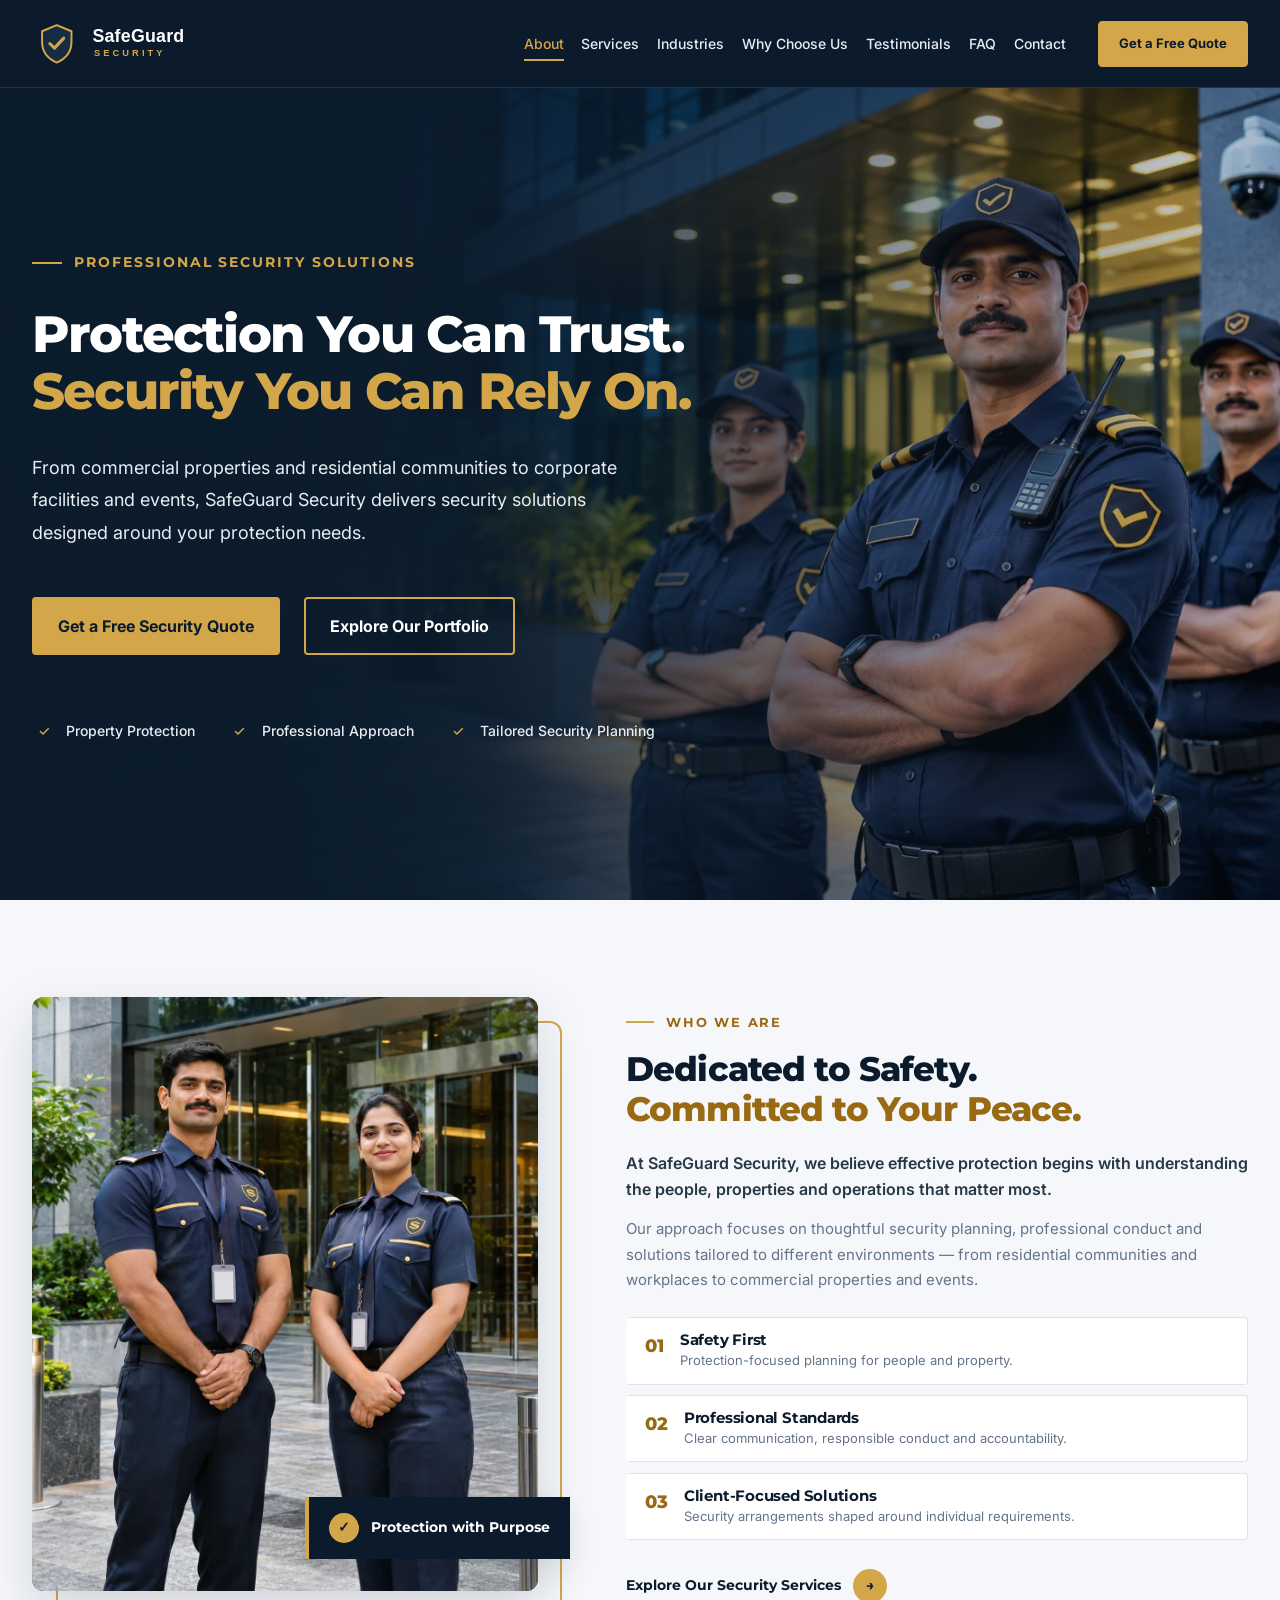
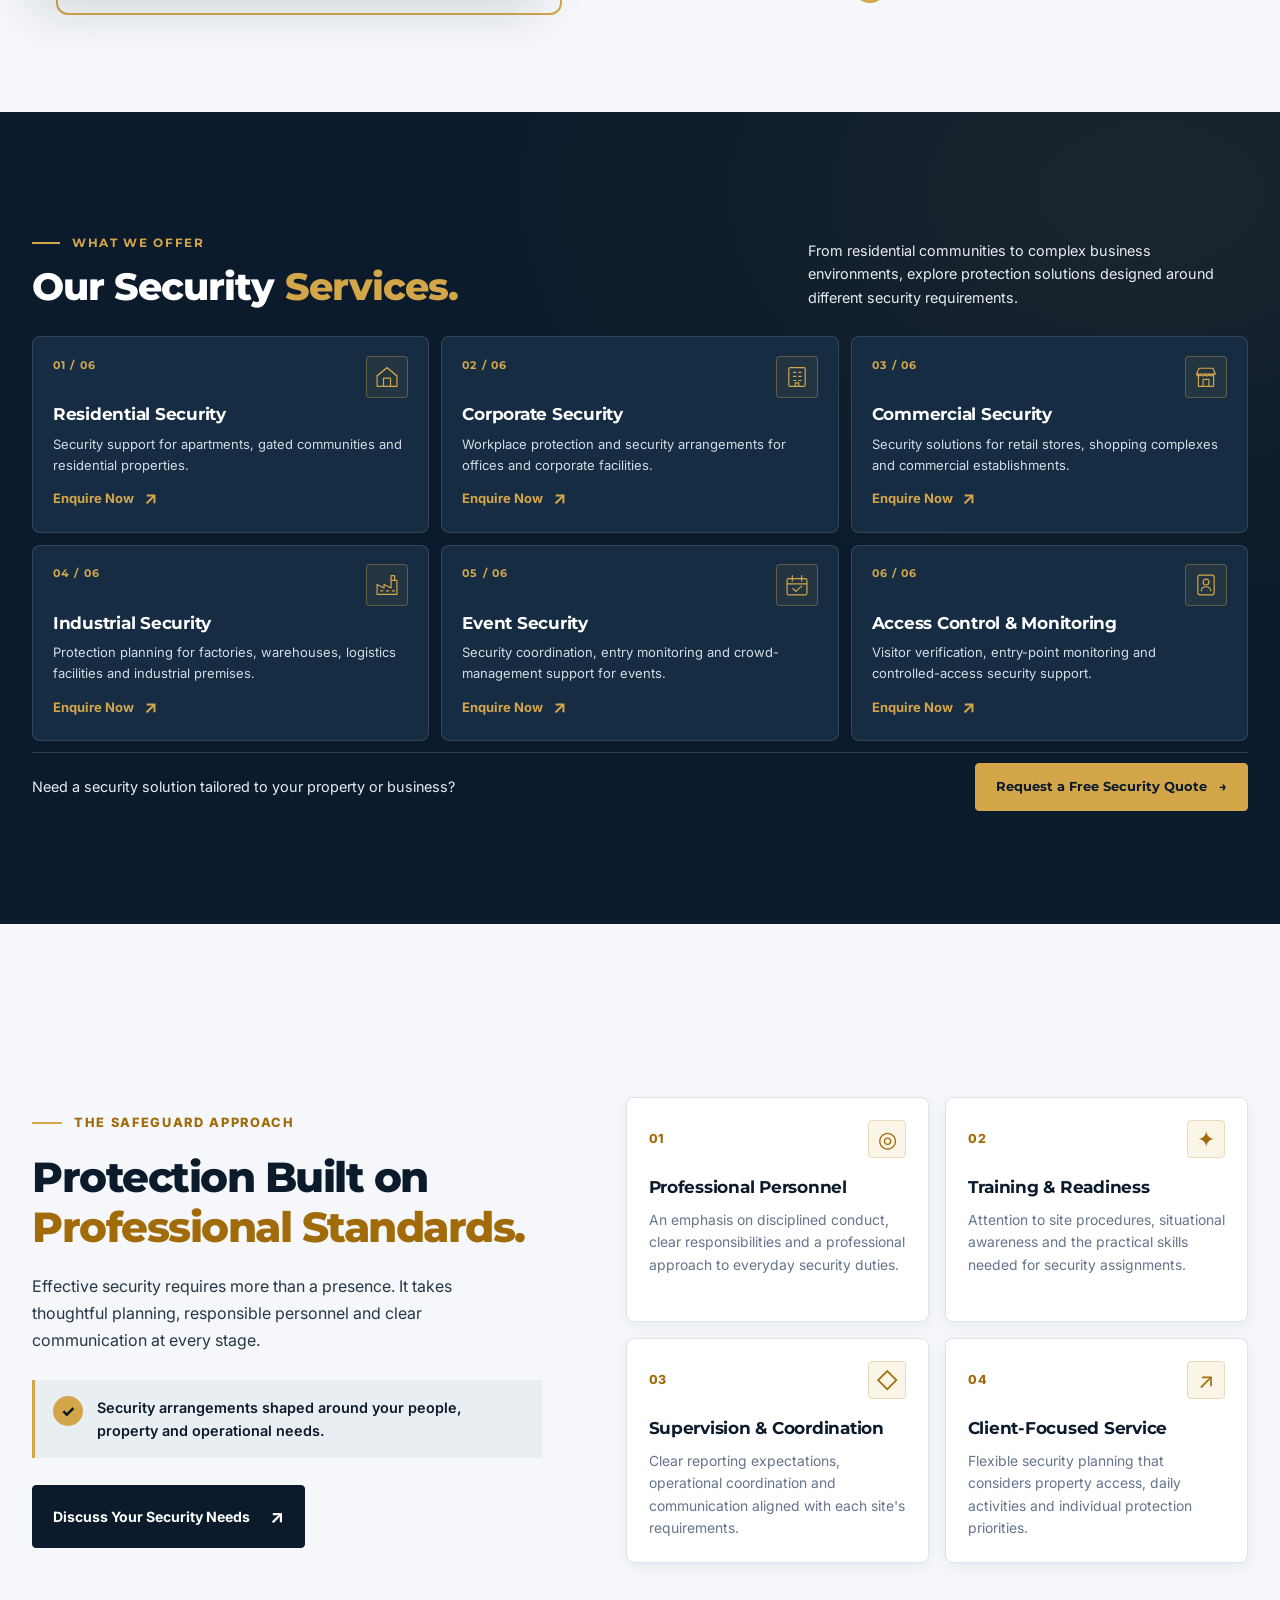
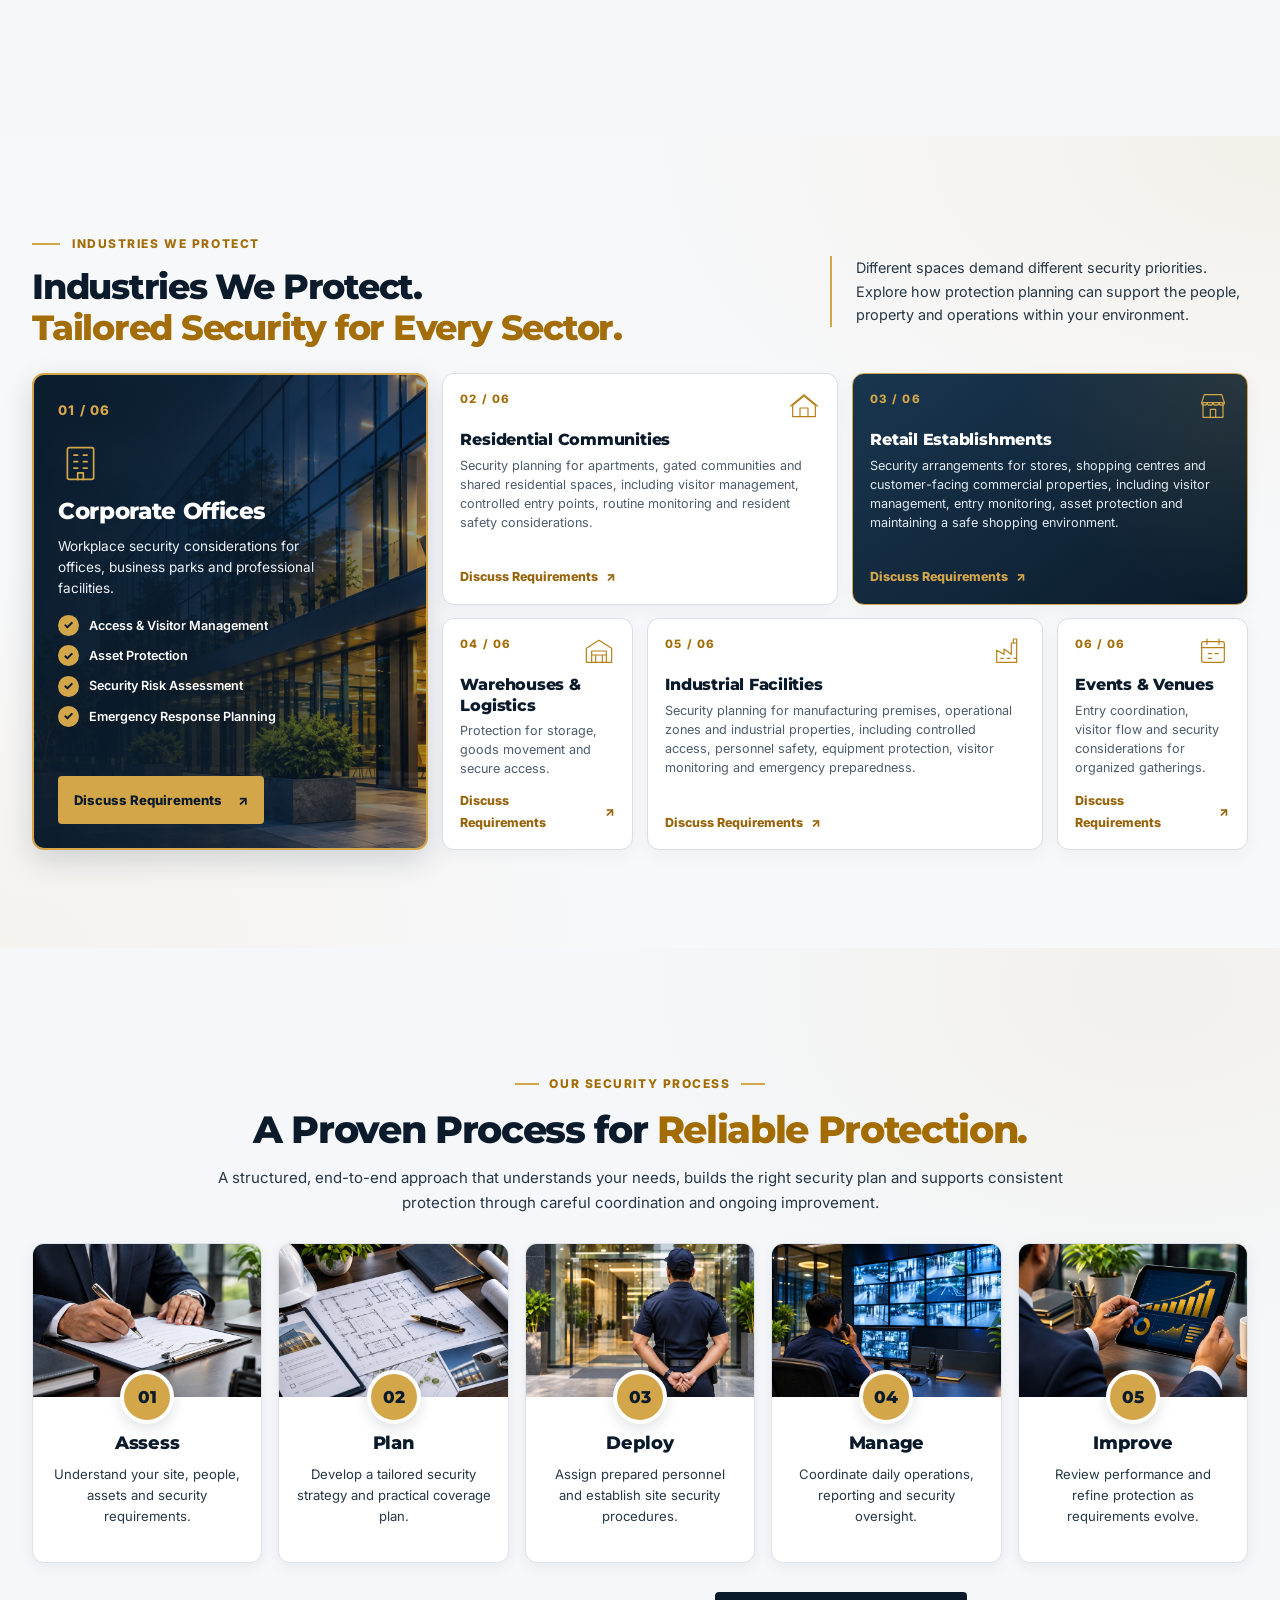
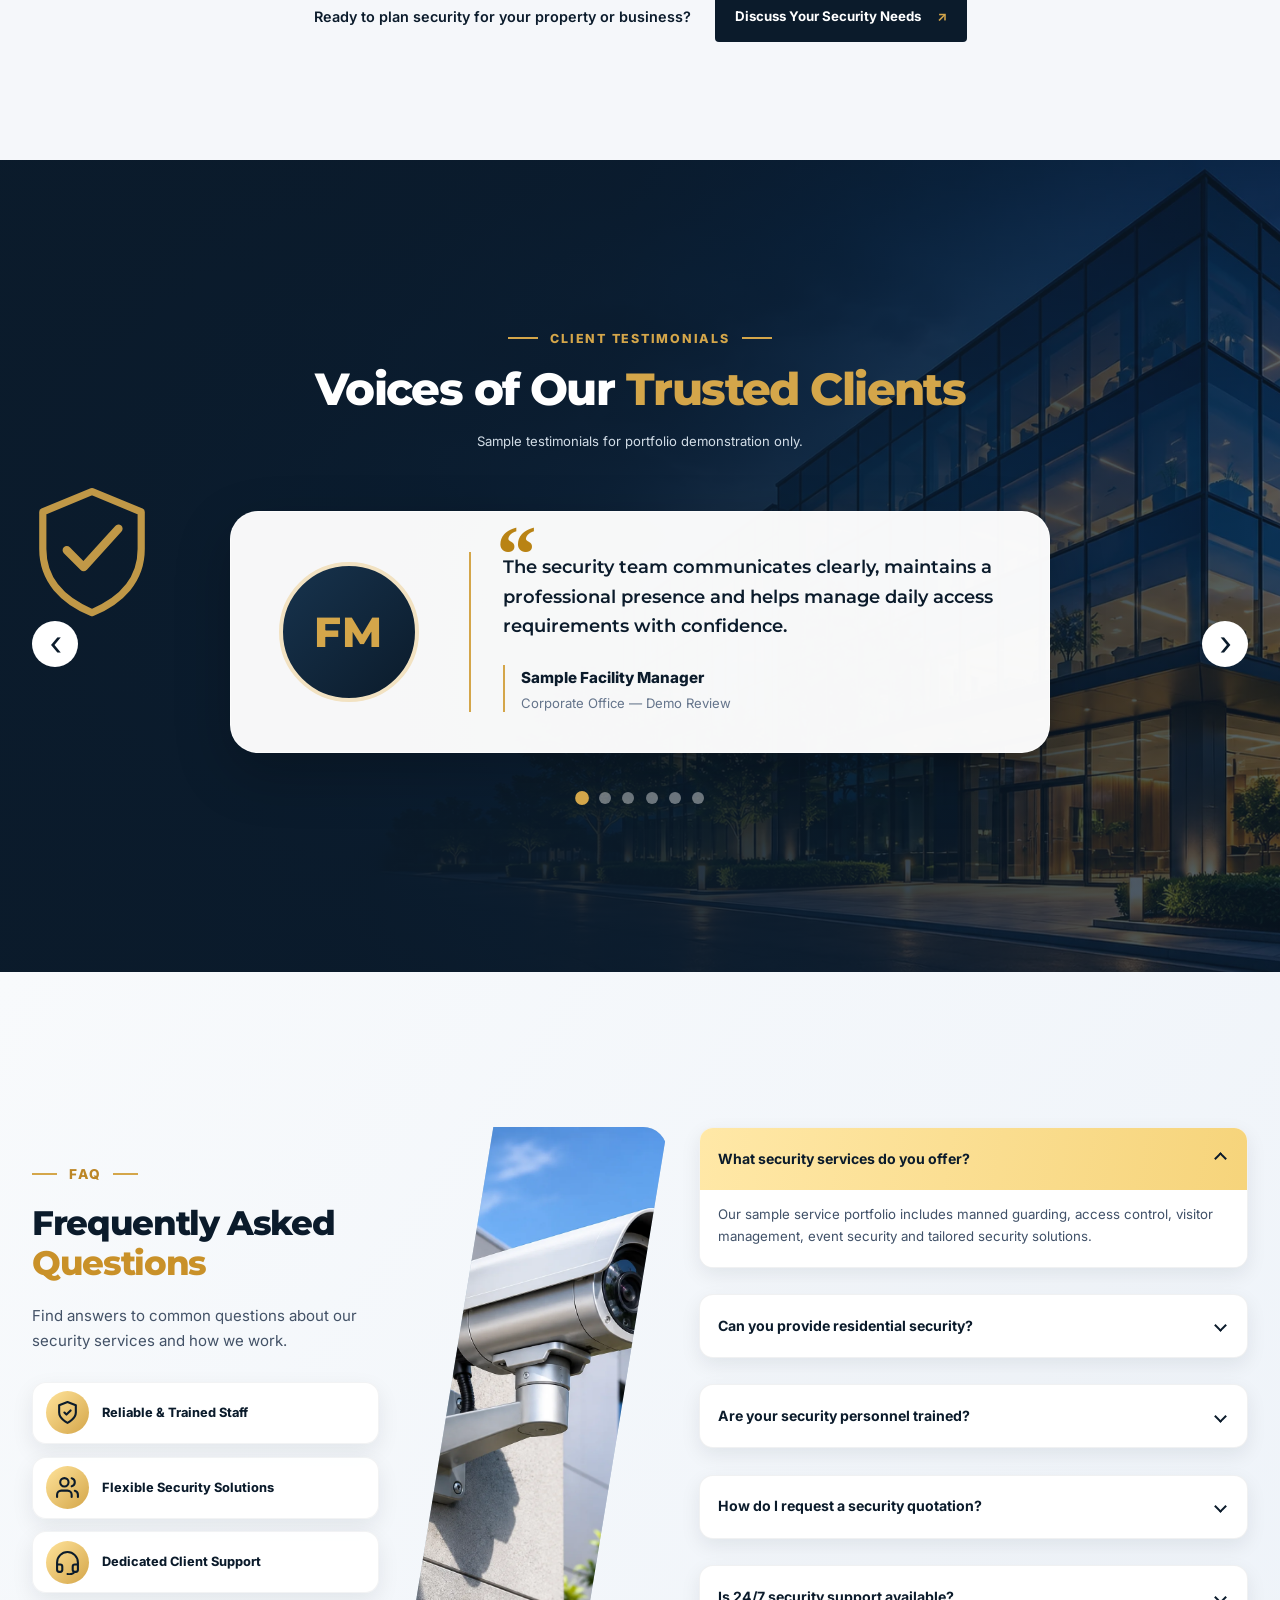
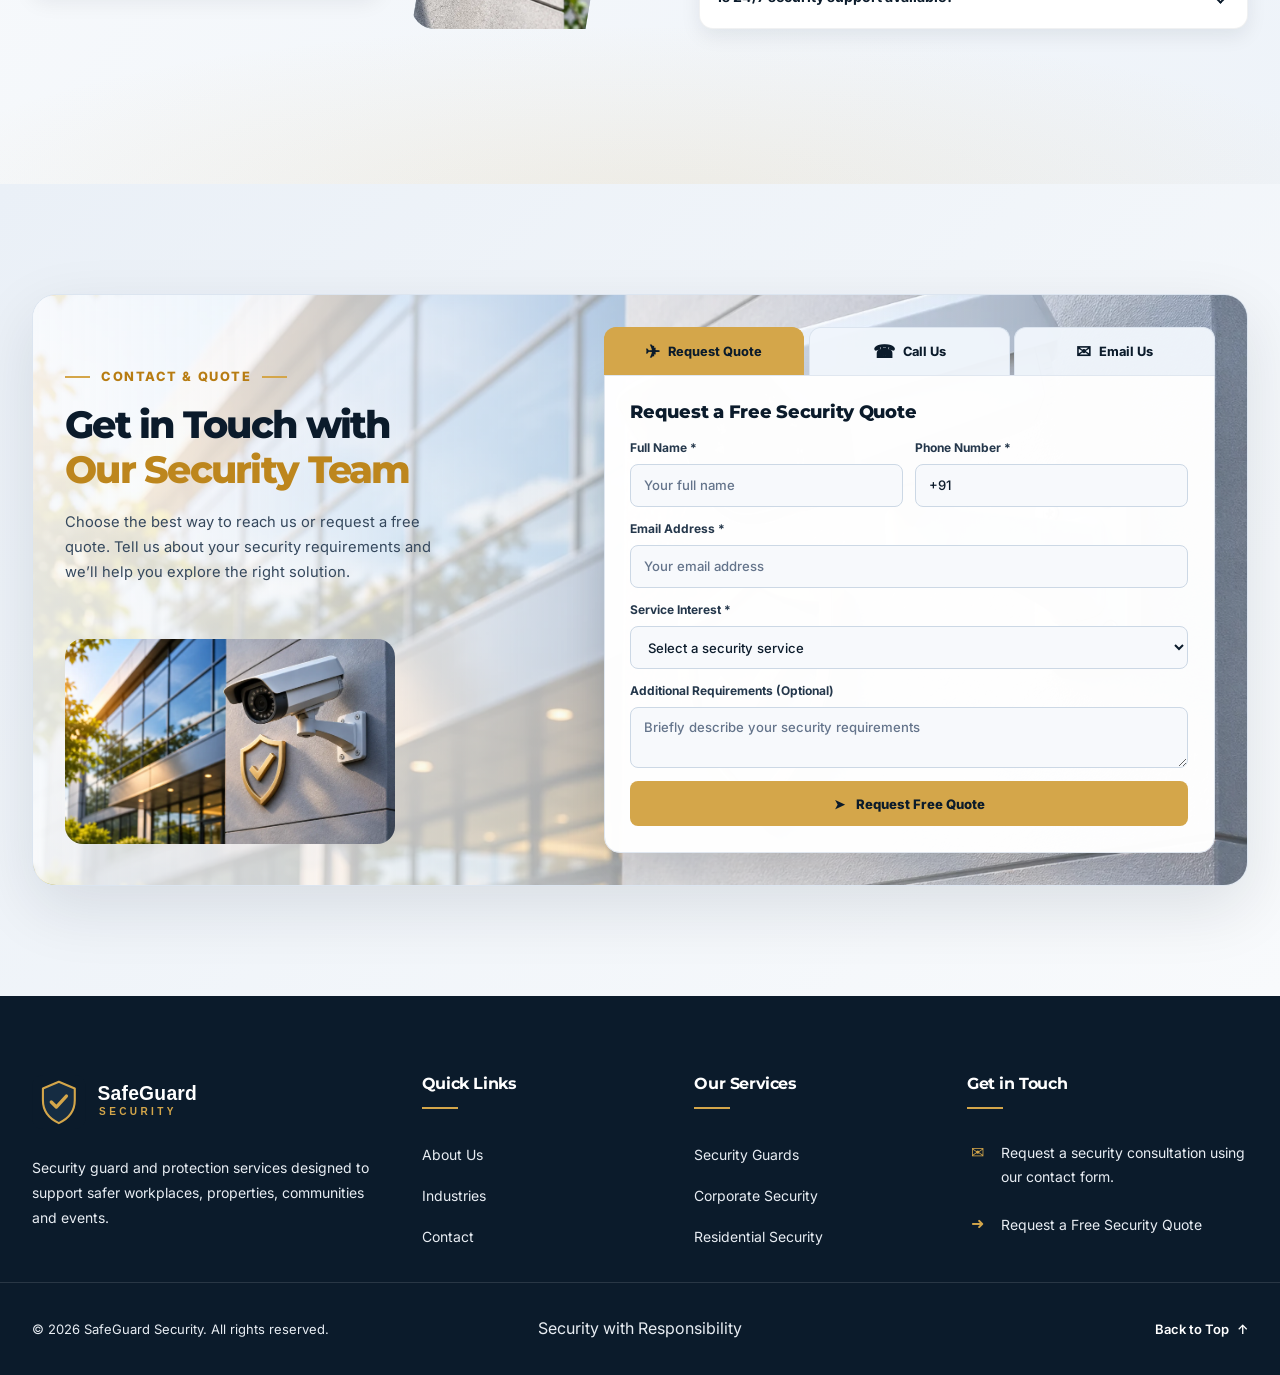
<file: index.html>
<!doctype html>
<html lang="en">
  <head>
    <!-- SEO Metadata Started -->
    <meta charset="UTF-8" />
    <meta name="viewport" content="width=device-width, initial-scale=1.0" />

    <title>SafeGuard Security | Security Guard & Protection Services</title>

    <meta
      name="description"
      content="Explore professional security guard, property protection, event security and corporate security solutions from SafeGuard Security. Request a free security quote."
    />

    <meta name="robots" content="index, follow" />
    <meta name="theme-color" content="#0B1B2B" />
    <meta name="color-scheme" content="light" />

    <!-- Update canonical and social URLs after the live domain is confirmed. -->
    <!-- SEO Metadata Ended -->

    <!-- Social Sharing Metadata Started -->
    <meta property="og:type" content="website" />
    <meta
      property="og:title"
      content="SafeGuard Security | Security Guard & Protection Services"
    />
    <meta
      property="og:description"
      content="Professional security solutions for businesses, properties, events and communities. Explore our services and request a free quote."
    />
    <meta property="og:site_name" content="SafeGuard Security" />

    <meta name="twitter:card" content="summary" />
    <meta
      name="twitter:title"
      content="SafeGuard Security | Security Guard & Protection Services"
    />
    <meta
      name="twitter:description"
      content="Explore professional security guard and protection services from SafeGuard Security."
    />
    <!-- Social Sharing Metadata Ended -->

    <!-- Font Loading Started -->
    <link rel="preconnect" href="https://fonts.googleapis.com" />
    <link rel="preconnect" href="https://fonts.gstatic.com" crossorigin />

    <link
      href="https://fonts.googleapis.com/css2?family=Inter:wght@400;500;600;700&family=Montserrat:wght@500;600;700;800&display=swap"
      rel="stylesheet"
    />
    <!-- Font Loading Ended -->

    <!-- Favicon Started -->
    <link
      rel="icon"
      type="image/svg+xml"
      href="assets/images/logo/favicon.svg"
    />
    <!-- Favicon Ended -->

    <!-- Stylesheets Started -->
    <link rel="stylesheet" href="assets/css/variables.css" />
    <link rel="stylesheet" href="assets/css/base.css" />
    <link rel="stylesheet" href="assets/css/layout.css" />
    <link rel="stylesheet" href="assets/css/header.css" />
    <link rel="stylesheet" href="assets/css/footer.css" />
    <link rel="stylesheet" href="assets/css/landing-page.css" />
    <link rel="stylesheet" href="assets/css/responsive.css" />
    <!-- Stylesheets Ended -->

    <!-- Analytics Readiness Started -->
    <!-- Add the verified GA4 measurement ID after analytics setup. -->
    <!-- Analytics Readiness Ended -->
  </head>

  <body>
    <!-- Accessibility Skip Link Started -->
    <a class="skip-link" href="#main-content"> Skip to main content </a>
    <!-- Accessibility Skip Link Ended -->

    <!-- ==================================================
     HEADER SECTION STARTED
================================================== -->
    <header class="site-header" id="site-header">
      <div class="container site-header__inner">
        <!-- Brand Logo Started -->
        <a
          class="site-header__brand"
          href="#home"
          aria-label="SafeGuard Security - Home"
        >
          <img
            class="site-header__logo"
            src="assets/images/logo/safeguard-logo.svg"
            alt="SafeGuard Security"
            width="240"
            height="52"
          />
        </a>
        <!-- Brand Logo Ended -->

        <!-- Primary Navigation Started -->
        <nav
          class="site-nav"
          id="primary-navigation"
          aria-label="Primary navigation"
        >
          <ul class="site-nav__list">
            <li>
              <a class="site-nav__link" href="#about">About</a>
            </li>

            <li>
              <a class="site-nav__link" href="#services">Services</a>
            </li>

            <li>
              <a class="site-nav__link" href="#industries">Industries</a>
            </li>

            <li>
              <a class="site-nav__link" href="#why-choose-us">
                Why Choose Us
              </a>
            </li>

            <li>
              <a class="site-nav__link" href="#testimonials"> Testimonials </a>
            </li>

            <li>
              <a class="site-nav__link" href="#faq">FAQ</a>
            </li>

            <li>
              <a class="site-nav__link" href="#contact">Contact</a>
            </li>
          </ul>
        </nav>
        <!-- Primary Navigation Ended -->

        <!-- Header Actions Started -->
        <div class="site-header__actions">
          <a class="site-header__cta" href="#contact"> Get a Free Quote </a>

          <button
            class="site-nav__toggle"
            type="button"
            aria-label="Open navigation menu"
            aria-controls="primary-navigation"
            aria-expanded="false"
          >
            <span class="site-nav__toggle-line"></span>
            <span class="site-nav__toggle-line"></span>
            <span class="site-nav__toggle-line"></span>
          </button>
        </div>
        <!-- Header Actions Ended -->
      </div>
    </header>
    <!-- ==================================================
     HEADER SECTION ENDED
================================================== -->

    <!-- ==================================================
         MAIN CONTENT STARTED
    ================================================== -->
    <main id="main-content">
      <!-- =================================================
     01. HOME (HERO) SECTION STARTED
================================================== -->

      <section class="hero" id="home" aria-labelledby="hero-title">
        <!-- Hero Background Started -->
        <div class="hero__background" aria-hidden="true">
          <img
            src="assets/images/hero/security-hero.webp"
            alt=""
            width="1920"
            height="1080"
            fetchpriority="high"
          />
        </div>

        <div class="hero__overlay" aria-hidden="true"></div>
        <!-- Hero Background Ended -->

        <div class="container">
          <div class="hero__content">
            <span class="hero__eyebrow"> Professional Security Solutions </span>

            <h1 class="hero__title" id="hero-title">
              Protection You Can Trust.
              <span class="hero__title-accent">
                Security You Can Rely On.
              </span>
            </h1>

            <p class="hero__description">
              From commercial properties and residential communities to
              corporate facilities and events, SafeGuard Security delivers
              security solutions designed around your protection needs.
            </p>

            <div class="hero__actions">
              <a class="btn btn--primary" href="#contact">
                Get a Free Security Quote
              </a>

              <a
                class="btn btn--outline"
                href="https://techglowsolutionsindia.github.io/techglow-solutions/"
                target="_blank"
                rel="noopener noreferrer"
              >
                Explore Our Portfolio
              </a>
            </div>

            <div class="hero__highlights" aria-label="Our security priorities">
              <span class="hero__highlight">
                <span class="hero__highlight-icon" aria-hidden="true">✓</span>
                Property Protection
              </span>

              <span class="hero__highlight">
                <span class="hero__highlight-icon" aria-hidden="true">✓</span>
                Professional Approach
              </span>

              <span class="hero__highlight">
                <span class="hero__highlight-icon" aria-hidden="true">✓</span>
                Tailored Security Planning
              </span>
            </div>
          </div>
        </div>
      </section>
      <!-- =================================================
     01. HOME (HERO) SECTION ENDED
================================================== -->

      <!-- =================================================
     02. ABOUT US SECTION STARTED
================================================== -->
      <section
        id="about"
        class="section about-section"
        aria-labelledby="about-title"
      >
        <div class="container">
          <div class="about-section__layout">
            <!-- About Visual Started -->
            <div class="about-section__visual">
              <div class="about-section__image-frame">
                <img
                  src="assets/images/about/security-team.webp"
                  alt="Professional security personnel standing outside a modern corporate building"
                  width="900"
                  height="1100"
                  loading="lazy"
                  decoding="async"
                />
              </div>

              <div class="about-section__image-accent" aria-hidden="true"></div>

              <div class="about-section__visual-label">
                <span
                  class="about-section__visual-label-icon"
                  aria-hidden="true"
                  >✓</span
                >
                <span>Protection with Purpose</span>
              </div>
            </div>
            <!-- About Visual Ended -->

            <!-- About Content Started -->
            <div class="about-section__content">
              <span class="about-section__eyebrow"> Who We Are </span>

              <h2 class="about-section__title" id="about-title">
                Dedicated to Safety.
                <span>Committed to Your Peace.</span>
              </h2>

              <p class="about-section__lead">
                At SafeGuard Security, we believe effective protection begins
                with understanding the people, properties and operations that
                matter most.
              </p>

              <p class="about-section__description">
                Our approach focuses on thoughtful security planning,
                professional conduct and solutions tailored to different
                environments — from residential communities and workplaces to
                commercial properties and events.
              </p>

              <!-- Security Commitments Started -->
              <div class="about-section__commitments">
                <div class="about-section__commitment">
                  <span class="about-section__commitment-number">01</span>
                  <div>
                    <h3>Safety First</h3>
                    <p>Protection-focused planning for people and property.</p>
                  </div>
                </div>

                <div class="about-section__commitment">
                  <span class="about-section__commitment-number">02</span>
                  <div>
                    <h3>Professional Standards</h3>
                    <p>
                      Clear communication, responsible conduct and
                      accountability.
                    </p>
                  </div>
                </div>

                <div class="about-section__commitment">
                  <span class="about-section__commitment-number">03</span>
                  <div>
                    <h3>Client-Focused Solutions</h3>
                    <p>
                      Security arrangements shaped around individual
                      requirements.
                    </p>
                  </div>
                </div>
              </div>
              <!-- Security Commitments Ended -->

              <a class="about-section__link" href="#services">
                Explore Our Security Services
                <span aria-hidden="true">→</span>
              </a>
            </div>
            <!-- About Content Ended -->
          </div>
        </div>
      </section>
      <!-- =================================================
     02. ABOUT US SECTION ENDED
================================================== -->

      <!-- =================================================
     03. OUR SECURITY SERVICES SECTION STARTED
================================================== -->
      <section
        id="services"
        class="section services-section"
        aria-labelledby="services-title"
      >
        <div class="container">
          <!-- Services Heading Started -->
          <div class="services-section__header">
            <div class="services-section__heading">
              <span class="services-section__eyebrow"> What We Offer </span>

              <h2 id="services-title" class="services-section__title">
                Our Security <span>Services.</span>
              </h2>
            </div>

            <p class="services-section__intro">
              From residential communities to complex business environments,
              explore protection solutions designed around different security
              requirements.
            </p>
          </div>
          <!-- Services Heading Ended -->

          <!-- Services Grid Started -->
          <div class="services-section__grid">
            <!-- Residential Security Started -->
            <article class="service-card">
              <div class="service-card__top">
                <span class="service-card__number">01 / 06</span>

                <span class="service-card__icon" aria-hidden="true">
                  <svg viewBox="0 0 48 48" fill="none">
                    <path d="M7 22L24 8L41 22V40H7V22Z" />
                    <path d="M18 40V26H30V40" />
                    <path d="M7 22L24 8L41 22" />
                  </svg>
                </span>
              </div>

              <h3 class="service-card__title">Residential Security</h3>

              <p class="service-card__description">
                Security support for apartments, gated communities and
                residential properties.
              </p>

              <a
                class="service-card__link"
                href="#contact"
                aria-label="Enquire about residential security"
              >
                Enquire Now <span aria-hidden="true">↗</span>
              </a>
            </article>
            <!-- Residential Security Ended -->

            <!-- Corporate Security Started -->
            <article class="service-card">
              <div class="service-card__top">
                <span class="service-card__number">02 / 06</span>

                <span class="service-card__icon" aria-hidden="true">
                  <svg viewBox="0 0 48 48" fill="none">
                    <rect x="10" y="8" width="28" height="32" rx="2" />
                    <path
                      d="M18 16H22M27 16H31M18 23H22M27 23H31M18 30H22M27 30H31"
                    />
                    <path d="M21 40V34H27V40" />
                  </svg>
                </span>
              </div>

              <h3 class="service-card__title">Corporate Security</h3>

              <p class="service-card__description">
                Workplace protection and security arrangements for offices and
                corporate facilities.
              </p>

              <a
                class="service-card__link"
                href="#contact"
                aria-label="Enquire about corporate security"
              >
                Enquire Now <span aria-hidden="true">↗</span>
              </a>
            </article>
            <!-- Corporate Security Ended -->

            <!-- Commercial Security Started -->
            <article class="service-card">
              <div class="service-card__top">
                <span class="service-card__number">03 / 06</span>

                <span class="service-card__icon" aria-hidden="true">
                  <svg viewBox="0 0 48 48" fill="none">
                    <path d="M8 19H40L36 9H12L8 19Z" />
                    <path d="M11 19V40H37V19" />
                    <path d="M19 40V28H29V40" />
                    <path
                      d="M8 19C8 23 15 23 15 19C15 23 22 23 22 19C22 23 29 23 29 19C29 23 36 23 36 19"
                    />
                  </svg>
                </span>
              </div>

              <h3 class="service-card__title">Commercial Security</h3>

              <p class="service-card__description">
                Security solutions for retail stores, shopping complexes and
                commercial establishments.
              </p>

              <a
                class="service-card__link"
                href="#contact"
                aria-label="Enquire about commercial security"
              >
                Enquire Now <span aria-hidden="true">↗</span>
              </a>
            </article>
            <!-- Commercial Security Ended -->

            <!-- Industrial Security Started -->
            <article class="service-card">
              <div class="service-card__top">
                <span class="service-card__number">04 / 06</span>

                <span class="service-card__icon" aria-hidden="true">
                  <svg viewBox="0 0 48 48" fill="none">
                    <path d="M7 40V23L19 29V23L31 29V16H41V40H7Z" />
                    <path d="M31 16V8H37V16" />
                    <path d="M13 34H17M23 34H27M33 34H37" />
                  </svg>
                </span>
              </div>

              <h3 class="service-card__title">Industrial Security</h3>

              <p class="service-card__description">
                Protection planning for factories, warehouses, logistics
                facilities and industrial premises.
              </p>

              <a
                class="service-card__link"
                href="#contact"
                aria-label="Enquire about industrial security"
              >
                Enquire Now <span aria-hidden="true">↗</span>
              </a>
            </article>
            <!-- Industrial Security Ended -->

            <!-- Event Security Started -->
            <article class="service-card">
              <div class="service-card__top">
                <span class="service-card__number">05 / 06</span>

                <span class="service-card__icon" aria-hidden="true">
                  <svg viewBox="0 0 48 48" fill="none">
                    <rect x="7" y="13" width="34" height="28" rx="3" />
                    <path d="M7 22H41M16 8V17M32 8V17" />
                    <path d="M17 30L22 35L32 26" />
                  </svg>
                </span>
              </div>

              <h3 class="service-card__title">Event Security</h3>

              <p class="service-card__description">
                Security coordination, entry monitoring and crowd-management
                support for events.
              </p>

              <a
                class="service-card__link"
                href="#contact"
                aria-label="Enquire about event security"
              >
                Enquire Now <span aria-hidden="true">↗</span>
              </a>
            </article>
            <!-- Event Security Ended -->

            <!-- Access Control Started -->
            <article class="service-card">
              <div class="service-card__top">
                <span class="service-card__number">06 / 06</span>

                <span class="service-card__icon" aria-hidden="true">
                  <svg viewBox="0 0 48 48" fill="none">
                    <rect x="10" y="7" width="28" height="34" rx="4" />
                    <circle cx="24" cy="19" r="5" />
                    <path d="M16 34C16 29 19 27 24 27C29 27 32 29 32 34" />
                  </svg>
                </span>
              </div>

              <h3 class="service-card__title">Access Control & Monitoring</h3>

              <p class="service-card__description">
                Visitor verification, entry-point monitoring and
                controlled-access security support.
              </p>

              <a
                class="service-card__link"
                href="#contact"
                aria-label="Enquire about access control and monitoring"
              >
                Enquire Now <span aria-hidden="true">↗</span>
              </a>
            </article>
            <!-- Access Control Ended -->
          </div>
          <!-- Services Grid Ended -->

          <!-- Services Bottom CTA Started -->
          <div class="services-section__bottom">
            <p>
              Need a security solution tailored to your property or business?
            </p>

            <a class="services-section__cta" href="#contact">
              Request a Free Security Quote
              <span aria-hidden="true">→</span>
            </a>
          </div>
          <!-- Services Bottom CTA Ended -->
        </div>
      </section>
      <!-- =================================================
     03. OUR SECURITY SERVICES SECTION ENDED
================================================== -->

      <!-- =================================================
     04. WHY CHOOSE US SECTION STARTED
================================================== -->
      <section
        id="why-choose-us"
        class="section why-choose-us-section"
        aria-labelledby="why-choose-us-title"
      >
        <div class="container">
          <div class="why-choose-us-section__layout">
            <!-- Why Choose Us Introduction Started -->
            <div class="why-choose-us-section__intro">
              <p class="why-choose-us-section__eyebrow">
                THE SAFEGUARD APPROACH
              </p>

              <h2 class="why-choose-us-section__title" id="why-choose-us-title">
                Protection Built on
                <span>Professional Standards.</span>
              </h2>

              <p class="why-choose-us-section__description">
                Effective security requires more than a presence. It takes
                thoughtful planning, responsible personnel and clear
                communication at every stage.
              </p>

              <div class="why-choose-us-section__statement">
                <span
                  class="why-choose-us-section__statement-icon"
                  aria-hidden="true"
                >
                  ✓
                </span>
                <p>
                  Security arrangements shaped around your people, property and
                  operational needs.
                </p>
              </div>

              <a class="why-choose-us-section__cta" href="#contact">
                Discuss Your Security Needs
                <span aria-hidden="true">↗</span>
              </a>
            </div>
            <!-- Why Choose Us Introduction Ended -->

            <!-- Why Choose Us Benefits Started -->
            <div class="why-choose-us-section__benefits">
              <article class="why-benefit">
                <div class="why-benefit__heading">
                  <span class="why-benefit__number">01</span>
                  <span class="why-benefit__symbol" aria-hidden="true">◎</span>
                </div>

                <h3>Professional Personnel</h3>
                <p>
                  An emphasis on disciplined conduct, clear responsibilities and
                  a professional approach to everyday security duties.
                </p>
              </article>

              <article class="why-benefit">
                <div class="why-benefit__heading">
                  <span class="why-benefit__number">02</span>
                  <span class="why-benefit__symbol" aria-hidden="true">✦</span>
                </div>

                <h3>Training &amp; Readiness</h3>
                <p>
                  Attention to site procedures, situational awareness and the
                  practical skills needed for security assignments.
                </p>
              </article>

              <article class="why-benefit">
                <div class="why-benefit__heading">
                  <span class="why-benefit__number">03</span>
                  <span class="why-benefit__symbol" aria-hidden="true">◇</span>
                </div>

                <h3>Supervision &amp; Coordination</h3>
                <p>
                  Clear reporting expectations, operational coordination and
                  communication aligned with each site's requirements.
                </p>
              </article>

              <article class="why-benefit">
                <div class="why-benefit__heading">
                  <span class="why-benefit__number">04</span>
                  <span class="why-benefit__symbol" aria-hidden="true">↗</span>
                </div>

                <h3>Client-Focused Service</h3>
                <p>
                  Flexible security planning that considers property access,
                  daily activities and individual protection priorities.
                </p>
              </article>
            </div>
            <!-- Why Choose Us Benefits Ended -->
          </div>
        </div>
      </section>
      <!-- =================================================
     04. WHY CHOOSE US SECTION ENDED
================================================== -->

      <!-- =================================================
     05. INDUSTRIES WE PROTECT SECTION STARTED
================================================== -->
      <section
        id="industries"
        class="section industries-section"
        aria-labelledby="industries-title"
      >
        <div class="container">
          <!-- Industries Heading Started -->
          <div class="industries-section__header">
            <div class="industries-section__heading">
              <p class="industries-section__eyebrow">INDUSTRIES WE PROTECT</p>

              <h2 id="industries-title" class="industries-section__title">
                Industries We Protect.
                <span>Tailored Security for Every Sector.</span>
              </h2>
            </div>

            <p class="industries-section__intro">
              Different spaces demand different security priorities. Explore how
              protection planning can support the people, property and
              operations within your environment.
            </p>
          </div>
          <!-- Industries Heading Ended -->

          <!-- Industries Grid Started -->
          <div class="industries-section__grid">
            <!-- Corporate Offices Featured Card Started -->
            <article class="industry-tile industry-tile--featured">
              <div class="industry-tile__content">
                <span class="industry-tile__number">01 / 06</span>

                <svg viewBox="0 0 48 48" fill="none" aria-hidden="true">
                  <rect x="10" y="7" width="28" height="34" rx="2" />
                  <path
                    d="M17 15h4m6 0h4M17 22h4m6 0h4M17 29h4m6 0h4M21 41v-7h6v7"
                  />
                </svg>

                <h3>Corporate Offices</h3>

                <p>
                  Workplace security considerations for offices, business parks
                  and professional facilities.
                </p>

                <ul class="industry-tile__features">
                  <li>Access &amp; Visitor Management</li>
                  <li>Asset Protection</li>
                  <li>Security Risk Assessment</li>
                  <li>Emergency Response Planning</li>
                </ul>

                <a
                  href="#contact"
                  class="industry-tile__featured-cta"
                  aria-label="Discuss corporate office security requirements"
                >
                  Discuss Requirements
                  <span aria-hidden="true">↗</span>
                </a>
              </div>
            </article>
            <!-- Corporate Offices Featured Card Ended -->

            <!-- Residential Communities Started -->
            <article class="industry-tile industry-tile--residential">
              <div class="industry-tile__top">
                <span class="industry-tile__number">02 / 06</span>
                <svg viewBox="0 0 48 48" fill="none" aria-hidden="true">
                  <path d="M7 23 24 9l17 14v17H7V23Z" />
                  <path d="M18 40V27h12v13M4 24l20-17 20 17" />
                </svg>
              </div>

              <h3>Residential Communities</h3>

              <p>
                Security planning for apartments, gated communities and shared
                residential spaces, including visitor management, controlled
                entry points, routine monitoring and resident safety
                considerations.
              </p>

              <a
                href="#contact"
                aria-label="Discuss residential community security requirements"
              >
                Discuss Requirements <span aria-hidden="true">↗</span>
              </a>
            </article>
            <!-- Residential Communities Ended -->

            <!-- Retail Establishments Started -->
            <article class="industry-tile industry-tile--retail">
              <div class="industry-tile__top">
                <span class="industry-tile__number">03 / 06</span>
                <svg viewBox="0 0 48 48" fill="none" aria-hidden="true">
                  <path d="M9 19h30v22H9V19ZM7 19l4-12h26l4 12" />
                  <path
                    d="M7 19c0 5 8 5 8 0 0 5 9 5 9 0 0 5 9 5 9 0 0 5 8 5 8 0M20 41V29h8v12"
                  />
                </svg>
              </div>

              <h3>Retail Establishments</h3>

              <p>
                Security arrangements for stores, shopping centres and
                customer-facing commercial properties, including visitor
                management, entry monitoring, asset protection and maintaining a
                safe shopping environment.
              </p>

              <a
                href="#contact"
                aria-label="Discuss retail establishment security requirements"
              >
                Discuss Requirements <span aria-hidden="true">↗</span>
              </a>
            </article>
            <!-- Retail Establishments Ended -->

            <!-- Warehouses and Logistics Started -->
            <article class="industry-tile industry-tile--warehouses">
              <div class="industry-tile__top">
                <span class="industry-tile__number">04 / 06</span>
                <svg viewBox="0 0 48 48" fill="none" aria-hidden="true">
                  <path d="M5 20 24 8l19 12v21H5V20Z" />
                  <path d="M13 41V24h22v17M13 30h22M19 30v11m10-11v11" />
                </svg>
              </div>

              <h3>Warehouses &amp; Logistics</h3>

              <p>Protection for storage, goods movement and secure access.</p>

              <a
                href="#contact"
                aria-label="Discuss warehouse and logistics security requirements"
              >
                Discuss Requirements <span aria-hidden="true">↗</span>
              </a>
            </article>
            <!-- Warehouses and Logistics Ended -->

            <!-- Industrial Facilities Started -->
            <article class="industry-tile industry-tile--industrial">
              <div class="industry-tile__top">
                <span class="industry-tile__number">05 / 06</span>
                <svg viewBox="0 0 48 48" fill="none" aria-hidden="true">
                  <path d="M7 41V23l11 6v-8l11 8V12h8v29H7Z" />
                  <path d="M13 35h4m6 0h4m6 0h4M32 12V6h5v6" />
                </svg>
              </div>

              <h3>Industrial Facilities</h3>

              <p>
                Security planning for manufacturing premises, operational zones
                and industrial properties, including controlled access,
                personnel safety, equipment protection, visitor monitoring and
                emergency preparedness.
              </p>

              <a
                href="#contact"
                aria-label="Discuss industrial facility security requirements"
              >
                Discuss Requirements <span aria-hidden="true">↗</span>
              </a>
            </article>
            <!-- Industrial Facilities Ended -->

            <!-- Events and Venues Started -->
            <article class="industry-tile industry-tile--events">
              <div class="industry-tile__top">
                <span class="industry-tile__number">06 / 06</span>
                <svg viewBox="0 0 48 48" fill="none" aria-hidden="true">
                  <rect x="7" y="10" width="34" height="31" rx="3" />
                  <path d="M15 6v8m18-8v8M7 19h34M17 28h5m5 0h5M17 35h5" />
                </svg>
              </div>

              <h3>Events &amp; Venues</h3>

              <p>
                Entry coordination, visitor flow and security considerations for
                organized gatherings.
              </p>

              <a
                href="#contact"
                aria-label="Discuss event and venue security requirements"
              >
                Discuss Requirements <span aria-hidden="true">↗</span>
              </a>
            </article>
            <!-- Events and Venues Ended -->
          </div>
          <!-- Industries Grid Ended -->
        </div>
      </section>
      <!-- =================================================
     05. INDUSTRIES WE PROTECT SECTION ENDED
================================================== -->

      <!-- =================================================
     06. OUR SECURITY PROCESS SECTION STARTED
================================================== -->
      <section
        id="process"
        class="section process-section"
        aria-labelledby="process-title"
      >
        <div class="container">
          <!-- Process Heading Started -->
          <div class="process-section__header">
            <p class="process-section__eyebrow">OUR SECURITY PROCESS</p>

            <h2 id="process-title" class="process-section__title">
              A Proven Process for
              <span>Reliable Protection.</span>
            </h2>

            <p class="process-section__intro">
              A structured, end-to-end approach that understands your needs,
              builds the right security plan and supports consistent protection
              through careful coordination and ongoing improvement.
            </p>
          </div>
          <!-- Process Heading Ended -->

          <!-- Process Steps Started -->
          <ol class="process-section__grid">
            <!-- Assess Started -->
            <li class="process-card">
              <div class="process-card__image">
                <img
                  src="assets/images/process/process-assess.webp"
                  alt="Security professional reviewing a site assessment checklist"
                  width="480"
                  height="300"
                  loading="lazy"
                  decoding="async"
                />
              </div>

              <div class="process-card__body">
                <span class="process-card__number" aria-hidden="true">01</span>
                <h3>Assess</h3>
                <p>
                  Understand your site, people, assets and security
                  requirements.
                </p>
              </div>
            </li>
            <!-- Assess Ended -->

            <!-- Plan Started -->
            <li class="process-card">
              <div class="process-card__image">
                <img
                  src="assets/images/process/process-plan.webp"
                  alt="Security planning documents and building layout on a desk"
                  width="480"
                  height="300"
                  loading="lazy"
                  decoding="async"
                />
              </div>

              <div class="process-card__body">
                <span class="process-card__number" aria-hidden="true">02</span>
                <h3>Plan</h3>
                <p>
                  Develop a tailored security strategy and practical coverage
                  plan.
                </p>
              </div>
            </li>
            <!-- Plan Ended -->

            <!-- Deploy Started -->
            <li class="process-card">
              <div class="process-card__image">
                <img
                  src="assets/images/process/process-deploy.webp"
                  alt="Uniformed security personnel preparing for deployment"
                  width="480"
                  height="300"
                  loading="lazy"
                  decoding="async"
                />
              </div>

              <div class="process-card__body">
                <span class="process-card__number" aria-hidden="true">03</span>
                <h3>Deploy</h3>
                <p>
                  Assign prepared personnel and establish site security
                  procedures.
                </p>
              </div>
            </li>
            <!-- Deploy Ended -->

            <!-- Manage Started -->
            <li class="process-card">
              <div class="process-card__image">
                <img
                  src="assets/images/process/process-manage.webp"
                  alt="Security control room displaying multiple surveillance feeds"
                  width="480"
                  height="300"
                  loading="lazy"
                  decoding="async"
                />
              </div>

              <div class="process-card__body">
                <span class="process-card__number" aria-hidden="true">04</span>
                <h3>Manage</h3>
                <p>
                  Coordinate daily operations, reporting and security oversight.
                </p>
              </div>
            </li>
            <!-- Manage Ended -->

            <!-- Improve Started -->
            <li class="process-card">
              <div class="process-card__image">
                <img
                  src="assets/images/process/process-improve.webp"
                  alt="Professional reviewing security performance charts on a tablet"
                  width="480"
                  height="300"
                  loading="lazy"
                  decoding="async"
                />
              </div>

              <div class="process-card__body">
                <span class="process-card__number" aria-hidden="true">05</span>
                <h3>Improve</h3>
                <p>
                  Review performance and refine protection as requirements
                  evolve.
                </p>
              </div>
            </li>
            <!-- Improve Ended -->
          </ol>
          <!-- Process Steps Ended -->

          <!-- Process Footer Started -->
          <div class="process-section__footer">
            <p>Ready to plan security for your property or business?</p>

            <a href="#contact" class="process-section__cta">
              Discuss Your Security Needs
              <span aria-hidden="true">↗</span>
            </a>
          </div>
          <!-- Process Footer Ended -->
        </div>
      </section>
      <!-- =================================================
     06. OUR SECURITY PROCESS SECTION ENDED
================================================== -->

      <!-- =================================================
     07. TESTIMONIALS SECTION STARTED
================================================== -->
      <section
        id="testimonials"
        class="section testimonials-section"
        aria-labelledby="testimonials-title"
      >
        <div class="container">
          <!-- Testimonials Heading Started -->
          <div class="testimonials-section__heading">
            <p class="testimonials-section__eyebrow">CLIENT TESTIMONIALS</p>

            <h2 id="testimonials-title" class="testimonials-section__title">
              Voices of Our <span>Trusted Clients</span>
            </h2>

            <p class="testimonials-section__notice">
              Sample testimonials for portfolio demonstration only.
            </p>
          </div>
          <!-- Testimonials Heading Ended -->

          <!-- Testimonials Carousel Started -->
          <div
            class="testimonials-carousel"
            role="region"
            aria-roledescription="carousel"
            aria-label="Sample client testimonials"
          >
            <!-- Decorative Shield Started -->
            <div class="testimonials-carousel__shield" aria-hidden="true">
              <svg viewBox="0 0 100 112" fill="none">
                <path
                  d="M50 6 91 23v31c0 26-17 43-41 53C26 97 9 80 9 54V23L50 6Z"
                  stroke="currentColor"
                  stroke-width="6"
                  stroke-linejoin="round"
                />
                <path
                  d="m29 55 14 14 29-32"
                  stroke="currentColor"
                  stroke-width="7"
                  stroke-linecap="round"
                  stroke-linejoin="round"
                />
              </svg>
            </div>
            <!-- Decorative Shield Ended -->

            <!-- Previous Button Started -->
            <button
              class="testimonials-carousel__arrow testimonials-carousel__arrow--prev"
              type="button"
              aria-label="Previous testimonial"
              aria-controls="testimonials-track"
            >
              <span aria-hidden="true">‹</span>
            </button>
            <!-- Previous Button Ended -->

            <!-- Testimonial Slides Started -->
            <div
              id="testimonials-track"
              class="testimonials-carousel__track"
              aria-live="polite"
              aria-atomic="true"
            >
              <!-- Testimonial 01 Started -->
              <article
                id="testimonial-slide-1"
                class="testimonial-slide is-active"
                role="group"
                aria-roledescription="slide"
                aria-label="1 of 3"
                aria-hidden="false"
              >
                <div class="testimonial-slide__avatar" aria-hidden="true">
                  <span>FM</span>
                </div>

                <div class="testimonial-slide__content">
                  <span
                    class="testimonial-slide__quote-mark"
                    aria-hidden="true"
                  >
                    “
                  </span>

                  <blockquote>
                    <p>
                      The security team communicates clearly, maintains a
                      professional presence and helps manage daily access
                      requirements with confidence.
                    </p>
                  </blockquote>

                  <div class="testimonial-slide__author">
                    <span class="testimonial-slide__author-name">
                      Sample Facility Manager
                    </span>
                    <span class="testimonial-slide__author-role">
                      Corporate Office — Demo Review
                    </span>
                  </div>
                </div>
              </article>
              <!-- Testimonial 01 Ended -->

              <!-- Testimonial 02 Started -->
              <article
                id="testimonial-slide-2"
                class="testimonial-slide"
                role="group"
                aria-roledescription="slide"
                aria-label="2 of 3"
                aria-hidden="true"
                hidden
              >
                <div class="testimonial-slide__avatar" aria-hidden="true">
                  <span>RM</span>
                </div>

                <div class="testimonial-slide__content">
                  <span
                    class="testimonial-slide__quote-mark"
                    aria-hidden="true"
                  >
                    “
                  </span>

                  <blockquote>
                    <p>
                      A thoughtful approach to visitor management and
                      residential safety makes everyday coordination easier,
                      more efficient and reliable for our community.
                    </p>
                  </blockquote>

                  <div class="testimonial-slide__author">
                    <span class="testimonial-slide__author-name">
                      Sample Resident Representative
                    </span>
                    <span class="testimonial-slide__author-role">
                      Residential Community — Demo Review
                    </span>
                  </div>
                </div>
              </article>
              <!-- Testimonial 02 Ended -->

              <!-- Testimonial 03 Started -->
              <article
                id="testimonial-slide-3"
                class="testimonial-slide"
                role="group"
                aria-roledescription="slide"
                aria-label="3 of 3"
                aria-hidden="true"
                hidden
              >
                <div class="testimonial-slide__avatar" aria-hidden="true">
                  <span>OM</span>
                </div>

                <div class="testimonial-slide__content">
                  <span
                    class="testimonial-slide__quote-mark"
                    aria-hidden="true"
                  >
                    “
                  </span>

                  <blockquote>
                    <p>
                      Clear security procedures, coordinated entry checks and
                      consistent communication support smoother, safer and more
                      efficient daily operations across our facility.
                    </p>
                  </blockquote>

                  <div class="testimonial-slide__author">
                    <span class="testimonial-slide__author-name">
                      Sample Operations Manager
                    </span>
                    <span class="testimonial-slide__author-role">
                      Industrial Facility — Demo Review
                    </span>
                  </div>
                </div>
              </article>
              <!-- Testimonial 03 Ended -->

              <!-- Testimonial 04 Started -->
              <article
                id="testimonial-slide-4"
                class="testimonial-slide"
                role="group"
                aria-roledescription="slide"
                aria-label="4 of 6"
                aria-hidden="true"
                hidden
              >
                <div class="testimonial-slide__avatar" aria-hidden="true">
                  <span>SM</span>
                </div>

                <div class="testimonial-slide__content">
                  <span
                    class="testimonial-slide__quote-mark"
                    aria-hidden="true"
                  >
                    “
                  </span>

                  <blockquote>
                    <p>
                      Professional security coordination, attentive staff and
                      organized visitor checks help maintain a welcoming, secure
                      environment throughout our shopping centre.
                    </p>
                  </blockquote>

                  <div class="testimonial-slide__author">
                    <span class="testimonial-slide__author-name">
                      Sample Store Manager
                    </span>
                    <span class="testimonial-slide__author-role">
                      Retail Establishment — Demo Review
                    </span>
                  </div>
                </div>
              </article>
              <!-- Testimonial 04 Ended -->

              <!-- Testimonial 05 Started -->
              <article
                id="testimonial-slide-5"
                class="testimonial-slide"
                role="group"
                aria-roledescription="slide"
                aria-label="5 of 6"
                aria-hidden="true"
                hidden
              >
                <div class="testimonial-slide__avatar" aria-hidden="true">
                  <span>WM</span>
                </div>

                <div class="testimonial-slide__content">
                  <span
                    class="testimonial-slide__quote-mark"
                    aria-hidden="true"
                  >
                    “
                  </span>

                  <blockquote>
                    <p>
                      Reliable access monitoring, clear reporting and
                      coordinated security support keep warehouse activities
                      organized, efficient and protected throughout daily
                      operations.
                    </p>
                  </blockquote>

                  <div class="testimonial-slide__author">
                    <span class="testimonial-slide__author-name">
                      Sample Warehouse Manager
                    </span>
                    <span class="testimonial-slide__author-role">
                      Warehouse &amp; Logistics — Demo Review
                    </span>
                  </div>
                </div>
              </article>
              <!-- Testimonial 05 Ended -->

              <!-- Testimonial 06 Started -->
              <article
                id="testimonial-slide-6"
                class="testimonial-slide"
                role="group"
                aria-roledescription="slide"
                aria-label="6 of 6"
                aria-hidden="true"
                hidden
              >
                <div class="testimonial-slide__avatar" aria-hidden="true">
                  <span>EC</span>
                </div>

                <div class="testimonial-slide__content">
                  <span
                    class="testimonial-slide__quote-mark"
                    aria-hidden="true"
                  >
                    “
                  </span>

                  <blockquote>
                    <p>
                      Effective entry coordination, professional security
                      personnel and clear communication help maintain orderly
                      guest movement and a safer experience throughout our
                      events.
                    </p>
                  </blockquote>

                  <div class="testimonial-slide__author">
                    <span class="testimonial-slide__author-name">
                      Sample Event Coordinator
                    </span>
                    <span class="testimonial-slide__author-role">
                      Events &amp; Venues — Demo Review
                    </span>
                  </div>
                </div>
              </article>
              <!-- Testimonial 06 Ended -->
            </div>
            <!-- Testimonial Slides Ended -->

            <!-- Next Button Started -->
            <button
              class="testimonials-carousel__arrow testimonials-carousel__arrow--next"
              type="button"
              aria-label="Next testimonial"
              aria-controls="testimonials-track"
            >
              <span aria-hidden="true">›</span>
            </button>
            <!-- Next Button Ended -->

            <!-- Carousel Pagination Started -->
            <div
              class="testimonials-carousel__pagination"
              role="group"
              aria-label="Choose a testimonial"
            >
              <button
                class="testimonials-carousel__dot is-active"
                type="button"
                aria-label="Show testimonial 1"
                aria-controls="testimonial-slide-1"
                aria-pressed="true"
              ></button>

              <button
                class="testimonials-carousel__dot"
                type="button"
                aria-label="Show testimonial 2"
                aria-controls="testimonial-slide-2"
                aria-pressed="false"
              ></button>

              <button
                class="testimonials-carousel__dot"
                type="button"
                aria-label="Show testimonial 3"
                aria-controls="testimonial-slide-3"
                aria-pressed="false"
              ></button>

              <button
                class="testimonials-carousel__dot"
                type="button"
                aria-label="Show testimonial 4"
                aria-controls="testimonial-slide-4"
                aria-pressed="false"
              ></button>

              <button
                class="testimonials-carousel__dot"
                type="button"
                aria-label="Show testimonial 5"
                aria-controls="testimonial-slide-5"
                aria-pressed="false"
              ></button>

              <button
                class="testimonials-carousel__dot"
                type="button"
                aria-label="Show testimonial 6"
                aria-controls="testimonial-slide-6"
                aria-pressed="false"
              ></button>
            </div>
            <!-- Carousel Pagination Ended -->
          </div>
          <!-- Testimonials Carousel Ended -->
        </div>
      </section>
      <!-- =================================================
     07. TESTIMONIALS SECTION ENDED
================================================== -->

      <!-- =================================================
     08. FREQUENTLY ASKED QUESTIONS SECTION STARTED
================================================== -->

      <section id="faq" class="section faq-section" aria-labelledby="faq-title">
        <div class="container">
          <div class="faq-section__layout">
            <!-- FAQ Introduction Started -->
            <div class="faq-section__intro">
              <p class="faq-section__eyebrow">FAQ</p>

              <h2 id="faq-title" class="faq-section__title">
                Frequently Asked <span>Questions</span>
              </h2>

              <p class="faq-section__description">
                Find answers to common questions about our security services and
                how we work.
              </p>

              <!-- FAQ Highlights Started -->
              <div class="faq-section__highlights">
                <div class="faq-section__highlight">
                  <span class="faq-section__highlight-icon" aria-hidden="true">
                    <svg
                      width="25"
                      height="25"
                      viewBox="0 0 24 24"
                      fill="none"
                      stroke="currentColor"
                      stroke-width="2"
                      stroke-linecap="round"
                      stroke-linejoin="round"
                    >
                      <path d="M12 22s8-4 8-10V5l-8-3-8 3v7c0 6 8 10 8 10Z" />
                      <path d="m9 12 2 2 4-4" />
                    </svg>
                  </span>
                  <span>Reliable &amp; Trained Staff</span>
                </div>

                <div class="faq-section__highlight">
                  <span class="faq-section__highlight-icon" aria-hidden="true">
                    <svg
                      width="25"
                      height="25"
                      viewBox="0 0 24 24"
                      fill="none"
                      stroke="currentColor"
                      stroke-width="2"
                      stroke-linecap="round"
                      stroke-linejoin="round"
                    >
                      <path d="M16 21v-2a4 4 0 0 0-4-4H6a4 4 0 0 0-4 4v2" />
                      <circle cx="9" cy="7" r="4" />
                      <path d="M22 21v-2a4 4 0 0 0-3-3.87" />
                      <path d="M16 3.13a4 4 0 0 1 0 7.75" />
                    </svg>
                  </span>
                  <span>Flexible Security Solutions</span>
                </div>

                <div class="faq-section__highlight">
                  <span class="faq-section__highlight-icon" aria-hidden="true">
                    <svg
                      width="25"
                      height="25"
                      viewBox="0 0 24 24"
                      fill="none"
                      stroke="currentColor"
                      stroke-width="2"
                      stroke-linecap="round"
                      stroke-linejoin="round"
                    >
                      <path
                        d="M3 14h2a2 2 0 0 1 2 2v3a2 2 0 0 1-2 2H4a2 2 0 0 1-2-2v-7a10 10 0 0 1 20 0v7a2 2 0 0 1-2 2h-1a2 2 0 0 1-2-2v-3a2 2 0 0 1 2-2h2"
                      />
                      <path d="M19 21a7 7 0 0 1-7 2" />
                    </svg>
                  </span>
                  <span>Dedicated Client Support</span>
                </div>
              </div>
              <!-- FAQ Highlights Ended -->
            </div>
            <!-- FAQ Introduction Ended -->

            <!-- FAQ Image Started -->
            <div class="faq-section__visual">
              <img
                src="assets/images/faq/faq-cctv-camera.webp"
                alt="Modern CCTV security camera installed on a commercial building"
                width="768"
                height="1024"
                loading="lazy"
                decoding="async"
              />
            </div>
            <!-- FAQ Image Ended -->

            <!-- FAQ Accordion Started -->
            <div class="faq-section__accordion">
              <!-- FAQ Item 01 Started -->
              <div class="faq-item is-open">
                <h3 class="faq-item__heading">
                  <button
                    class="faq-item__question"
                    type="button"
                    aria-expanded="true"
                    aria-controls="faq-answer-1"
                  >
                    <span>What security services do you offer?</span>
                    <span class="faq-item__chevron" aria-hidden="true"></span>
                  </button>
                </h3>

                <div id="faq-answer-1" class="faq-item__answer">
                  <p>
                    Our sample service portfolio includes manned guarding,
                    access control, visitor management, event security and
                    tailored security solutions.
                  </p>
                </div>
              </div>
              <!-- FAQ Item 01 Ended -->

              <!-- FAQ Item 02 Started -->
              <div class="faq-item">
                <h3 class="faq-item__heading">
                  <button
                    class="faq-item__question"
                    type="button"
                    aria-expanded="false"
                    aria-controls="faq-answer-2"
                  >
                    <span>Can you provide residential security?</span>
                    <span class="faq-item__chevron" aria-hidden="true"></span>
                  </button>
                </h3>

                <div id="faq-answer-2" class="faq-item__answer" hidden>
                  <p>
                    Residential security plans can include entrance monitoring,
                    visitor checks, patrol coordination and support tailored to
                    community requirements.
                  </p>
                </div>
              </div>
              <!-- FAQ Item 02 Ended -->

              <!-- FAQ Item 03 Started -->
              <div class="faq-item">
                <h3 class="faq-item__heading">
                  <button
                    class="faq-item__question"
                    type="button"
                    aria-expanded="false"
                    aria-controls="faq-answer-3"
                  >
                    <span>Are your security personnel trained?</span>
                    <span class="faq-item__chevron" aria-hidden="true"></span>
                  </button>
                </h3>

                <div id="faq-answer-3" class="faq-item__answer" hidden>
                  <p>
                    A professional security program should include staff
                    screening, appropriate training, site instructions and
                    ongoing supervision.
                  </p>
                </div>
              </div>
              <!-- FAQ Item 03 Ended -->

              <!-- FAQ Item 04 Started -->
              <div class="faq-item">
                <h3 class="faq-item__heading">
                  <button
                    class="faq-item__question"
                    type="button"
                    aria-expanded="false"
                    aria-controls="faq-answer-4"
                  >
                    <span>How do I request a security quotation?</span>
                    <span class="faq-item__chevron" aria-hidden="true"></span>
                  </button>
                </h3>

                <div id="faq-answer-4" class="faq-item__answer" hidden>
                  <p>
                    VVisit our Contact section and select Request Quote to
                    submit your security requirements online. You will receive
                    an email acknowledgement after your enquiry is recorded
                    successfully.
                  </p>
                </div>
              </div>
              <!-- FAQ Item 04 Ended -->

              <!-- FAQ Item 05 Started -->
              <div class="faq-item">
                <h3 class="faq-item__heading">
                  <button
                    class="faq-item__question"
                    type="button"
                    aria-expanded="false"
                    aria-controls="faq-answer-5"
                  >
                    <span>Is 24/7 security support available?</span>
                    <span class="faq-item__chevron" aria-hidden="true"></span>
                  </button>
                </h3>

                <div id="faq-answer-5" class="faq-item__answer" hidden>
                  <p>
                    Security coverage can be planned for daytime, overnight or
                    round-the-clock requirements, depending on the site,
                    staffing needs and agreed service arrangements.
                  </p>
                </div>
              </div>
              <!-- FAQ Item 05 Ended -->
            </div>
            <!-- FAQ Accordion Ended -->
          </div>
        </div>
      </section>
      <!-- =================================================
     08. FREQUENTLY ASKED QUESTIONS SECTION ENDED
================================================== -->

      <!-- =================================================
     09. REQUEST A FREE SECURITY QUOTE & CONTACT SECTION STARTED
================================================== -->
      <section
        id="contact"
        class="section contact-section"
        aria-labelledby="contact-title"
      >
        <div class="container">
          <div class="contact-section__layout">
            <!-- Contact Introduction Started -->
            <div class="contact-section__intro">
              <p class="contact-section__eyebrow">Contact &amp; Quote</p>

              <h2 id="contact-title" class="contact-section__title">
                Get in Touch with
                <span>Our Security Team</span>
              </h2>

              <p class="contact-section__description">
                Choose the best way to reach us or request a free quote. Tell us
                about your security requirements and we’ll help you explore the
                right solution.
              </p>

              <div class="contact-section__visual" aria-hidden="true">
                <img
                  src="assets/images/contact/security-contact.webp"
                  alt=""
                  width="720"
                  height="520"
                  loading="lazy"
                  decoding="async"
                />
              </div>
            </div>
            <!-- Contact Introduction Ended -->

            <!-- Interactive Contact Panel Started -->
            <div class="contact-panel">
              <!-- Contact Tabs Started -->
              <div
                class="contact-panel__tabs"
                role="tablist"
                aria-label="Contact options"
              >
                <button
                  id="contact-tab-quote"
                  class="contact-panel__tab is-active"
                  type="button"
                  role="tab"
                  aria-selected="true"
                  aria-controls="contact-panel-quote"
                  tabindex="0"
                  data-contact-tab="quote"
                >
                  <span aria-hidden="true">✈</span>
                  Request Quote
                </button>

                <button
                  id="contact-tab-call"
                  class="contact-panel__tab"
                  type="button"
                  role="tab"
                  aria-selected="false"
                  aria-controls="contact-panel-call"
                  tabindex="-1"
                  data-contact-tab="call"
                >
                  <span aria-hidden="true">☎</span>
                  Call Us
                </button>

                <button
                  id="contact-tab-email"
                  class="contact-panel__tab"
                  type="button"
                  role="tab"
                  aria-selected="false"
                  aria-controls="contact-panel-email"
                  tabindex="-1"
                  data-contact-tab="email"
                >
                  <span aria-hidden="true">✉</span>
                  Email Us
                </button>
              </div>
              <!-- Contact Tabs Ended -->

              <!-- Quote Tab Started -->
              <div
                id="contact-panel-quote"
                class="contact-panel__content"
                role="tabpanel"
                aria-labelledby="contact-tab-quote"
                data-contact-panel="quote"
              >
                <h3 class="contact-panel__heading">
                  Request a Free Security Quote
                </h3>

                <form id="security-quote-form" class="contact-form">
                  <div class="contact-form__grid">
                    <div class="contact-form__field">
                      <label for="quote-name"
                        >Full Name <span aria-hidden="true">*</span></label
                      >
                      <input
                        id="quote-name"
                        name="name"
                        type="text"
                        autocomplete="name"
                        placeholder="Your full name"
                        maxlength="100"
                        required
                      />
                    </div>

                    <div class="contact-form__field">
                      <label for="quote-phone"
                        >Phone Number <span aria-hidden="true">*</span></label
                      >
                      <input
                        id="quote-phone"
                        name="phone"
                        type="tel"
                        autocomplete="tel"
                        inputmode="tel"
                        placeholder="Your phone number"
                        minlength="10"
                        maxlength="20"
                        required
                      />
                    </div>

                    <div class="contact-form__field contact-form__field--full">
                      <label for="quote-email"
                        >Email Address <span aria-hidden="true">*</span></label
                      >
                      <input
                        id="quote-email"
                        name="email"
                        type="email"
                        autocomplete="email"
                        placeholder="Your email address"
                        maxlength="254"
                        required
                      />
                    </div>

                    <div class="contact-form__field contact-form__field--full">
                      <label for="quote-service"
                        >Service Interest
                        <span aria-hidden="true">*</span></label
                      >
                      <select id="quote-service" name="service" required>
                        <option value="" selected disabled>
                          Select a security service
                        </option>
                        <option value="Residential Security">
                          Residential Security
                        </option>
                        <option value="Corporate Security">
                          Corporate Security
                        </option>
                        <option value="Commercial Security">
                          Commercial Security
                        </option>
                        <option value="Industrial Security">
                          Industrial Security
                        </option>
                        <option value="Event Security">Event Security</option>
                        <option value="Access Control & Monitoring">
                          Access Control &amp; Monitoring
                        </option>
                        <option value="Other Security Requirements">
                          Other Security Requirements
                        </option>
                      </select>
                    </div>

                    <div class="contact-form__field contact-form__field--full">
                      <label for="quote-message"
                        >Additional Requirements <span>(Optional)</span></label
                      >
                      <textarea
                        id="quote-message"
                        name="message"
                        rows="2"
                        maxlength="1000"
                        placeholder="Briefly describe your security requirements"
                      ></textarea>
                    </div>
                  </div>

                  <button class="contact-form__submit" type="submit">
                    <span aria-hidden="true">➤</span>
                    Request Free Quote
                  </button>

                  <p
                    class="contact-form__status"
                    role="status"
                    aria-live="polite"
                  ></p>
                </form>
              </div>
              <!-- Quote Tab Ended -->

              <!-- Call Tab Started -->
              <div
                id="contact-panel-call"
                class="contact-panel__content"
                role="tabpanel"
                aria-labelledby="contact-tab-call"
                data-contact-panel="call"
                hidden
              >
                <div class="contact-panel__alternative">
                  <span
                    class="contact-panel__alternative-icon"
                    aria-hidden="true"
                    >☎</span
                  >

                  <h3>Prefer to Speak with Us?</h3>

                  <p>
                    Contact our team to discuss your property, security
                    requirements, and available service options.
                  </p>

                  <p class="contact-panel__notice">
                    Business phone details will be available once configured.
                  </p>
                </div>
              </div>
              <!-- Call Tab Ended -->

              <!-- Email Tab Started -->
              <div
                id="contact-panel-email"
                class="contact-panel__content"
                role="tabpanel"
                aria-labelledby="contact-tab-email"
                data-contact-panel="email"
                hidden
              >
                <div class="contact-panel__alternative">
                  <span
                    class="contact-panel__alternative-icon"
                    aria-hidden="true"
                    >✉</span
                  >

                  <h3>Send Us an Email</h3>

                  <p>
                    Share your questions or security requirements with our team.
                    Include your property type and preferred contact details.
                  </p>

                  <p class="contact-panel__notice">
                    Business email details will be available once configured.
                  </p>
                </div>
              </div>
              <!-- Email Tab Ended -->
            </div>
            <!-- Interactive Contact Panel Ended -->
          </div>
        </div>
      </section>
      <!-- =================================================
     09. REQUEST A FREE SECURITY QUOTE & CONTACT SECTION ENDED
================================================== -->
    </main>
    <!-- ==================================================
         MAIN CONTENT ENDED
    ================================================== -->

    <!-- ==================================================
         FOOTER SECTION STARTED
    ================================================== -->

    <footer class="site-footer" id="site-footer">
      <div class="container">
        <div class="site-footer__main">
          <!-- Footer Brand Started -->
          <div class="site-footer__column">
            <a
              class="site-footer__brand"
              href="#home"
              aria-label="SafeGuard Security - Back to home"
            >
              <img
                class="site-footer__logo"
                src="assets/images/logo/safeguard-logo.svg"
                alt="SafeGuard Security"
                width="260"
                height="58"
                loading="lazy"
              />
            </a>

            <p class="site-footer__description">
              Security guard and protection services designed to support safer
              workplaces, properties, communities and events.
            </p>
          </div>
          <!-- Footer Brand Ended -->

          <!-- Footer Quick Links Started -->
          <div class="site-footer__column">
            <h2 class="site-footer__heading">Quick Links</h2>

            <ul class="site-footer__links">
              <li><a class="site-footer__link" href="#about">About Us</a></li>
              <li>
                <a class="site-footer__link" href="#industries">Industries</a>
              </li>
              <li><a class="site-footer__link" href="#contact">Contact</a></li>
            </ul>
          </div>
          <!-- Footer Quick Links Ended -->

          <!-- Footer Services Started -->
          <div class="site-footer__column">
            <h2 class="site-footer__heading">Our Services</h2>

            <ul class="site-footer__links">
              <li>
                <a class="site-footer__link" href="#services"
                  >Security Guards</a
                >
              </li>
              <li>
                <a class="site-footer__link" href="#services"
                  >Corporate Security</a
                >
              </li>
              <li>
                <a class="site-footer__link" href="#services"
                  >Residential Security</a
                >
              </li>
            </ul>
          </div>
          <!-- Footer Services Ended -->

          <!-- Footer Contact Started -->
          <div class="site-footer__column">
            <h2 class="site-footer__heading">Get in Touch</h2>

            <address class="site-footer__contact">
              <div class="site-footer__contact-item">
                <span class="site-footer__contact-icon" aria-hidden="true"
                  >✉</span
                >
                <span class="site-footer__contact-text">
                  Request a security consultation using our contact form.
                </span>
              </div>

              <div class="site-footer__contact-item">
                <span class="site-footer__contact-icon" aria-hidden="true"
                  >➜</span
                >
                <span class="site-footer__contact-text">
                  <a href="#contact">Request a Free Security Quote</a>
                </span>
              </div>
            </address>
          </div>
          <!-- Footer Contact Ended -->
        </div>
      </div>

      <!-- Footer Bottom Started -->
      <div class="site-footer__bottom">
        <div class="container site-footer__bottom-inner">
          <p class="site-footer__copyright">
            &copy; <span data-current-year>2026</span>
            SafeGuard Security. All rights reserved.
          </p>

          <div class="site-footer__legal">
            <span>Security with Responsibility</span>
          </div>

          <a class="site-footer__back-top" href="#home">
            Back to Top
            <span aria-hidden="true">↑</span>
          </a>
        </div>
      </div>
      <!-- Footer Bottom Ended -->
    </footer>

    <!-- ==================================================
         FOOTER SECTION ENDED
    ================================================== -->

    <!-- JavaScript Started -->
    <script src="assets/js/main.js" defer></script>
    <script src="assets/js/landing-page.js" defer></script>
    <!-- JavaScript Ended -->
  </body>
</html>
</file>
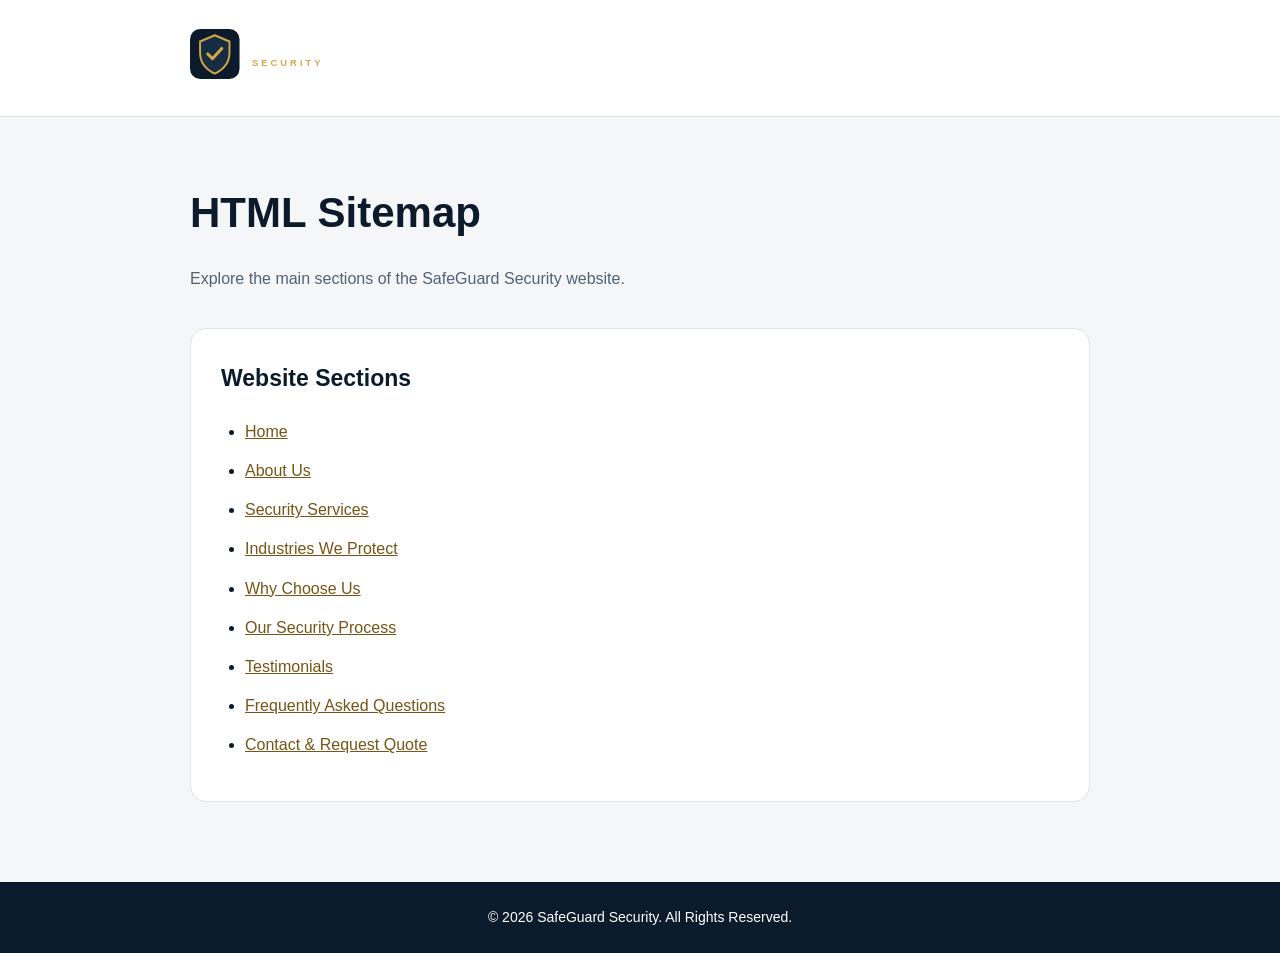
<file: sitemap.html>
<!doctype html>
<html lang="en">
  <head>
    <meta charset="UTF-8" />
    <meta name="viewport" content="width=device-width, initial-scale=1.0" />

    <title>HTML Sitemap | SafeGuard Security</title>

    <meta
      name="description"
      content="Explore SafeGuard Security's services, industries, security process, testimonials, frequently asked questions and contact options."
    />

    <meta name="robots" content="noindex, follow" />
    <meta name="theme-color" content="#0B1B2B" />

    <link
      rel="icon"
      type="image/svg+xml"
      href="assets/images/logo/favicon.svg"
    />

    <style>
      :root {
        color-scheme: light;
        font-family: Arial, Helvetica, sans-serif;
      }

      * {
        box-sizing: border-box;
      }

      body {
        margin: 0;
        background: #f4f6f8;
        color: #0b1b2b;
        line-height: 1.7;
      }

      .container {
        width: min(100% - 40px, 900px);
        margin: 0 auto;
      }

      header {
        padding: 24px 0;
        background: #ffffff;
        border-bottom: 1px solid #dce3ea;
      }

      .brand {
        display: inline-flex;
        align-items: center;
        text-decoration: none;
      }

      .brand img {
        display: block;
        width: auto;
        max-width: 240px;
        height: 60px;
        object-fit: contain;
      }

      main {
        padding: 60px 0 80px;
      }

      h1 {
        margin: 0 0 12px;
        font-size: clamp(30px, 5vw, 42px);
      }

      .intro {
        margin-bottom: 36px;
        color: #526273;
      }

      .sitemap-card {
        padding: 30px;
        background: #ffffff;
        border: 1px solid #dce3ea;
        border-radius: 16px;
      }

      h2 {
        margin: 0 0 20px;
        font-size: 23px;
      }

      ul {
        margin: 0;
        padding-left: 24px;
      }

      li {
        margin-bottom: 12px;
      }

      a {
        color: #765515;
      }

      a:hover,
      a:focus-visible {
        color: #0b1b2b;
        text-decoration: underline;
      }

      footer {
        padding: 24px 0;
        background: #0b1b2b;
        color: #ffffff;
        text-align: center;
        font-size: 14px;
      }

      @media (max-width: 600px) {
        main {
          padding: 40px 0 60px;
        }

        .sitemap-card {
          padding: 22px;
        }
      }
    </style>
  </head>

  <body>
    <!-- Header Started -->
    <header>
      <div class="container">
        <a
          href="index.html#home"
          class="brand"
          aria-label="SafeGuard Security - Home"
        >
          <img
            src="assets/images/logo/safeguard-logo.svg"
            alt="SafeGuard Security"
            width="240"
            height="60"
          />
        </a>
      </div>
    </header>
    <!-- Header Ended -->

    <!-- Sitemap Main Started -->
    <main class="container">
      <h1>HTML Sitemap</h1>

      <p class="intro">
        Explore the main sections of the SafeGuard Security website.
      </p>

      <section class="sitemap-card" aria-labelledby="sitemap-heading">
        <h2 id="sitemap-heading">Website Sections</h2>

        <ul>
          <li><a href="index.html#home">Home</a></li>
          <li><a href="index.html#about">About Us</a></li>
          <li><a href="index.html#services">Security Services</a></li>
          <li><a href="index.html#industries">Industries We Protect</a></li>
          <li><a href="index.html#why-choose-us">Why Choose Us</a></li>
          <li><a href="index.html#process">Our Security Process</a></li>
          <li><a href="index.html#testimonials">Testimonials</a></li>
          <li><a href="index.html#faq">Frequently Asked Questions</a></li>
          <li><a href="index.html#contact">Contact &amp; Request Quote</a></li>
        </ul>
      </section>
    </main>
    <!-- Sitemap Main Ended -->

    <!-- Footer Started -->
    <footer>
      <div class="container">
        &copy; 2026 SafeGuard Security. All Rights Reserved.
      </div>
    </footer>
    <!-- Footer Ended -->
  </body>
</html>
</file>
<file: assets/css/variables.css>
/* ==================================================
   SAFEGUARD SECURITY - GLOBAL DESIGN SYSTEM STARTED
================================================== */

:root {
  /* Typography Started */
  --font-heading: "Montserrat", sans-serif;
  --font-body: "Inter", sans-serif;

  --font-weight-regular: 400;
  --font-weight-medium: 500;
  --font-weight-semibold: 600;
  --font-weight-bold: 700;
  --font-weight-extrabold: 800;

  --font-size-xs: 0.75rem;
  --font-size-sm: 0.875rem;
  --font-size-base: 1rem;
  --font-size-lg: 1.125rem;
  --font-size-xl: 1.25rem;

  --font-size-h1: clamp(2.5rem, 4.5vw, 4.75rem);
  --font-size-h2: clamp(2rem, 3.2vw, 3.5rem);
  --font-size-h3: clamp(1.375rem, 2vw, 1.75rem);

  --line-height-body: 1.7;
  --line-height-heading: 1.15;
  /* Typography Ended */

  /* Brand Colors Started */
  --color-primary: #0b1b2b;
  --color-secondary: #152c42;
  --color-accent: #d4a64a;
  --color-accent-hover: #e4b85f;

  --color-white: #ffffff;
  --color-background: #f5f7fa;
  --color-surface: #ffffff;
  --color-surface-dark: #102235;

  --color-text: #263746;
  --color-text-muted: #64748b;
  --color-text-light: #e8edf3;
  --color-border: #dce3ea;

  --color-success: #167347;
  --color-error: #b42318;
  /* Brand Colors Ended */

  /* Layout Started */
  --container-max-width: 1280px;
  --container-padding: clamp(1rem, 3vw, 2rem);

  --header-height: 88px;

  --section-padding-y: clamp(4rem, 6vw, 7rem);
  --section-padding-x: var(--container-padding);

  --section-gap: clamp(2rem, 4vw, 4rem);
  /* Layout Ended */

  /* Spacing Started */
  --space-xs: 0.5rem;
  --space-sm: 1rem;
  --space-md: 1.5rem;
  --space-lg: 2rem;
  --space-xl: 3rem;
  --space-2xl: 4rem;
  --space-3xl: 6rem;
  /* Spacing Ended */

  /* Borders And Shadows Started */
  --radius-sm: 4px;
  --radius-md: 8px;
  --radius-lg: 12px;
  --radius-xl: 18px;
  --radius-pill: 999px;

  --shadow-sm: 0 4px 14px rgba(11, 27, 43, 0.06);
  --shadow-md: 0 12px 30px rgba(11, 27, 43, 0.1);
  --shadow-lg: 0 20px 50px rgba(11, 27, 43, 0.15);
  /* Borders And Shadows Ended */

  /* Buttons Started */
  --button-padding-y: 0.95rem;
  --button-padding-x: 1.75rem;
  --button-radius: var(--radius-sm);
  --button-font-weight: 700;
  /* Buttons Ended */

  /* Transitions Started */
  --transition-fast: 150ms ease;
  --transition-normal: 250ms ease;
  --transition-slow: 400ms ease;
  /* Transitions Ended */

  /* Focus Started */
  --focus-outline-color: #d4a64a;
  --focus-outline-width: 3px;
  --focus-outline-offset: 3px;
  /* Focus Ended */
}

/* ==================================================
   SAFEGUARD SECURITY - GLOBAL DESIGN SYSTEM ENDED
================================================== */
</file>
<file: assets/css/base.css>
/* ==================================================
   SAFEGUARD SECURITY - BASE STYLES STARTED
================================================== */

/* Global Reset Started */
*,
*::before,
*::after {
  box-sizing: border-box;
}

html {
  scroll-behavior: smooth;
  scroll-padding-top: var(--header-height);
  -webkit-text-size-adjust: 100%;
}

body {
  margin: 0;
  min-width: 320px;
  background-color: var(--color-background);
  color: var(--color-text);
  font-family: var(--font-body);
  font-size: var(--font-size-base);
  font-weight: var(--font-weight-regular);
  line-height: var(--line-height-body);
  -webkit-font-smoothing: antialiased;
}

body,
button,
input,
select,
textarea {
  font-family: var(--font-body);
}

h1,
h2,
h3,
h4,
h5,
h6,
p,
figure {
  margin: 0;
}

ul,
ol {
  margin: 0;
  padding: 0;
}

img,
picture,
video,
canvas,
svg {
  display: block;
  max-width: 100%;
}

img {
  height: auto;
}

button,
input,
select,
textarea {
  font: inherit;
}

button {
  cursor: pointer;
}

button:disabled {
  cursor: not-allowed;
}

a {
  color: inherit;
  text-decoration: none;
}

address {
  font-style: normal;
}

[hidden] {
  display: none !important;
}
/* Global Reset Ended */

/* Typography Started */
h1,
h2,
h3,
h4,
h5,
h6 {
  font-family: var(--font-heading);
  font-weight: var(--font-weight-bold);
  line-height: var(--line-height-heading);
  overflow-wrap: break-word;
}

h1 {
  font-size: var(--font-size-h1);
  font-weight: var(--font-weight-extrabold);
  letter-spacing: -0.035em;
}

h2 {
  font-size: var(--font-size-h2);
  letter-spacing: -0.025em;
}

h3 {
  font-size: var(--font-size-h3);
  letter-spacing: -0.015em;
}

p {
  line-height: var(--line-height-body);
}

strong,
b {
  font-weight: var(--font-weight-bold);
}

small {
  font-size: var(--font-size-sm);
}

::selection {
  background-color: var(--color-accent);
  color: var(--color-primary);
}
/* Typography Ended */

/* Links And Focus Started */
a,
button,
input,
select,
textarea {
  -webkit-tap-highlight-color: transparent;
}

:focus-visible {
  outline: var(--focus-outline-width) solid var(--focus-outline-color);
  outline-offset: var(--focus-outline-offset);
}

a,
button {
  transition:
    color var(--transition-normal),
    background-color var(--transition-normal),
    border-color var(--transition-normal),
    box-shadow var(--transition-normal);
}
/* Links And Focus Ended */

/* Form Defaults Started */
input,
select,
textarea {
  width: 100%;
  min-width: 0;
  color: var(--color-text);
}

textarea {
  resize: vertical;
}

input::placeholder,
textarea::placeholder {
  color: var(--color-text-muted);
}

fieldset {
  min-width: 0;
  margin: 0;
  padding: 0;
  border: 0;
}

label {
  display: inline-block;
}

input,
select,
textarea,
button {
  max-width: 100%;
}
/* Form Defaults Ended */

/* Accessibility Started */
.skip-link {
  position: fixed;
  top: -100px;
  left: 1rem;
  z-index: 9999;
  padding: 0.75rem 1.25rem;
  background: var(--color-accent);
  color: var(--color-primary);
  font-weight: var(--font-weight-bold);
}

.skip-link:focus {
  top: 1rem;
}

.visually-hidden {
  position: absolute !important;
  width: 1px !important;
  height: 1px !important;
  padding: 0 !important;
  margin: -1px !important;
  overflow: hidden !important;
  clip: rect(0, 0, 0, 0) !important;
  white-space: nowrap !important;
  border: 0 !important;
}
/* Accessibility Ended */

/* Reduced Motion Started */
@media (prefers-reduced-motion: reduce) {
  html {
    scroll-behavior: auto;
  }

  *,
  *::before,
  *::after {
    scroll-behavior: auto !important;
    animation-duration: 0.01ms !important;
    animation-iteration-count: 1 !important;
    transition-duration: 0.01ms !important;
  }
}
/* Reduced Motion Ended */

/* ==================================================
   SAFEGUARD SECURITY - BASE STYLES ENDED
================================================== */
</file>
<file: assets/css/layout.css>
/* ==================================================
   SAFEGUARD SECURITY - GLOBAL LAYOUT STARTED
================================================== */

/* Global Container Started */
.container {
  width: 100%;
  max-width: var(--container-max-width);
  margin-inline: auto;
  padding-inline: var(--container-padding);
}

.container-fluid {
  width: 100%;
  padding-inline: var(--container-padding);
}
/* Global Container Ended */

/* Global Section Layout Started */
.section {
  position: relative;
  width: 100%;
  padding-block: var(--section-padding-y);
}

.section--light {
  background-color: var(--color-background);
  color: var(--color-text);
}

.section--white {
  background-color: var(--color-white);
  color: var(--color-text);
}

.section--dark {
  background-color: var(--color-primary);
  color: var(--color-text-light);
}

.section--secondary {
  background-color: var(--color-secondary);
  color: var(--color-text-light);
}

.section--compact {
  padding-block: calc(var(--section-padding-y) * 0.6);
}

.section--full {
  min-height: calc(100svh - var(--header-height));
  display: flex;
  align-items: center;
}

.section--full > .container {
  width: 100%;
}
/* Global Section Layout Ended */

/* Section Heading Layout Started */
.section-heading {
  max-width: 760px;
  margin-bottom: var(--section-gap);
}

.section-heading--center {
  margin-inline: auto;
  text-align: center;
}

.section-heading--left {
  text-align: left;
}

.section-heading__eyebrow {
  display: inline-block;
  margin-bottom: var(--space-sm);
  color: var(--color-accent);
  font-family: var(--font-heading);
  font-size: var(--font-size-sm);
  font-weight: var(--font-weight-bold);
  line-height: 1.5;
  letter-spacing: 0.12em;
  text-transform: uppercase;
}

.section-heading__title {
  margin-bottom: var(--space-md);
}

.section-heading__description {
  max-width: 650px;
  color: var(--color-text-muted);
  font-size: var(--font-size-lg);
}

.section-heading--center .section-heading__description {
  margin-inline: auto;
}

.section--dark .section-heading__description,
.section--secondary .section-heading__description {
  color: var(--color-text-light);
}
/* Section Heading Layout Ended */

/* Global Grid Layout Started */
.grid {
  display: grid;
  gap: var(--space-lg);
  min-width: 0;
}

.grid--2 {
  grid-template-columns: repeat(2, minmax(0, 1fr));
}

.grid--3 {
  grid-template-columns: repeat(3, minmax(0, 1fr));
}

.grid--4 {
  grid-template-columns: repeat(4, minmax(0, 1fr));
}

.grid--auto {
  grid-template-columns: repeat(auto-fit, minmax(min(100%, 260px), 1fr));
}

.grid > * {
  min-width: 0;
}
/* Global Grid Layout Ended */

/* Global Flex Layout Started */
.flex {
  display: flex;
  gap: var(--space-md);
  min-width: 0;
}

.flex--center {
  align-items: center;
  justify-content: center;
}

.flex--between {
  align-items: center;
  justify-content: space-between;
}

.flex--column {
  flex-direction: column;
}

.flex--wrap {
  flex-wrap: wrap;
}
/* Global Flex Layout Ended */

/* Split Content Layout Started */
.split-layout {
  display: grid;
  grid-template-columns: repeat(2, minmax(0, 1fr));
  align-items: center;
  gap: var(--section-gap);
}

.split-layout__content,
.split-layout__media {
  min-width: 0;
}

.split-layout__media img {
  width: 100%;
  height: auto;
  object-fit: cover;
}
/* Split Content Layout Ended */

/* Global Media Layout Started */
.media-cover {
  width: 100%;
  height: 100%;
  object-fit: cover;
}

.media-contain {
  width: 100%;
  height: 100%;
  object-fit: contain;
}

.aspect-video {
  aspect-ratio: 16 / 9;
}

.aspect-square {
  aspect-ratio: 1 / 1;
}

.aspect-portrait {
  aspect-ratio: 4 / 5;
}

.aspect-video,
.aspect-square,
.aspect-portrait {
  overflow: hidden;
}

.aspect-video img,
.aspect-square img,
.aspect-portrait img {
  width: 100%;
  height: 100%;
  object-fit: cover;
}
/* Global Media Layout Ended */

/* Global Content Utilities Started */
.text-center {
  text-align: center;
}

.text-left {
  text-align: left;
}

.text-right {
  text-align: right;
}

.mx-auto {
  margin-inline: auto;
}

.w-full {
  width: 100%;
}

.max-w-content {
  max-width: 760px;
}

.content-stack > * + * {
  margin-top: var(--space-md);
}

.content-stack--large > * + * {
  margin-top: var(--space-lg);
}
/* Global Content Utilities Ended */

/* ==================================================
   SAFEGUARD SECURITY - GLOBAL LAYOUT ENDED
================================================== */
</file>
<file: assets/css/header.css>
/* ==================================================
   SAFEGUARD SECURITY - HEADER STYLES STARTED
================================================== */

/* Header Structure Started */
.site-header {
  position: sticky;
  top: 0;
  z-index: 1000;
  width: 100%;
  height: var(--header-height);
  background-color: var(--color-primary);
  border-bottom: 1px solid rgba(255, 255, 255, 0.1);
  transition:
    background-color var(--transition-normal),
    box-shadow var(--transition-normal);
}

.site-header.is-scrolled {
  background-color: var(--color-primary);
  box-shadow: var(--shadow-md);
}

.site-header__inner {
  display: flex;
  align-items: center;
  justify-content: space-between;
  gap: var(--space-lg);
  height: 100%;
  min-width: 0;
}
/* Header Structure Ended */

/* Header Brand Started */
.site-header__brand {
  display: inline-flex;
  align-items: center;
  flex-shrink: 0;
  min-width: 0;
}

.site-header__logo {
  display: block;
  width: auto;
  height: 52px;
  max-width: 240px;
  object-fit: contain;
}
/* Header Brand Ended */

/* Desktop Navigation Started */
.site-nav {
  display: flex;
  align-items: center;
  justify-content: flex-end;
  flex: 1;
  min-width: 0;
  margin-left: auto;
}

.site-nav__list {
  display: flex;
  align-items: center;
  justify-content: flex-end;
  flex-wrap: nowrap;
  gap: clamp(0.75rem, 1.4vw, 1.5rem);
  list-style: none;
}

.site-nav__link {
  position: relative;
  display: inline-flex;
  align-items: center;
  min-height: 44px;
  color: var(--color-text-light);
  font-size: 0.875rem;
  font-weight: var(--font-weight-medium);
  line-height: 1.4;
  white-space: nowrap;
}

.site-nav__link::after {
  content: "";
  position: absolute;
  bottom: 5px;
  left: 0;
  width: 0;
  height: 2px;
  background-color: var(--color-accent);
  transition: width var(--transition-normal);
}

.site-nav__link:hover,
.site-nav__link.is-active,
.site-nav__link[aria-current="location"] {
  color: var(--color-accent);
}

.site-nav__link:hover::after,
.site-nav__link.is-active::after,
.site-nav__link[aria-current="location"]::after {
  width: 100%;
}
/* Desktop Navigation Ended */

/* Header CTA Started */
.site-header__actions {
  display: flex;
  align-items: center;
  flex-shrink: 0;
  gap: var(--space-sm);
}

.site-header__cta {
  display: inline-flex;
  align-items: center;
  justify-content: center;
  min-height: 46px;
  padding: 0.75rem 1.25rem;
  border: 1px solid var(--color-accent);
  border-radius: var(--button-radius);
  background-color: var(--color-accent);
  color: var(--color-primary);
  font-size: 0.8125rem;
  font-weight: var(--font-weight-bold);
  line-height: 1.3;
  text-align: center;
  white-space: nowrap;
}

.site-header__cta:hover {
  background-color: var(--color-accent-hover);
  border-color: var(--color-accent-hover);
}
/* Header CTA Ended */

/* Mobile Menu Toggle Started */
.site-nav__toggle {
  display: none;
  align-items: center;
  justify-content: center;
  flex-direction: column;
  gap: 5px;
  width: 44px;
  height: 44px;
  padding: 10px;
  border: 1px solid rgba(255, 255, 255, 0.25);
  border-radius: var(--radius-sm);
  background: transparent;
  color: var(--color-white);
}

.site-nav__toggle-line {
  display: block;
  width: 22px;
  height: 2px;
  border-radius: 2px;
  background-color: currentColor;
  transition:
    transform var(--transition-normal),
    opacity var(--transition-normal);
}

.site-nav__toggle[aria-expanded="true"] .site-nav__toggle-line:nth-child(1) {
  transform: translateY(7px) rotate(45deg);
}

.site-nav__toggle[aria-expanded="true"] .site-nav__toggle-line:nth-child(2) {
  opacity: 0;
}

.site-nav__toggle[aria-expanded="true"] .site-nav__toggle-line:nth-child(3) {
  transform: translateY(-7px) rotate(-45deg);
}
/* Mobile Menu Toggle Ended */

/* ==================================================
   SAFEGUARD SECURITY - HEADER STYLES ENDED
================================================== */
</file>
<file: assets/css/footer.css>
/* ==================================================
   SAFEGUARD SECURITY - FOOTER STYLES STARTED
================================================== */

/* Footer Structure Started */
.site-footer {
  position: relative;
  width: 100%;
  background-color: var(--color-primary);
  color: var(--color-text-light);
}

.site-footer__main {
  display: grid;
  grid-template-columns: 1.5fr 1fr 1fr 1.2fr;
  gap: clamp(2rem, 3vw, 4rem);
  padding: clamp(4rem, 6vw, 6rem) 0 2rem;
}

.site-footer__column {
  min-width: 0;
}
/* Footer Structure Ended */

/* Footer Brand Started */
.site-footer__brand {
  display: inline-flex;
  align-items: center;
  margin-bottom: var(--space-md);
}

.site-footer__logo {
  display: block;
  width: auto;
  height: 58px;
  max-width: 260px;
  object-fit: contain;
}

.site-footer__description {
  max-width: 340px;
  color: var(--color-text-light);
  font-size: var(--font-size-sm);
  line-height: 1.8;
}
/* Footer Brand Ended */

/* Footer Headings Started */
.site-footer__heading {
  margin-bottom: var(--space-lg);
  color: var(--color-white);
  font-family: var(--font-heading);
  font-size: 1rem;
  font-weight: var(--font-weight-bold);
  line-height: 1.4;
}

.site-footer__heading::after {
  content: "";
  display: block;
  width: 36px;
  height: 2px;
  margin-top: 0.75rem;
  background-color: var(--color-accent);
}
/* Footer Headings Ended */

/* Footer Navigation Started */
.site-footer__links {
  display: flex;
  flex-direction: column;
  align-items: flex-start;
  gap: 0.85rem;
  list-style: none;
}

.site-footer__link {
  display: inline-flex;
  align-items: center;
  min-height: 24px;
  color: var(--color-text-light);
  font-size: var(--font-size-sm);
  line-height: 1.6;
  overflow-wrap: anywhere;
}

.site-footer__link:hover,
.site-footer__link:focus-visible {
  color: var(--color-accent);
}
/* Footer Navigation Ended */

/* Footer Contact Started */
.site-footer__contact {
  display: flex;
  flex-direction: column;
  gap: var(--space-md);
  font-style: normal;
}

.site-footer__contact-item {
  display: flex;
  align-items: flex-start;
  gap: 0.75rem;
  min-width: 0;
}

.site-footer__contact-icon {
  display: inline-flex;
  align-items: center;
  justify-content: center;
  flex-shrink: 0;
  width: 22px;
  height: 22px;
  color: var(--color-accent);
}

.site-footer__contact-text {
  min-width: 0;
  color: var(--color-text-light);
  font-size: var(--font-size-sm);
  line-height: 1.7;
  overflow-wrap: anywhere;
}

.site-footer__contact-text a:hover {
  color: var(--color-accent);
}
/* Footer Contact Ended */

/* Footer Social Links Started */
.site-footer__social {
  display: flex;
  align-items: center;
  flex-wrap: wrap;
  gap: 0.75rem;
  margin-top: var(--space-lg);
}

.site-footer__social-link {
  display: inline-flex;
  align-items: center;
  justify-content: center;
  width: 42px;
  height: 42px;
  border: 1px solid rgba(255, 255, 255, 0.2);
  border-radius: var(--radius-sm);
  background-color: rgba(255, 255, 255, 0.05);
  color: var(--color-white);
}

.site-footer__social-link:hover {
  border-color: var(--color-accent);
  background-color: var(--color-accent);
  color: var(--color-primary);
}

.site-footer__social-link svg {
  width: 18px;
  height: 18px;
}
/* Footer Social Links Ended */

/* Footer Bottom Started */
.site-footer__bottom {
  border-top: 1px solid rgba(255, 255, 255, 0.12);
}

.site-footer__bottom-inner {
  display: grid;
  grid-template-columns: 1fr auto 1fr;
  align-items: center;
  gap: var(--space-lg);
  min-height: 80px;
  padding-block: var(--space-md);
}

.site-footer__copyright {
  color: var(--color-text-light);
  font-size: 0.8125rem;
  line-height: 1.7;
}

.site-footer__legal {
  display: flex;
  align-items: center;
  justify-content: center;
  flex-wrap: wrap;
  gap: var(--space-md);
}

.site-footer__legal-link {
  color: var(--color-text-light);
  font-size: 0.8125rem;
}

.site-footer__legal-link:hover {
  color: var(--color-accent);
}
/* Footer Bottom Ended */

/* Back To Top Started */
.site-footer__back-top {
  display: inline-flex;
  align-items: center;
  justify-self: end;
  gap: 0.5rem;
  min-height: 44px;
  color: var(--color-white);
  font-size: 0.8125rem;
  font-weight: var(--font-weight-semibold);
}

.site-footer__back-top:hover {
  color: var(--color-accent);
}

.site-footer__back-top svg {
  width: 18px;
  height: 18px;
  transition: transform var(--transition-normal);
}

.site-footer__back-top:hover svg {
  transform: translateY(-3px);
}
/* Back To Top Ended */

/* ==================================================
   SAFEGUARD SECURITY - FOOTER STYLES ENDED
================================================== */
</file>
<file: assets/css/landing-page.css>
/* ==================================================
   SAFEGUARD SECURITY - LANDING PAGE STYLES STARTED
================================================== */

/* =================================================
   LANDING PAGE FOUNDATION STARTEDS
================================================== */
main {
  display: block;
  width: 100%;
  min-width: 0;
}

main > section {
  position: relative;
  min-width: 0;
}

/* Section Scroll Alignment Started */
main > section[id] {
  scroll-margin-top: 0;
  scroll-padding-top: 0;
}
/* Section Scroll Alignment Ended */
/* =================================================
   LANDING PAGE FOUNDATION ENDED
================================================== */

/* =================================================
   01. HOME (HERO) SECTION STARTED
================================================== */
.hero {
  position: relative;
  display: flex;
  align-items: center;
  height: calc(100svh - var(--header-height));
  min-height: 0;
  overflow: hidden;
  isolation: isolate;
  background-color: var(--color-primary);
  color: var(--color-white);
}

.hero__background {
  position: absolute;
  inset: 0;
  z-index: -2;
}

.hero__background img {
  width: 100%;
  height: 100%;
  object-fit: cover;
  object-position: center;
}

.hero__overlay {
  position: absolute;
  inset: 0;
  z-index: -1;
  background: linear-gradient(
    90deg,
    rgba(11, 27, 43, 0.96) 0%,
    rgba(11, 27, 43, 0.88) 38%,
    rgba(11, 27, 43, 0.45) 72%,
    rgba(11, 27, 43, 0.2) 100%
  );
}

.hero__content {
  position: relative;
  width: 100%;
  max-width: 760px;
  padding-block: 2rem;
}

.hero .container {
  width: 100%;
}

.hero__title {
  font-size: clamp(2.5rem, 4vw, 4rem);
  line-height: 1.12;
}

.hero__description {
  margin-bottom: 1.5rem;
}

.hero__highlights {
  margin-top: 2rem;
}

.hero__actions .btn {
  display: inline-flex;
  align-items: center;
  justify-content: center;
  min-height: 48px;
  padding: 0.85rem 1.5rem;
  border: 2px solid var(--color-accent);
  border-radius: var(--radius-sm);
  font-weight: var(--font-weight-bold);
  text-align: center;
}

.hero__actions .btn--primary {
  background-color: var(--color-accent);
  color: var(--color-primary);
}

.hero__actions .btn--outline {
  background-color: transparent;
  color: var(--color-white);
}

.hero__actions .btn--primary:hover {
  background-color: var(--color-accent-hover);
}

.hero__actions .btn--outline:hover {
  background-color: var(--color-accent);
  color: var(--color-primary);
}

.hero__eyebrow {
  display: inline-flex;
  align-items: center;
  gap: 0.75rem;
  margin-bottom: var(--space-lg);
  color: var(--color-accent);
  font-family: var(--font-heading);
  font-size: var(--font-size-sm);
  font-weight: var(--font-weight-bold);
  letter-spacing: 0.14em;
  line-height: 1.5;
  text-transform: uppercase;
}

.hero__eyebrow::before {
  content: "";
  width: 30px;
  height: 2px;
  background-color: currentColor;
}

.hero__title {
  max-width: 750px;
  margin-bottom: var(--space-lg);
  color: var(--color-white);
}

.hero__title-accent {
  color: var(--color-accent);
}

.hero__description {
  max-width: 600px;
  margin-bottom: var(--space-xl);
  color: var(--color-text-light);
  font-size: var(--font-size-lg);
  line-height: 1.8;
}

.hero__actions {
  display: flex;
  align-items: center;
  flex-wrap: wrap;
  gap: var(--space-md);
}

.hero__highlights {
  display: flex;
  align-items: center;
  flex-wrap: wrap;
  gap: var(--space-lg);
  margin-top: var(--space-2xl);
}

.hero__highlight {
  display: inline-flex;
  align-items: center;
  gap: 0.65rem;
  color: var(--color-text-light);
  font-size: var(--font-size-sm);
  font-weight: var(--font-weight-medium);
}

.hero__highlight-icon {
  display: inline-flex;
  align-items: center;
  justify-content: center;
  width: 24px;
  height: 24px;
  color: var(--color-accent);
}
/* =================================================
   01. HOME (HERO) SECTION ENDED
================================================== */

/* =================================================
   02. ABOUT US SECTION STARTED
================================================== */

.about-section {
  display: flex;
  align-items: center;
  height: calc(100svh - var(--header-height));
  min-height: 0;
  padding-block: 1.5rem;
  background-color: var(--color-background);
  overflow: hidden;
}

.about-section__layout {
  display: grid;
  grid-template-columns: minmax(0, 0.92fr) minmax(0, 1.08fr);
  align-items: center;
  gap: clamp(2.5rem, 5vw, 5rem);
}

/* About Visual Started */
.about-section__visual {
  position: relative;
  min-width: 0;
  padding: 0 1.5rem 1.5rem 0;
}

.about-section__image-frame {
  position: relative;
  height: min(66vh, 610px);
  overflow: hidden;
  border-radius: var(--radius-lg);
  background-color: var(--color-secondary);
  box-shadow: var(--shadow-lg);
  z-index: 1;
}

.about-section__image-frame img {
  display: block;
  width: 100%;
  height: 100%;
  object-fit: cover;
  object-position: center;
  transition: transform 600ms ease;
}

.about-section__visual:hover img {
  transform: scale(1.045);
}

.about-section__image-accent {
  position: absolute;
  top: 1.5rem;
  right: 0;
  bottom: 0;
  left: 1.5rem;
  border: 2px solid var(--color-accent);
  border-radius: var(--radius-lg);
}

.about-section__visual-label {
  position: absolute;
  right: -0.5rem;
  bottom: 3.5rem;
  z-index: 2;
  display: flex;
  align-items: center;
  gap: 0.75rem;
  max-width: calc(100% - 2rem);
  padding: 1rem 1.25rem;
  border-left: 4px solid var(--color-accent);
  background-color: var(--color-primary);
  color: var(--color-white);
  box-shadow: var(--shadow-md);
  font-family: var(--font-heading);
  font-size: 0.875rem;
  font-weight: var(--font-weight-bold);
}

.about-section__visual-label-icon {
  display: grid;
  place-items: center;
  flex-shrink: 0;
  width: 30px;
  height: 30px;
  border-radius: 50%;
  background-color: var(--color-accent);
  color: var(--color-primary);
}
/* About Visual Ended */

/* About Content Started */
.about-section__content {
  min-width: 0;
}

.about-section__eyebrow {
  display: inline-flex;
  align-items: center;
  gap: 0.75rem;
  margin-bottom: 1rem;
  color: #9a6a12;
  font-family: var(--font-heading);
  font-size: 0.8125rem;
  font-weight: var(--font-weight-bold);
  letter-spacing: 0.14em;
  text-transform: uppercase;
}

.about-section__eyebrow::before {
  content: "";
  width: 28px;
  height: 2px;
  background-color: var(--color-accent);
}

.about-section__title {
  margin-bottom: 1.25rem;
  color: var(--color-primary);
  font-family: var(--font-heading);
  font-size: clamp(1.9rem, 2.65vw, 2.8rem);
  font-weight: var(--font-weight-extrabold);
  line-height: 1.2;
}

.about-section__title span {
  display: block;
  color: #9a6a12;
}

.about-section__lead {
  margin-bottom: 0.85rem;
  color: var(--color-text);
  font-size: 1rem;
  font-weight: var(--font-weight-semibold);
  line-height: 1.65;
}

.about-section__description {
  margin-bottom: 1.5rem;
  color: var(--color-text-muted);
  font-size: 0.9375rem;
  line-height: 1.7;
}
/* About Content Ended */

/* Security Commitments Started */
.about-section__commitments {
  display: grid;
  gap: 0.65rem;
  margin-bottom: 1.5rem;
}

.about-section__commitment {
  display: flex;
  align-items: flex-start;
  gap: 1rem;
  padding: 0.8rem 1rem;
  border: 1px solid var(--color-border);
  border-left: 3px solid transparent;
  border-radius: var(--radius-sm);
  background-color: var(--color-white);
  transition:
    border-color var(--transition-normal),
    transform var(--transition-normal),
    box-shadow var(--transition-normal);
}

.about-section__commitment:hover {
  transform: translateX(5px);
  border-left-color: var(--color-accent);
  box-shadow: var(--shadow-sm);
}

.about-section__commitment-number {
  flex-shrink: 0;
  color: #9a6a12;
  font-family: var(--font-heading);
  font-size: 1.1rem;
  font-weight: var(--font-weight-extrabold);
}

.about-section__commitment h3 {
  margin-bottom: 0.2rem;
  color: var(--color-primary);
  font-size: 0.9375rem;
  font-weight: var(--font-weight-bold);
}

.about-section__commitment p {
  color: var(--color-text-muted);
  font-size: 0.8125rem;
  line-height: 1.5;
}
/* Security Commitments Ended */

/* About CTA Started */
.about-section__link {
  display: inline-flex;
  align-items: center;
  gap: 0.75rem;
  min-height: 44px;
  color: var(--color-primary);
  font-family: var(--font-heading);
  font-size: 0.875rem;
  font-weight: var(--font-weight-bold);
  text-decoration: none;
}

.about-section__link span {
  display: inline-flex;
  align-items: center;
  justify-content: center;
  width: 34px;
  height: 34px;
  border-radius: 50%;
  background-color: var(--color-accent);
  color: var(--color-primary);
  transition: transform var(--transition-normal);
}

.about-section__link:hover span {
  transform: translateX(5px);
}
/* About CTA Ended */

/* =================================================
   02. ABOUT US SECTION ENDED
================================================== */

/* =================================================
   03. OUR SECURITY SERVICES SECTION STARTED
================================================== */

.services-section {
  display: flex;
  align-items: center;
  min-height: calc(100svh - var(--header-height));
  padding-block: clamp(2rem, 3.5vh, 3rem);
  background:
    radial-gradient(
      ellipse at 90% 10%,
      rgba(212, 166, 74, 0.08),
      transparent 40%
    ),
    var(--color-primary);
  color: var(--color-white);
  overflow: hidden;
}

.services-section > .container {
  width: 100%;
}

/* Services Heading Started */
.services-section__header {
  display: flex;
  align-items: end;
  justify-content: space-between;
  gap: 3rem;
  margin-bottom: 1.65rem;
}

.services-section__heading {
  flex: 1;
  min-width: 0;
}

.services-section__eyebrow {
  display: inline-flex;
  align-items: center;
  gap: 0.75rem;
  margin-bottom: 0.65rem;
  color: var(--color-accent);
  font-family: var(--font-heading);
  font-size: 0.75rem;
  font-weight: var(--font-weight-bold);
  letter-spacing: 0.14em;
  text-transform: uppercase;
}

.services-section__eyebrow::before {
  content: "";
  width: 28px;
  height: 2px;
  background-color: var(--color-accent);
}

.services-section__title {
  color: var(--color-white);
  font-family: var(--font-heading);
  font-size: clamp(2rem, 3vw, 3rem);
  font-weight: var(--font-weight-extrabold);
  line-height: 1.2;
}

.services-section__title span {
  color: var(--color-accent);
}

.services-section__intro {
  flex: 0 1 440px;
  max-width: 440px;
  color: var(--color-text-light);
  font-size: 0.9rem;
  line-height: 1.65;
}
/* Services Heading Ended */

/* Services Grid Started */
.services-section__grid {
  display: grid;
  grid-template-columns: repeat(3, minmax(0, 1fr));
  gap: 0.75rem;
}

.services-section__grid .service-card {
  min-height: 0;
  padding: 1.15rem 1.25rem;
}

.services-section__grid .service-card__top {
  margin-bottom: 0.35rem;
}

.services-section__grid .service-card__description {
  margin-bottom: 0.5rem;
}

.service-card {
  position: relative;
  display: flex;
  flex-direction: column;
  min-width: 0;
  min-height: 165px;
  padding: 1rem 1.4rem;
  border: 1px solid rgba(255, 255, 255, 0.12);
  border-radius: var(--radius-md);
  background-color: var(--color-secondary);
  transition:
    transform var(--transition-normal),
    border-color var(--transition-normal),
    background-color var(--transition-normal),
    box-shadow var(--transition-normal);
}

.service-card:hover,
.service-card:focus-within {
  transform: translateY(-5px);
  border-color: var(--color-accent);
  background-color: #1a344c;
  box-shadow: 0 15px 35px rgba(0, 0, 0, 0.2);
}

.service-card__top {
  display: flex;
  align-items: flex-start;
  justify-content: space-between;
  margin-bottom: 0.75rem;
}

.service-card__number {
  color: var(--color-accent);
  font-family: var(--font-heading);
  font-size: 0.7rem;
  font-weight: var(--font-weight-bold);
  letter-spacing: 0.1em;
}

.service-card__icon {
  display: grid;
  place-items: center;
  width: 42px;
  height: 42px;
  border: 1px solid rgba(212, 166, 74, 0.35);
  border-radius: var(--radius-sm);
  background-color: rgba(212, 166, 74, 0.08);
  color: var(--color-accent);
}

.service-card__icon svg {
  width: 28px;
  height: 28px;
  stroke: currentColor;
  stroke-width: 2;
  stroke-linecap: round;
  stroke-linejoin: round;
}

.service-card__title {
  margin-bottom: 0.5rem;
  color: var(--color-white);
  font-family: var(--font-heading);
  font-size: 1.05rem;
  font-weight: var(--font-weight-bold);
  line-height: 1.35;
}

.service-card__description {
  margin-bottom: 0.85rem;
  color: #d2dce6;
  font-size: 0.8125rem;
  line-height: 1.6;
}

.service-card__link {
  display: inline-flex;
  align-items: center;
  gap: 0.6rem;
  align-self: flex-start;
  margin-top: auto;
  color: var(--color-accent);
  font-size: 0.8125rem;
  font-weight: var(--font-weight-bold);
  text-decoration: none;
}

.service-card__link span {
  font-size: 1.1rem;
  transition: transform var(--transition-normal);
}

.service-card__link:hover span {
  transform: translate(3px, -3px);
}
/* Services Grid Ended */

/* Services Bottom CTA Started */
.services-section__bottom {
  display: flex;
  align-items: center;
  justify-content: space-between;
  gap: 1rem;
  margin-top: 0.65rem;
  padding-top: 0.65rem;
  border-top: 1px solid rgba(255, 255, 255, 0.15);
}

.services-section__bottom p {
  color: var(--color-text-light);
  font-size: 0.9rem;
}

.services-section__cta {
  display: inline-flex;
  align-items: center;
  justify-content: center;
  gap: 0.75rem;
  min-height: 46px;
  padding: 0.75rem 1.25rem;
  border: 1px solid var(--color-accent);
  border-radius: var(--radius-sm);
  background-color: var(--color-accent);
  color: var(--color-primary);
  font-family: var(--font-heading);
  font-size: 0.8rem;
  font-weight: var(--font-weight-bold);
  text-align: center;
  text-decoration: none;
  transition:
    background-color var(--transition-normal),
    transform var(--transition-normal);
}

.services-section__cta:hover {
  background-color: var(--color-accent-hover);
  transform: translateY(-2px);
}
/* Services Bottom CTA Ended */

/* =================================================
   03. OUR SECURITY SERVICES SECTION ENDED
================================================== */

/* =================================================
   04. WHY CHOOSE US SECTION STARTED
================================================== */

#why-choose-us {
  scroll-margin-top: 0;
  scroll-padding-top: 0;
}

.why-choose-us-section {
  position: relative;
  display: flex;
  align-items: center;
  min-height: calc(100svh - var(--header-height));
  padding-block: 2.25rem;
  overflow: hidden;
  background: #f5f7fa;
  color: var(--color-primary);
}

.why-choose-us-section__layout {
  display: grid;
  grid-template-columns: minmax(0, 0.92fr) minmax(0, 1.08fr);
  align-items: center;
  gap: clamp(2rem, 5vw, 5rem);
}

/* Introduction Started */
.why-choose-us-section__intro {
  max-width: 510px;
}

.why-choose-us-section__eyebrow {
  display: flex;
  align-items: center;
  gap: 0.75rem;
  margin-bottom: 1.2rem;
  color: #a16b09;
  font-size: 0.8rem;
  font-weight: 800;
  letter-spacing: 0.13em;
}

.why-choose-us-section__eyebrow::before {
  content: "";
  width: 30px;
  height: 2px;
  background: var(--color-accent);
}

.why-choose-us-section__title {
  margin: 0 0 1.3rem;
  color: var(--color-primary);
  font-family: var(--font-heading);
  font-size: clamp(2rem, 3.3vw, 3.35rem);
  font-weight: 800;
  line-height: 1.17;
  letter-spacing: -0.035em;
}

.why-choose-us-section__title span {
  display: block;
  color: #a16b09;
}

.why-choose-us-section__description {
  max-width: 470px;
  margin-bottom: 1.6rem;
  color: var(--color-text);
  font-size: 1rem;
  line-height: 1.7;
}

.why-choose-us-section__statement {
  display: flex;
  align-items: flex-start;
  gap: 0.9rem;
  padding: 1rem 1.1rem;
  border-left: 3px solid var(--color-accent);
  background: #e9eef3;
}

.why-choose-us-section__statement-icon {
  display: grid;
  flex: 0 0 30px;
  width: 30px;
  height: 30px;
  place-items: center;
  border-radius: 50%;
  background: var(--color-accent);
  color: var(--color-primary);
  font-weight: 800;
}

.why-choose-us-section__statement p {
  margin: 0;
  font-size: 0.9rem;
  font-weight: 600;
  line-height: 1.6;
}

.why-choose-us-section__cta {
  display: inline-flex;
  align-items: center;
  gap: 1.25rem;
  margin-top: 1.7rem;
  padding: 0.9rem 1.25rem;
  border: 1px solid var(--color-primary);
  border-radius: var(--radius-sm);
  background: var(--color-primary);
  color: var(--color-white);
  font-size: 0.88rem;
  font-weight: 700;
  text-decoration: none;
  transition:
    background-color var(--transition-normal),
    color var(--transition-normal),
    transform var(--transition-normal);
}

.why-choose-us-section__cta:hover {
  transform: translateY(-2px);
  background: var(--color-accent);
  color: var(--color-primary);
}

.why-choose-us-section__cta span {
  font-size: 1.15rem;
}
/* Introduction Ended */

/* Benefit Cards Started */
.why-choose-us-section__benefits {
  display: grid;
  grid-template-columns: repeat(2, minmax(0, 1fr));
  gap: 1rem;
}

.why-benefit {
  position: relative;
  min-width: 0;
  min-height: 225px;
  padding: 1.35rem;
  border: 1px solid #dbe3eb;
  border-radius: var(--radius-md);
  background: var(--color-white);
  box-shadow: var(--shadow-sm);
  transition:
    transform var(--transition-normal),
    border-color var(--transition-normal),
    box-shadow var(--transition-normal);
}

.why-benefit::before {
  position: absolute;
  top: 0;
  left: 0;
  width: 0;
  height: 3px;
  background: var(--color-accent);
  content: "";
  transition: width var(--transition-normal);
}

.why-benefit:hover {
  transform: translateY(-5px);
  border-color: var(--color-accent);
  box-shadow: var(--shadow-md);
}

.why-benefit:hover::before {
  width: 100%;
}

.why-benefit__heading {
  display: flex;
  align-items: center;
  justify-content: space-between;
  margin-bottom: 1.15rem;
}

.why-benefit__number {
  color: #a16b09;
  font-size: 0.78rem;
  font-weight: 800;
  letter-spacing: 0.08em;
}

.why-benefit__symbol {
  display: grid;
  width: 38px;
  height: 38px;
  place-items: center;
  border: 1px solid #ead9b7;
  border-radius: var(--radius-sm);
  background: #fbf5e8;
  color: #a16b09;
  font-size: 1.35rem;
}

.why-benefit h3 {
  margin: 0 0 0.65rem;
  color: var(--color-primary);
  font-family: var(--font-heading);
  font-size: 1.05rem;
  font-weight: 700;
  line-height: 1.35;
}

.why-benefit p {
  margin: 0;
  color: var(--color-text-muted);
  font-size: 0.87rem;
  line-height: 1.6;
}
/* Benefit Cards Ended */

/* =================================================
   04. WHY CHOOSE US SECTION ENDED
================================================== */

/* =================================================
   05. INDUSTRIES WE PROTECT SECTION STARTED
================================================== */

#industries {
  scroll-margin-top: 0;
  scroll-padding-top: 0;
}

.industries-section {
  display: flex;
  align-items: center;
  min-height: calc(100svh - var(--header-height));
  padding-block: 1.5rem;
  background:
    radial-gradient(
      ellipse at 100% 0%,
      rgba(212, 166, 74, 0.09),
      transparent 36%
    ),
    radial-gradient(
      ellipse at 0% 100%,
      rgba(212, 166, 74, 0.07),
      transparent 34%
    ),
    #f7f8fa;
  color: var(--color-primary);
}

.industries-section > .container {
  width: 100%;
}

/* Industries Heading Started */
.industries-section__header {
  display: grid;
  grid-template-columns: minmax(0, 1.45fr) minmax(0, 0.8fr);
  align-items: center;
  gap: 2.5rem;
  margin-bottom: 1.5rem;
}

.industries-section__eyebrow {
  display: flex;
  align-items: center;
  gap: 0.75rem;
  margin: 0 0 0.7rem;
  color: #a36d0a;
  font-size: 0.75rem;
  font-weight: 800;
  letter-spacing: 0.13em;
}

.industries-section__eyebrow::before {
  content: "";
  width: 28px;
  height: 2px;
  flex-shrink: 0;
  background: var(--color-accent);
}

.industries-section__title {
  margin: 0;
  color: var(--color-primary);
  font-family: var(--font-heading);
  font-size: clamp(1.9rem, 2.75vw, 2.85rem);
  font-weight: 800;
  line-height: 1.18;
  letter-spacing: -0.035em;
}

.industries-section__title span {
  display: block;
  color: #a36d0a;
}

.industries-section__intro {
  max-width: 420px;
  margin: 0;
  padding-left: 1.5rem;
  border-left: 2px solid var(--color-accent);
  color: var(--color-text);
  font-size: 0.9rem;
  line-height: 1.65;
}
/* Industries Heading Ended */

/* Industries Asymmetric Grid Started */
.industries-section__grid {
  display: grid;
  grid-template-columns: 1.35fr repeat(6, minmax(0, 1fr));
  grid-template-rows: repeat(2, minmax(190px, 1fr));
  gap: 0.85rem;
  align-items: stretch;
}

.industries-section__grid > .industry-tile--featured {
  grid-column: 1 / 4;
  grid-row: 1 / 3;
}

.industries-section__grid > .industry-tile:nth-child(2) {
  grid-column: 4 / 6;
  grid-row: 1;
}

.industries-section__grid > .industry-tile:nth-child(3) {
  grid-column: 6 / 8;
  grid-row: 1;
}

.industries-section__grid > .industry-tile:nth-child(4) {
  grid-column: 4 / 5;
  grid-row: 2;
}

.industries-section__grid > .industry-tile:nth-child(5) {
  grid-column: 5 / 7;
  grid-row: 2;
}

.industries-section__grid > .industry-tile:nth-child(6) {
  grid-column: 7 / 8;
  grid-row: 2;
}

.industry-tile {
  position: relative;
  display: flex;
  flex-direction: column;
  min-width: 0;
  min-height: 195px;
  padding: 1rem 1.1rem;
  overflow: hidden;
  border: 1px solid #d9dee5;
  border-radius: 12px;
  background: #ffffff;
  box-shadow: 0 5px 18px rgba(11, 27, 43, 0.045);
  transition:
    transform var(--transition-normal),
    border-color var(--transition-normal),
    box-shadow var(--transition-normal);
}

.industry-tile:hover,
.industry-tile:focus-within {
  transform: translateY(-3px);
  border-color: var(--color-accent);
  box-shadow: 0 12px 28px rgba(11, 27, 43, 0.11);
}

.industry-tile__top {
  display: flex;
  align-items: flex-start;
  justify-content: space-between;
  gap: 0.75rem;
  margin-bottom: 0.5rem;
}

.industry-tile__number {
  color: #a36d0a;
  font-size: 0.72rem;
  font-weight: 800;
  letter-spacing: 0.09em;
}

.industry-tile__top svg {
  width: 32px;
  height: 32px;
  flex-shrink: 0;
  stroke: #b78019;
  stroke-width: 1.8;
  stroke-linecap: round;
  stroke-linejoin: round;
}

.industry-tile h3 {
  margin: 0 0 0.4rem;
  color: var(--color-primary);
  font-family: var(--font-heading);
  font-size: 0.98rem;
  font-weight: 800;
  line-height: 1.3;
}

.industry-tile p {
  margin: 0 0 0.7rem;
  color: #4c5c6c;
  font-size: 0.79rem;
  line-height: 1.5;
}

.industry-tile a {
  display: inline-flex;
  align-items: center;
  gap: 0.45rem;
  align-self: flex-start;
  margin-top: auto;
  color: #98640a;
  font-size: 0.78rem;
  font-weight: 800;
  text-decoration: none;
}

.industry-tile a:hover {
  color: var(--color-primary);
}

.industry-tile a span {
  transition: transform var(--transition-normal);
}

.industry-tile a:hover span {
  transform: translate(3px, -3px);
}
/* Industries Asymmetric Grid Ended */

/* Corporate Featured Card Started */
.industry-tile--featured {
  grid-column: 1;
  grid-row: 1 / span 2;
  min-height: 0;
  padding: 1.5rem;
  isolation: isolate;
  border: 2px solid var(--color-accent);
  background-color: var(--color-primary);
  background-image:
    linear-gradient(
      90deg,
      rgba(11, 27, 43, 0.97) 0%,
      rgba(11, 27, 43, 0.87) 48%,
      rgba(11, 27, 43, 0.38) 100%
    ),
    url("../images/industries/corporate-offices.webp");
  background-position: center;
  background-size: cover;
  box-shadow: 0 10px 30px rgba(11, 27, 43, 0.16);
}

.industry-tile--featured:hover,
.industry-tile--featured:focus-within {
  border-color: var(--color-accent-hover);
  box-shadow: 0 16px 35px rgba(11, 27, 43, 0.22);
}

.industry-tile__content {
  display: flex;
  flex: 1;
  flex-direction: column;
  align-items: flex-start;
  min-height: 0;
}

.industry-tile--featured .industry-tile__number {
  color: var(--color-accent);
  font-size: 0.83rem;
}

.industry-tile__content > svg {
  width: 45px;
  height: 45px;
  margin-top: 1.2rem;
  margin-bottom: 0.8rem;
  stroke: var(--color-accent);
  stroke-width: 1.8;
  stroke-linecap: round;
  stroke-linejoin: round;
}

.industry-tile--featured h3 {
  margin-bottom: 0.6rem;
  color: #ffffff;
  font-size: clamp(1.4rem, 1.8vw, 1.85rem);
  line-height: 1.2;
}

.industry-tile--featured p {
  max-width: 280px;
  margin-bottom: 1rem;
  color: #edf2f7;
  font-size: 0.85rem;
  line-height: 1.55;
}

.industry-tile__features {
  display: grid;
  gap: 0.55rem;
  margin: 0 0 1rem;
  padding: 0;
  list-style: none;
}

.industry-tile__features li {
  display: flex;
  align-items: center;
  gap: 0.65rem;
  color: #ffffff;
  font-size: 0.79rem;
  font-weight: 600;
}

.industry-tile__features li::before {
  content: "✓";
  display: grid;
  width: 21px;
  height: 21px;
  flex-shrink: 0;
  place-items: center;
  border-radius: 50%;
  background: var(--color-accent);
  color: var(--color-primary);
  font-size: 0.75rem;
  font-weight: 800;
}

.industry-tile--featured .industry-tile__featured-cta {
  display: inline-flex;
  align-items: center;
  justify-content: center;
  gap: 1rem;
  margin-top: auto;
  padding: 0.8rem 1rem;
  border-radius: var(--radius-sm);
  background: var(--color-accent);
  color: var(--color-primary);
  font-size: 0.82rem;
  font-weight: 800;
  text-decoration: none;
  transition:
    background-color var(--transition-normal),
    transform var(--transition-normal);
}

.industry-tile--featured .industry-tile__featured-cta:hover {
  transform: translateY(-2px);
  background: var(--color-accent-hover);
  color: var(--color-primary);
}
/* Corporate Featured Card Ended */

/* Retail Highlight Card Started */
.industry-tile--retail {
  border-color: var(--color-accent);
  background:
    radial-gradient(
      circle at 100% 0%,
      rgba(212, 166, 74, 0.12),
      transparent 50%
    ),
    linear-gradient(145deg, #19364f, #0b1b2b);
}

.industry-tile--retail .industry-tile__number,
.industry-tile--retail .industry-tile__top svg,
.industry-tile--retail a {
  color: var(--color-accent);
  stroke: var(--color-accent);
}

.industry-tile--retail h3 {
  color: #ffffff;
}

.industry-tile--retail p {
  color: #e0e8ef;
}

.industry-tile--retail a:hover {
  color: #ffffff;
}
/* Retail Highlight Card Ended */

/* =================================================
   05. INDUSTRIES WE PROTECT SECTION ENDED
================================================== */

/* =================================================
   06. OUR SECURITY PROCESS SECTION STARTED
================================================== */

#process {
  scroll-margin-top: 0;
  scroll-padding-top: 0;
}

.process-section {
  display: flex;
  align-items: center;
  min-height: calc(100svh - var(--header-height));
  padding-block: 2rem;
  background:
    radial-gradient(
      ellipse at 90% 5%,
      rgba(212, 166, 74, 0.08),
      transparent 35%
    ),
    var(--color-background);
  color: var(--color-primary);
}

.process-section > .container {
  width: 100%;
}

/* Process Heading Started */
.process-section__header {
  margin-bottom: 2rem;
  text-align: center;
}

.process-section__eyebrow {
  display: inline-flex;
  align-items: center;
  justify-content: center;
  gap: 0.65rem;
  margin: 0 0 0.75rem;
  color: #a36c00;
  font-size: 0.75rem;
  font-weight: 800;
  letter-spacing: 0.13em;
}

.process-section__eyebrow::before,
.process-section__eyebrow::after {
  width: 24px;
  height: 2px;
  background: var(--color-accent);
  content: "";
}

.process-section__title {
  margin: 0;
  font-family: var(--font-heading);
  font-size: clamp(2rem, 3vw, 3rem);
  font-weight: 800;
  line-height: 1.18;
  letter-spacing: -0.035em;
}

.process-section__title span {
  color: #a36c00;
}

.process-section__intro {
  max-width: 850px;
  margin: 0.9rem auto 0;
  color: var(--color-text);
  font-size: 0.94rem;
  line-height: 1.65;
}
/* Process Heading Ended */

/* Process Cards Started */
.process-section__grid {
  display: grid;
  grid-template-columns: repeat(5, minmax(0, 1fr));
  gap: 1rem;
  margin: 0;
  padding: 0;
  list-style: none;
}

.process-card {
  min-width: 0;
  overflow: hidden;
  border: 1px solid var(--color-border);
  border-radius: var(--radius-lg);
  background: var(--color-white);
  box-shadow: var(--shadow-sm);
  transition:
    transform var(--transition-normal),
    box-shadow var(--transition-normal),
    border-color var(--transition-normal);
}

.process-card:hover {
  transform: translateY(-6px);
  border-color: var(--color-accent);
  box-shadow: var(--shadow-md);
}

.process-card__image {
  height: 155px;
  overflow: hidden;
  background: var(--color-secondary);
}

.process-card__image img {
  display: block;
  width: 100%;
  height: 100%;
  object-fit: cover;
  transition: transform var(--transition-slow);
}

.process-card:hover .process-card__image img {
  transform: scale(1.06);
}

.process-card__body {
  position: relative;
  min-height: 175px;
  padding: 2.2rem 1rem 1.2rem;
  text-align: center;
}

.process-card__number {
  position: absolute;
  top: 0;
  left: 50%;
  display: grid;
  place-items: center;
  width: 54px;
  height: 54px;
  border: 4px solid var(--color-white);
  border-radius: 50%;
  background: var(--color-accent);
  color: var(--color-primary);
  font-family: var(--font-heading);
  font-size: 1.05rem;
  font-weight: 800;
  box-shadow: 0 5px 14px rgba(11, 27, 43, 0.12);
  transform: translate(-50%, -50%);
}

.process-card h3 {
  margin: 0 0 0.65rem;
  color: var(--color-primary);
  font-family: var(--font-heading);
  font-size: 1.15rem;
  font-weight: 800;
}

.process-card p {
  margin: 0;
  color: var(--color-text);
  font-size: 0.82rem;
  line-height: 1.6;
}
/* Process Cards Ended */

/* Process Footer Started */
.process-section__footer {
  display: flex;
  align-items: center;
  justify-content: center;
  gap: 1.5rem;
  margin-top: 1.8rem;
}

.process-section__footer p {
  margin: 0;
  color: var(--color-primary);
  font-size: 0.9rem;
  font-weight: 600;
}

.process-section__cta {
  display: inline-flex;
  align-items: center;
  justify-content: center;
  gap: 1rem;
  padding: 0.85rem 1.25rem;
  border-radius: var(--radius-sm);
  background: var(--color-primary);
  color: var(--color-white);
  font-size: 0.83rem;
  font-weight: 700;
  text-decoration: none;
  transition:
    background-color var(--transition-normal),
    transform var(--transition-normal);
}

.process-section__cta:hover {
  transform: translateY(-2px);
  background: var(--color-secondary);
  color: var(--color-white);
}

.process-section__cta span {
  color: var(--color-accent);
}
/* Process Footer Ended */

/* =================================================
   06. OUR SECURITY PROCESS SECTION ENDED
================================================== */

/* =================================================
   07. TESTIMONIALS SECTION STARTED
================================================== */

#testimonials {
  scroll-margin-top: 0;
  scroll-padding-top: 0;
}

.testimonials-section {
  display: flex;
  align-items: center;
  min-height: calc(100svh - var(--header-height));
  padding-block: 2.5rem;
  overflow: hidden;
  background:
    linear-gradient(
      90deg,
      rgba(11, 27, 43, 0.97) 0%,
      rgba(11, 27, 43, 0.91) 48%,
      rgba(11, 27, 43, 0.68) 100%
    ),
    url("../images/testimonials/testimonials-bg.webp") center / cover no-repeat;
  color: var(--color-white);
}

.testimonials-section > .container {
  width: 100%;
}

/* Testimonials Heading Started */
.testimonials-section__heading {
  margin-bottom: 2.5rem;
  text-align: center;
}

.testimonials-section__eyebrow {
  display: flex;
  align-items: center;
  justify-content: center;
  gap: 0.8rem;
  margin: 0 0 0.9rem;
  color: var(--color-accent);
  font-size: 0.78rem;
  font-weight: 800;
  letter-spacing: 0.14em;
}

.testimonials-section__eyebrow::before,
.testimonials-section__eyebrow::after {
  content: "";
  width: 30px;
  height: 2px;
  background: currentColor;
}

.testimonials-section__title {
  margin: 0;
  color: var(--color-white);
  font-family: var(--font-heading);
  font-size: clamp(2rem, 3.5vw, 3.4rem);
  font-weight: 800;
  line-height: 1.2;
  letter-spacing: -0.035em;
}

.testimonials-section__title span {
  color: var(--color-accent);
}

.testimonials-section__notice {
  margin: 0.9rem 0 0;
  color: #d2dde7;
  font-size: 0.82rem;
  line-height: 1.6;
}
/* Testimonials Heading Ended */

/* Testimonials Carousel Started */
.testimonials-carousel {
  position: relative;
  display: flex;
  align-items: center;
  justify-content: center;
  min-height: 340px;
  padding: 2rem 5rem 3.5rem;
}

.testimonials-carousel__shield {
  position: absolute;
  top: 0;
  left: 0;
  width: 120px;
  height: 135px;
  color: var(--color-accent);
  opacity: 0.9;
  pointer-events: none;
}

.testimonials-carousel__shield svg {
  display: block;
  width: 100%;
  height: 100%;
}

.testimonials-carousel__track {
  width: min(100%, 820px);
  min-width: 0;
}

/* Testimonial Slide Started */
.testimonial-slide {
  position: relative;
  display: grid;
  grid-template-columns: 150px minmax(0, 1fr);
  align-items: center;
  gap: 2.5rem;
  min-height: 240px;
  padding: 2.5rem 3rem;
  border: 1px solid rgba(255, 255, 255, 0.65);
  border-radius: 28px;
  background: rgba(255, 255, 255, 0.97);
  box-shadow: 0 20px 55px rgba(0, 0, 0, 0.22);
  color: var(--color-primary);
}

.testimonial-slide[hidden] {
  display: none !important;
}

.testimonial-slide__avatar {
  display: flex;
  align-items: center;
  justify-content: center;
  width: 140px;
  height: 140px;
  border: 4px solid #f2e2c2;
  border-radius: 50%;
  background: linear-gradient(135deg, #17334d, #0b1b2b);
  color: var(--color-accent);
  font-family: var(--font-heading);
  font-size: 2.6rem;
  font-weight: 800;
  letter-spacing: 0.04em;
}

.testimonial-slide__content {
  position: relative;
  min-width: 0;
  padding-left: 2rem;
  border-left: 2px solid var(--color-accent);
}

.testimonial-slide__quote-mark {
  position: absolute;
  top: -2.4rem;
  left: 1.6rem;
  color: #b67d08;
  font-family: Georgia, serif;
  font-size: 5rem;
  font-weight: 700;
  line-height: 1;
  opacity: 0.95;
}

.testimonial-slide blockquote {
  margin: 0;
}

.testimonial-slide blockquote p {
  margin: 0 0 1.5rem;
  color: var(--color-primary);
  font-family: var(--font-heading);
  font-size: clamp(1rem, 1.4vw, 1.25rem);
  font-weight: 600;
  line-height: 1.65;
}

.testimonial-slide__author {
  display: flex;
  flex-direction: column;
  gap: 0.2rem;
  padding-left: 1rem;
  border-left: 2px solid var(--color-accent);
}

.testimonial-slide__author-name {
  color: var(--color-primary);
  font-size: 0.95rem;
  font-weight: 800;
}

.testimonial-slide__author-role {
  color: var(--color-text-muted);
  font-size: 0.82rem;
  line-height: 1.4;
}
/* Testimonial Slide Ended */

/* Carousel Navigation Started */
.testimonials-carousel__arrow {
  position: absolute;
  top: 50%;
  z-index: 2;
  display: flex;
  align-items: center;
  justify-content: center;
  width: 46px;
  height: 46px;
  padding: 0;
  border: 1px solid rgba(255, 255, 255, 0.75);
  border-radius: 50%;
  background: var(--color-white);
  color: var(--color-primary);
  cursor: pointer;
  transform: translateY(-50%);
  transition:
    background-color var(--transition-normal),
    color var(--transition-normal),
    border-color var(--transition-normal);
}

.testimonials-carousel__arrow--prev {
  left: 0;
}

.testimonials-carousel__arrow--next {
  right: 0;
}

.testimonials-carousel__arrow span {
  display: block;
  font-size: 2.2rem;
  line-height: 0.8;
  transform: translateY(-2px);
}

.testimonials-carousel__arrow:hover {
  border-color: var(--color-accent);
  background: var(--color-accent);
  color: var(--color-primary);
}

.testimonials-carousel__arrow:focus-visible,
.testimonials-carousel__dot:focus-visible {
  outline: 3px solid var(--color-accent);
  outline-offset: 4px;
}
/* Carousel Navigation Ended */

/* Carousel Pagination Started */
.testimonials-carousel__pagination {
  position: absolute;
  bottom: 0;
  left: 50%;
  display: flex;
  align-items: center;
  justify-content: center;
  gap: 0.7rem;
  transform: translateX(-50%);
}

.testimonials-carousel__dot {
  width: 12px;
  height: 12px;
  padding: 0;
  border: 0;
  border-radius: 50%;
  background: rgba(255, 255, 255, 0.4);
  cursor: pointer;
  transition:
    background-color var(--transition-normal),
    transform var(--transition-normal);
}

.testimonials-carousel__dot:hover {
  background: rgba(255, 255, 255, 0.8);
}

.testimonials-carousel__dot.is-active {
  background: var(--color-accent);
  transform: scale(1.15);
}
/* Carousel Pagination Ended */

/* =================================================
   07. TESTIMONIALS SECTION ENDED
================================================== */

/* ==================================================
   08. FREQUENTLY ASKED QUESTIONS SECTION STARTED
================================================== */

.faq-section {
  position: relative;
  isolation: isolate;
  overflow: hidden;
  display: flex;
  align-items: center;
  min-height: calc(100svh - var(--header-height, 88px));
  padding-block: 2.5rem;
  background: linear-gradient(125deg, #f8fafc 0%, #eef3f9 100%);
  color: #0b1b2b;
}

.faq-section::before {
  content: "";
  position: absolute;
  inset: auto -10% -25% -10%;
  height: 45%;
  z-index: -1;
  background: radial-gradient(
    ellipse,
    rgba(212, 166, 74, 0.12),
    transparent 70%
  );
  pointer-events: none;
}

.faq-section > .container {
  width: 100%;
}

.faq-section__layout {
  display: grid;
  grid-template-columns: minmax(0, 0.95fr) minmax(0, 0.7fr) minmax(0, 1.5fr);
  align-items: center;
  gap: clamp(1.25rem, 2.5vw, 2.5rem);
  width: 100%;
}

.faq-section__intro,
.faq-section__accordion {
  min-width: 0;
}

.faq-section__eyebrow {
  display: flex;
  align-items: center;
  gap: 0.75rem;
  margin: 0 0 1.15rem;
  color: #bc8625;
  font-size: 0.85rem;
  font-weight: 800;
  letter-spacing: 0.13em;
}

.faq-section__eyebrow::before,
.faq-section__eyebrow::after {
  content: "";
  width: 25px;
  height: 2px;
  background: #d4a64a;
}

.faq-section__title {
  margin: 0;
  color: #0b1b2b;
  font-family: "Montserrat", sans-serif;
  font-size: clamp(1.8rem, 2.65vw, 2.75rem);
  font-weight: 800;
  line-height: 1.17;
  letter-spacing: -0.04em;
}

.faq-section__title span {
  display: block;
  color: #c99129;
}

.faq-section__description {
  max-width: 330px;
  margin: 1.2rem 0 1.75rem;
  color: #435267;
  font-size: 0.94rem;
  line-height: 1.7;
}

.faq-section__highlights {
  display: grid;
  gap: 0.8rem;
}

.faq-section__highlight {
  display: flex;
  align-items: center;
  gap: 0.8rem;
  min-height: 62px;
  padding: 0.5rem 0.8rem;
  border: 1px solid rgba(11, 27, 43, 0.05);
  border-radius: 14px;
  background: rgba(255, 255, 255, 0.93);
  box-shadow: 0 8px 22px rgba(11, 27, 43, 0.08);
  font-size: 0.8rem;
  font-weight: 750;
  line-height: 1.4;
}

.faq-section__highlight-icon {
  display: grid;
  flex: 0 0 43px;
  width: 43px;
  height: 43px;
  place-items: center;
  border-radius: 50%;
  background: linear-gradient(135deg, #ffe39a, #d4a64a);
  color: #0b1b2b;
  font-size: 1.3rem;
}

.faq-section__visual {
  position: relative;
  align-self: stretch;
  min-height: 440px;
  max-height: 570px;
  overflow: hidden;
  border-radius: 24px;
  clip-path: polygon(32% 0, 100% 0, 68% 100%, 0 100%);
  background: #b9cad8;
}

.faq-section__visual img {
  display: block;
  width: 100%;
  height: 100%;
  object-fit: cover;
  object-position: 52% center;
}

.faq-section__accordion {
  display: grid;
  align-content: center;
  gap: 1.65rem;
}

.faq-item {
  overflow: hidden;
  border: 1px solid rgba(11, 27, 43, 0.06);
  border-radius: 14px;
  background: #fff;
  box-shadow: 0 7px 20px rgba(11, 27, 43, 0.08);
}

.faq-item__heading {
  margin: 0;
  font-size: inherit;
}

.faq-item__question {
  display: flex;
  align-items: center;
  justify-content: space-between;
  gap: 1rem;
  width: 100%;
  min-height: 62px;
  padding: 1rem 1.1rem;
  border: 0;
  background: transparent;
  color: #0b1b2b;
  font:
    700 0.88rem/1.45 "Inter",
    sans-serif;
  text-align: left;
  cursor: pointer;
  transition: background-color 0.2s ease;
}

.faq-item__question:hover {
  background: #fff7e7;
}

.faq-item__question:focus-visible {
  outline: 3px solid #b7801b;
  outline-offset: -3px;
}

.faq-item.is-open .faq-item__question {
  background: linear-gradient(100deg, #ffe8a7, #f6d47b);
}

.faq-item__chevron {
  flex: 0 0 9px;
  width: 9px;
  height: 9px;
  margin-right: 0.25rem;
  border-right: 2px solid currentColor;
  border-bottom: 2px solid currentColor;
  transform: rotate(45deg);
  transition: transform 0.2s ease;
}

.faq-item.is-open .faq-item__chevron {
  transform: rotate(225deg);
}

.faq-item__answer {
  padding: 0.9rem 1.1rem 1.15rem;
  background: #fff;
}

.faq-item__answer[hidden] {
  display: none;
}

.faq-item__answer p {
  margin: 0;
  color: #405168;
  font-size: 0.83rem;
  line-height: 1.65;
}

/* ==================================================
   08. FREQUENTLY ASKED QUESTIONS SECTION ENDED
================================================== */

/* ==================================================
   09. CONTACT & FREE QUOTE SECTION STARTED
================================================== */

.contact-section {
  position: relative;
  display: flex;
  align-items: center;
  min-height: calc(100svh - var(--header-height, 88px));
  padding-block: 1.5rem;
  background: linear-gradient(135deg, #eaf0f7, #f8fafc);
  color: #0b1b2b;
}

.contact-section > .container {
  width: 100%;
}

.contact-section__layout {
  position: relative;
  isolation: isolate;
  display: grid;
  grid-template-columns: minmax(0, 0.9fr) minmax(0, 1.1fr);
  align-items: center;
  gap: clamp(1.5rem, 3vw, 3rem);
  width: 100%;
  padding: clamp(1.5rem, 2.5vw, 2.5rem);
  overflow: hidden;
  border: 1px solid #dce5f0;
  border-radius: 24px;
  background: #f8fafc;
  box-shadow: 0 22px 65px rgba(11, 27, 43, 0.11);
}

.contact-section__layout::before {
  content: "";
  position: absolute;
  inset: 0;
  z-index: -1;
  background:
    linear-gradient(
      90deg,
      rgba(248, 250, 252, 0.88) 0%,
      rgba(248, 250, 252, 0.72) 38%,
      rgba(232, 240, 250, 0.28) 100%
    ),
    url("../images/contact/security-contact.webp") center / cover no-repeat;
  pointer-events: none;
}

/* Contact Introduction Started */
.contact-section__intro {
  min-width: 0;
}

.contact-section__eyebrow {
  display: flex;
  align-items: center;
  gap: 0.7rem;
  margin: 0 0 1rem;
  color: #b77c12;
  font-size: 0.8rem;
  font-weight: 800;
  letter-spacing: 0.12em;
  text-transform: uppercase;
}

.contact-section__eyebrow::before,
.contact-section__eyebrow::after {
  content: "";
  width: 25px;
  height: 2px;
  background: #d4a64a;
}

.contact-section__title {
  margin: 0;
  color: #0b1b2b;
  font-family: "Montserrat", sans-serif;
  font-size: clamp(2rem, 3vw, 3rem);
  font-weight: 800;
  line-height: 1.15;
  letter-spacing: -0.045em;
}

.contact-section__title span {
  display: block;
  color: #bd861d;
}

.contact-section__description {
  max-width: 390px;
  margin: 1.15rem 0 0;
  color: #35485d;
  font-size: 0.92rem;
  line-height: 1.7;
}

.contact-section__visual {
  width: min(100%, 330px);
  height: 205px;
  margin-top: 1.5rem;
  transform: translateY(30px);
  overflow: hidden;
  border: 0;
  border-radius: 18px;
  background: transparent;
  box-shadow: none;
}

.contact-section__visual img {
  display: block;
  width: 100%;
  height: 100%;
  object-fit: cover;
}
/* Contact Introduction Ended */

/* Interactive Contact Panel Started */
.contact-panel {
  min-width: 0;
  width: 100%;
  max-width: 620px;
  justify-self: end;
  padding: 0;
  border: 0;
  border-radius: 0;
  background: transparent;
  box-shadow: none;
}

/* Contact Tabs Started */
.contact-panel__tabs {
  display: grid;
  grid-template-columns: repeat(3, minmax(0, 1fr));
  gap: 0.3rem;
}

.contact-panel__tab {
  display: flex;
  align-items: center;
  justify-content: center;
  gap: 0.5rem;
  min-height: 48px;
  padding: 0.7rem 0.4rem;
  border: 1px solid #dbe4ef;
  border-bottom: 0;
  border-radius: 12px 12px 0 0;
  background: rgba(241, 246, 252, 0.96);
  color: #0b1b2b;
  font:
    750 0.8rem/1.35 "Inter",
    sans-serif;
  cursor: pointer;
  transition: background-color 0.2s ease;
}

.contact-panel__tab:hover {
  background: #fff3d4;
}

.contact-panel__tab.is-active,
.contact-panel__tab[aria-selected="true"] {
  border-color: #d4a64a;
  background: #d4a64a;
}

.contact-panel__tab:focus-visible {
  outline: 3px solid #0b1b2b;
  outline-offset: -3px;
}

.contact-panel__tab span {
  font-size: 1.1rem;
}
/* Contact Tabs Ended */

/* Contact Tab Content Started */
.contact-panel__content {
  min-height: 350px;
  padding: clamp(1.1rem, 2vw, 1.75rem);
  border: 1px solid #e0e7f0;
  border-radius: 0 0 16px 16px;
  background: rgba(255, 255, 255, 0.98);
  box-shadow: 0 18px 40px rgba(11, 27, 43, 0.14);
}

.contact-panel__content[hidden] {
  display: none;
}

.contact-panel__heading {
  margin: 0 0 1rem;
  color: #0b1b2b;
  font-family: "Montserrat", sans-serif;
  font-size: clamp(1rem, 1.4vw, 1.2rem);
  font-weight: 800;
}
/* Contact Tab Content Ended */

/* Quote Form Started */
.contact-form {
  display: grid;
  gap: 0.85rem;
}

.contact-form__grid {
  display: grid;
  grid-template-columns: repeat(2, minmax(0, 1fr));
  gap: 0.75rem;
}

.contact-form__field {
  min-width: 0;
}

.contact-form__field--full {
  grid-column: 1 / -1;
}

.contact-form__field label {
  display: block;
  margin-bottom: 0.35rem;
  color: #24374b;
  font-size: 0.75rem;
  font-weight: 700;
}

.contact-form__field input,
.contact-form__field select,
.contact-form__field textarea {
  display: block;
  width: 100%;
  min-width: 0;
  min-height: 43px;
  padding: 0.65rem 0.8rem;
  border: 1px solid #ccd8e5;
  border-radius: 8px;
  background: #f7f9fc;
  color: #0b1b2b;
  font:
    500 0.82rem/1.45 "Inter",
    sans-serif;
  transition:
    border-color 0.2s ease,
    box-shadow 0.2s ease;
}

.contact-form__field textarea {
  min-height: 60px;
  resize: vertical;
}

.contact-form__field input:focus,
.contact-form__field select:focus,
.contact-form__field textarea:focus {
  border-color: #bc8625;
  outline: none;
  box-shadow: 0 0 0 3px rgba(212, 166, 74, 0.2);
}

.contact-form__submit {
  display: inline-flex;
  align-items: center;
  justify-content: center;
  gap: 0.65rem;
  width: 100%;
  min-height: 45px;
  padding: 0.7rem 1.2rem;
  border: 0;
  border-radius: 8px;
  background: #d4a64a;
  color: #0b1b2b;
  font:
    800 0.82rem/1.4 "Inter",
    sans-serif;
  cursor: pointer;
  transition:
    background-color 0.2s ease,
    transform 0.2s ease;
}

.contact-form__submit:hover {
  background: #e5b956;
  transform: translateY(-2px);
}

.contact-form__submit:focus-visible {
  outline: 3px solid #0b1b2b;
  outline-offset: 3px;
}

.contact-form__submit:disabled {
  opacity: 0.65;
  cursor: not-allowed;
  transform: none;
}

.contact-form__status {
  margin: 0;
  font-size: 0.8rem;
  line-height: 1.5;
}

.contact-form__status:empty {
  display: none;
}
/* Quote Form Ended */

/* Call & Email Panels Started */
.contact-panel__alternative {
  display: flex;
  flex-direction: column;
  align-items: center;
  justify-content: center;
  gap: 1rem;
  min-height: 300px;
  text-align: center;
}

.contact-panel__alternative-icon {
  display: grid;
  width: 65px;
  height: 65px;
  place-items: center;
  border-radius: 50%;
  background: #fff0c9;
  color: #0b1b2b;
  font-size: 2rem;
}

.contact-panel__alternative h3 {
  margin: 0;
  color: #0b1b2b;
  font-family: "Montserrat", sans-serif;
  font-size: 1.4rem;
  font-weight: 800;
}

.contact-panel__alternative p {
  max-width: 380px;
  margin: 0;
  color: #435267;
  font-size: 0.9rem;
  line-height: 1.7;
}

.contact-panel__notice {
  padding: 0.75rem 1rem;
  border-radius: 8px;
  background: #f1f5f9;
  font-size: 0.8rem !important;
}
/* Call & Email Panels Ended */

/* Interactive Contact Panel Ended */

/* ==================================================
   09. CONTACT & FREE QUOTE SECTION ENDED
================================================== */

/* ==================================================
   SAFEGUARD SECURITY - LANDING PAGE STYLES ENDED
================================================== */
</file>
<file: assets/css/responsive.css>
/* ==================================================
   SAFEGUARD SECURITY - RESPONSIVE STYLES STARTED
================================================== */

/* Large Desktop Layout Started */
@media (min-width: 1200px) {
  .section--full {
    min-height: calc(100svh - var(--header-height));
  }
}
/* Large Desktop Layout Ended */

/* Tablet And Small Laptop Layout Started */
@media (min-width: 768px) and (max-width: 1199px) {
  :root {
    --header-height: 80px;
    --section-padding-y: clamp(4rem, 6vw, 5.5rem);
    --section-gap: 2.5rem;
  }

  .grid--4 {
    grid-template-columns: repeat(2, minmax(0, 1fr));
  }

  .grid--3 {
    grid-template-columns: repeat(2, minmax(0, 1fr));
  }

  .split-layout {
    gap: 2.5rem;
  }
}
/* Tablet And Small Laptop Layout Ended */

/* Mobile Layout Started */
@media (max-width: 767px) {
  :root {
    --header-height: 72px;
    --container-padding: 1.25rem;
    --section-padding-y: 4rem;
    --section-gap: 2rem;
    --font-size-h1: clamp(2.25rem, 8vw, 3.25rem);
    --font-size-h2: clamp(1.875rem, 6vw, 2.5rem);
    --font-size-h3: 1.375rem;
  }

  /* Global Mobile Layout Started */
  .section--full {
    min-height: auto;
  }

  .section--compact {
    padding-block: 2.75rem;
  }

  .section-heading {
    margin-bottom: var(--section-gap);
  }

  .section-heading__description {
    font-size: var(--font-size-base);
  }
  /* Global Mobile Layout Ended */

  /* Global Mobile Grids Started */
  .grid--2,
  .grid--3,
  .grid--4,
  .split-layout {
    grid-template-columns: minmax(0, 1fr);
  }

  .grid--auto {
    grid-template-columns: repeat(auto-fit, minmax(min(100%, 240px), 1fr));
  }

  .grid {
    gap: var(--space-md);
  }

  .split-layout {
    gap: var(--space-xl);
  }
  /* Global Mobile Grids Ended */

  /* Global Mobile Flex Started */
  .flex--mobile-column {
    flex-direction: column;
    align-items: stretch;
  }

  .flex--mobile-center {
    align-items: center;
    justify-content: center;
    text-align: center;
  }
  /* Global Mobile Flex Ended */

  /* Global Mobile Content Started */
  .content-stack--large > * + * {
    margin-top: var(--space-md);
  }

  .section-heading__eyebrow {
    font-size: 0.75rem;
    letter-spacing: 0.1em;
  }
  /* Global Mobile Content Ended */
}
/* Mobile Layout Ended */

/* Small Mobile Layout Started */
@media (max-width: 479px) {
  :root {
    --container-padding: 1rem;
    --section-padding-y: 3.5rem;
    --section-gap: 1.75rem;
    --font-size-h1: clamp(2rem, 9vw, 2.75rem);
    --font-size-h2: clamp(1.75rem, 7vw, 2.125rem);
  }

  .grid--auto {
    grid-template-columns: minmax(0, 1fr);
  }

  .section--compact {
    padding-block: 2.5rem;
  }

  .section-heading__title {
    margin-bottom: var(--space-sm);
  }
}
/* Small Mobile Layout Ended */

/* Mobile Landscape Layout Started */
@media (max-height: 500px) and (orientation: landscape) {
  .section--full {
    min-height: auto;
  }
}
/* Mobile Landscape Layout Ended */

/* ==================================================
   SAFEGUARD SECURITY - COMPONENT RESPONSIVENESS STARTED
================================================== */

/* ==================================================
   HEADER RESPONSIVE STYLE STARTED
================================================== */
@media (max-width: 1199px) {
  .site-header__inner {
    gap: var(--space-md);
  }

  .site-header__logo {
    height: 46px;
    max-width: 210px;
  }

  .site-nav {
    position: absolute;
    top: 100%;
    left: 0;
    right: 0;
    display: none;
    width: 100%;
    max-height: calc(100dvh - var(--header-height));
    overflow-y: auto;
    overscroll-behavior: contain;
    background-color: var(--color-primary);
    border-top: 1px solid rgba(255, 255, 255, 0.12);
    box-shadow: var(--shadow-md);
  }

  .site-nav.is-open {
    display: block;
  }

  .site-nav__list {
    flex-direction: column;
    align-items: stretch;
    gap: 0;
    padding: 1rem var(--container-padding) 1.5rem;
  }

  .site-nav__link {
    width: 100%;
    min-height: 48px;
    padding-block: 0.75rem;
    white-space: normal;
  }

  .site-nav__link::after {
    bottom: 6px;
  }

  .site-nav__toggle {
    display: inline-flex;
  }
}

@media (max-width: 767px) {
  .site-header__logo {
    height: 42px;
    max-width: 180px;
  }

  .site-header__cta {
    min-height: 42px;
    padding: 0.65rem 0.85rem;
    font-size: 0.75rem;
    white-space: normal;
  }

  .site-header__actions {
    gap: 0.5rem;
  }
}

@media (max-width: 479px) {
  .site-header__logo {
    height: 38px;
    max-width: 145px;
  }

  .site-header__cta {
    padding: 0.55rem 0.65rem;
    font-size: 0.6875rem;
  }
}

/* ==================================================
   HEADER RESPONSIVE STYLE ENDED
================================================== */

/* ==================================================
   01 HERO RESPONSIVE STYKES STARTED
================================================== */
@media (min-width: 1200px) {
  .hero__content {
    padding-block: var(--space-3xl);
  }
}

@media (min-width: 768px) and (max-width: 1199px) {
  .hero__content {
    max-width: 680px;
    padding-block: var(--space-2xl);
  }

  .hero__overlay {
    background: linear-gradient(
      90deg,
      rgba(11, 27, 43, 0.97) 0%,
      rgba(11, 27, 43, 0.86) 55%,
      rgba(11, 27, 43, 0.45) 100%
    );
  }
}

@media (max-width: 767px) {
  .hero {
    height: auto;
    min-height: calc(100svh - var(--header-height));
    overflow: visible;
  }

  .hero__content {
    max-width: 100%;
    padding-block: 5rem;
  }

  .hero__background img {
    object-position: 65% center;
  }

  .hero__overlay {
    background: linear-gradient(
      90deg,
      rgba(11, 27, 43, 0.96) 0%,
      rgba(11, 27, 43, 0.88) 65%,
      rgba(11, 27, 43, 0.7) 100%
    );
  }

  .hero__description {
    font-size: var(--font-size-base);
    line-height: 1.75;
  }

  .hero__actions {
    gap: var(--space-sm);
  }

  .hero__highlights {
    gap: var(--space-md);
    margin-top: var(--space-xl);
  }
}

@media (max-width: 479px) {
  .hero__content {
    padding-block: 2.5rem;
  }

  .hero__eyebrow {
    font-size: 0.7rem;
    letter-spacing: 0.1em;
  }

  .hero__actions {
    align-items: stretch;
    flex-direction: column;
  }

  .hero__actions .btn {
    width: 100%;
  }

  .hero__highlights {
    align-items: flex-start;
    flex-direction: column;
    gap: 0.85rem;
  }
}
/* ==================================================
   01 HERO RESPONSIVE STYKES ENDED
================================================== */

/* ==================================================
   FOOTER RESPONSIVE STYKES STARTED
================================================== */
@media (min-width: 768px) and (max-width: 1199px) {
  .site-footer__main {
    grid-template-columns: repeat(2, minmax(0, 1fr));
    gap: 3rem;
  }

  .site-footer__bottom-inner {
    grid-template-columns: 1fr auto;
  }

  .site-footer__legal {
    grid-column: 1 / -1;
    grid-row: 2;
  }
}

@media (max-width: 767px) {
  .site-footer__main {
    grid-template-columns: repeat(2, minmax(0, 1fr));
    gap: 2.5rem 1.5rem;
    padding-block: 4rem;
  }

  .site-footer__logo {
    height: 48px;
    max-width: 220px;
  }

  .site-footer__bottom-inner {
    grid-template-columns: minmax(0, 1fr);
    justify-items: center;
    gap: 1rem;
    padding-block: 1.5rem;
    text-align: center;
  }

  .site-footer__legal {
    gap: 1rem;
  }

  .site-footer__back-top {
    justify-self: center;
  }
}

@media (max-width: 479px) {
  .site-footer__main {
    grid-template-columns: minmax(0, 1fr);
    gap: 2.5rem;
  }

  .site-footer__logo {
    height: 46px;
    max-width: 200px;
  }

  .site-footer__heading {
    margin-bottom: 1.25rem;
  }

  .site-footer__social {
    margin-top: 1.5rem;
  }
}
/* ==================================================
   FOOTER RESPONSIVE STYKES ENDED
================================================== */

/* ==================================================
   SAFEGUARD SECURITY - COMPONENT RESPONSIVENESS ENDED
================================================== */

/* ==================================================
   02. ABOUT UD RESPONSIVE STYLES STARTED
================================================== */

@media (min-width: 768px) and (max-width: 1199px) {
  .about-section {
    min-height: auto;
    padding-block: 4rem;
  }

  .about-section__layout {
    gap: 2rem;
  }

  .about-section__image-frame {
    height: 520px;
  }

  .about-section__title {
    font-size: clamp(1.8rem, 3vw, 2.4rem);
  }
}

@media (max-width: 767px) {
  .about-section {
    min-height: auto;
    padding-block: 4rem;
    overflow: visible;
  }

  .about-section__layout {
    grid-template-columns: minmax(0, 1fr);
    gap: 2.5rem;
  }

  .about-section__visual {
    max-width: 540px;
    margin-inline: auto;
  }

  .about-section__image-frame {
    height: clamp(320px, 65vw, 480px);
  }

  .about-section__title {
    font-size: clamp(1.8rem, 6vw, 2.5rem);
  }

  .about-section__visual-label {
    right: 0;
    bottom: 2.5rem;
  }
}

@media (max-width: 479px) {
  .about-section__visual {
    padding: 0 1rem 1rem 0;
  }

  .about-section__image-accent {
    top: 1rem;
    left: 1rem;
  }

  .about-section__image-frame {
    height: 350px;
  }

  .about-section__visual-label {
    padding: 0.75rem;
    font-size: 0.75rem;
  }

  .about-section__commitment {
    padding: 0.75rem;
  }
}

@media (prefers-reduced-motion: reduce) {
  .about-section__image-frame img,
  .about-section__commitment,
  .about-section__link span {
    transition: none;
  }

  .about-section__visual:hover img,
  .about-section__commitment:hover,
  .about-section__link:hover span {
    transform: none;
  }
}
/* ==================================================
   02. ABOUT UD RESPONSIVE STYLES ENDED
================================================== */

/* ==================================================
   03. SERVICES RESPONSIVE STYLES STARTED
================================================== */
@media (min-width: 1200px) {
  .services-section {
    height: calc(100svh - var(--header-height));
    min-height: 0;
  }
}

@media (min-width: 768px) and (max-width: 1199px) {
  .services-section {
    min-height: auto;
    padding-block: 4rem;
  }

  .services-section__grid {
    grid-template-columns: repeat(2, minmax(0, 1fr));
  }

  .services-section__header {
    gap: 2rem;
  }
}

@media (max-width: 767px) {
  .services-section {
    min-height: auto;
    padding-block: 4rem;
    overflow: visible;
  }

  .services-section__header {
    flex-direction: column;
    align-items: flex-start;
    gap: 1rem;
  }

  .services-section__intro {
    flex: none;
    max-width: 100%;
  }

  .services-section__grid {
    grid-template-columns: minmax(0, 1fr);
  }

  .service-card {
    min-height: 205px;
  }

  .services-section__bottom {
    flex-direction: column;
    align-items: flex-start;
  }
}

@media (max-width: 479px) {
  .services-section__title {
    font-size: 2rem;
  }

  .service-card {
    padding: 1.2rem;
  }

  .services-section__cta {
    width: 100%;
  }
}

@media (prefers-reduced-motion: reduce) {
  .service-card,
  .service-card__link span,
  .services-section__cta {
    transition: none;
  }

  .service-card:hover,
  .service-card:focus-within,
  .service-card__link:hover span,
  .services-section__cta:hover {
    transform: none;
  }
}
/* ==================================================
   03. SERVICES RESPONSIVE STYLES ENDED
================================================== */

/* =================================================
   04. WHY CHOOSE US RESPONSIVE STYLES STARTED
================================================== */

@media (max-width: 1199px) {
  .why-choose-us-section {
    min-height: auto;
    padding-block: 3.5rem;
  }

  .why-choose-us-section__layout {
    gap: 2rem;
  }

  .why-benefit {
    min-height: 215px;
    padding: 1.1rem;
  }
}

@media (max-width: 991px) {
  .why-choose-us-section__layout {
    grid-template-columns: 1fr;
  }

  .why-choose-us-section__intro {
    max-width: 700px;
  }

  .why-choose-us-section__benefits {
    grid-template-columns: repeat(2, minmax(0, 1fr));
  }

  .why-benefit {
    min-height: 190px;
  }
}

@media (max-width: 767px) {
  .why-choose-us-section {
    padding-block: 3rem;
  }

  .why-choose-us-section__title {
    font-size: clamp(2rem, 7vw, 2.7rem);
  }

  .why-choose-us-section__benefits {
    gap: 0.85rem;
  }

  .why-benefit {
    min-height: 0;
  }
}

@media (max-width: 575px) {
  .why-choose-us-section__benefits {
    grid-template-columns: 1fr;
  }

  .why-benefit {
    padding: 1.25rem;
  }

  .why-choose-us-section__cta {
    justify-content: center;
    width: 100%;
  }
}

@media (prefers-reduced-motion: reduce) {
  .why-benefit,
  .why-benefit::before,
  .why-choose-us-section__cta {
    transition: none;
  }

  .why-benefit:hover,
  .why-choose-us-section__cta:hover {
    transform: none;
  }
}

/* =================================================
   04. WHY CHOOSE US RESPONSIVE STYLES ENDED
================================================== */

/* =================================================
   05. INDUSTRIES WE PROTECT RESPONSIVE STYLES STARTED
================================================== */

/* Large Desktop Started */
@media (min-width: 1200px) {
  .industries-section {
    min-height: calc(100svh - var(--header-height));
    padding-block: 1.25rem;
  }

  .industries-section__grid {
    grid-template-columns: repeat(6, minmax(0, 1fr));
    grid-template-rows: repeat(2, minmax(185px, 1fr));
    gap: 0.85rem;
  }

  .industries-section__grid > .industry-tile {
    grid-column: auto;
    grid-row: auto;
  }

  .industries-section__grid > .industry-tile--featured {
    grid-column: 1 / span 2;
    grid-row: 1 / span 2;
  }

  .industries-section__grid > .industry-tile:nth-child(2) {
    grid-column: 3 / span 2;
    grid-row: 1;
  }

  .industries-section__grid > .industry-tile:nth-child(3) {
    grid-column: 5 / span 2;
    grid-row: 1;
  }

  .industries-section__grid > .industry-tile:nth-child(4) {
    grid-column: 3 / span 1;
    grid-row: 2;
  }

  .industries-section__grid > .industry-tile:nth-child(5) {
    grid-column: 4 / span 2;
    grid-row: 2;
  }

  .industries-section__grid > .industry-tile:nth-child(6) {
    grid-column: 6 / span 1;
    grid-row: 2;
  }

  .industry-tile--featured {
    min-height: 0;
  }
}
/* Large Desktop Ended */

/* Tablet and Small Desktop Started */
@media (min-width: 992px) and (max-width: 1199px) {
  .industries-section {
    min-height: auto;
    padding-block: 3rem;
  }

  .industries-section__header {
    grid-template-columns: 1.2fr 0.8fr;
    gap: 1.5rem;
  }

  .industries-section__title {
    font-size: clamp(1.9rem, 3.2vw, 2.6rem);
  }

  .industries-section__grid {
    grid-template-columns: repeat(4, minmax(0, 1fr));
    grid-template-rows: repeat(3, minmax(185px, auto));
    gap: 0.85rem;
  }

  .industries-section__grid > .industry-tile {
    grid-column: auto;
    grid-row: auto;
  }

  .industries-section__grid > .industry-tile--featured {
    grid-column: 1 / span 2;
    grid-row: 1 / span 2;
    min-height: 0;
    padding: 1.5rem;
  }

  .industries-section__grid > .industry-tile:nth-child(2) {
    grid-column: 3 / span 2;
    grid-row: 1;
  }

  .industries-section__grid > .industry-tile:nth-child(3) {
    grid-column: 3 / span 2;
    grid-row: 2;
  }

  .industries-section__grid > .industry-tile:nth-child(4) {
    grid-column: 1 / span 1;
    grid-row: 3;
  }

  .industries-section__grid > .industry-tile:nth-child(5) {
    grid-column: 2 / span 2;
    grid-row: 3;
  }

  .industries-section__grid > .industry-tile:nth-child(6) {
    grid-column: 4 / span 1;
    grid-row: 3;
  }

  .industry-tile {
    min-height: 185px;
    padding: 1.1rem;
  }

  .industry-tile--featured h3 {
    font-size: 1.65rem;
  }
}
/* Tablet and Small Desktop Ended */

/* Tablet Portrait Started */
@media (min-width: 768px) and (max-width: 991px) {
  .industries-section {
    min-height: auto;
    padding-block: 3rem;
  }

  .industries-section__header {
    grid-template-columns: 1fr;
    gap: 1rem;
  }

  .industries-section__intro {
    max-width: 650px;
  }

  .industries-section__grid {
    grid-template-columns: repeat(2, minmax(0, 1fr));
    grid-template-rows: none;
    grid-auto-rows: auto;
    align-items: start;
    gap: 1rem;
  }

  .industries-section__grid > .industry-tile {
    grid-column: auto;
    grid-row: auto;
  }

  .industries-section__grid > .industry-tile--featured {
    grid-column: 1 / -1;
    grid-row: auto;
    min-height: 0;
    background-position: center 55%;
  }

  .industry-tile {
    min-height: 190px;
    padding: 1.2rem;
  }

  .industry-tile--featured .industry-tile__content {
    max-width: 430px;
  }

  .industry-tile__content > svg {
    margin-top: 0.75rem;
  }

  .industry-tile__features {
    grid-template-columns: repeat(2, minmax(0, 1fr));
    gap: 0.65rem 1rem;
  }
}
/* Tablet Portrait Ended */

/* Mobile Started */
@media (min-width: 576px) and (max-width: 767px) {
  .industries-section {
    min-height: auto;
    padding-block: 3rem;
  }

  .industries-section__header {
    grid-template-columns: 1fr;
    gap: 1rem;
    margin-bottom: 1.5rem;
  }

  .industries-section__title {
    font-size: clamp(2rem, 6.5vw, 2.7rem);
  }

  .industries-section__intro {
    max-width: 100%;
    padding-left: 1rem;
    font-size: 0.9rem;
  }

  .industries-section__grid {
    grid-template-columns: repeat(2, minmax(0, 1fr));
    grid-template-rows: auto;
    gap: 0.85rem;
  }

  .industries-section__grid > .industry-tile {
    grid-column: auto;
    grid-row: auto;
  }

  .industries-section__grid > .industry-tile--featured {
    grid-column: 1 / -1;
    grid-row: auto;
    min-height: 340px;
  }

  .industry-tile {
    min-height: 195px;
    padding: 1rem;
  }

  .industry-tile--featured {
    padding: 1.5rem;
  }

  .industry-tile--featured h3 {
    font-size: 1.55rem;
  }

  .industry-tile__features {
    grid-template-columns: 1fr;
  }
}
/* Mobile Ended */

/* Small Mobile Started */
@media (max-width: 575px) {
  .industries-section {
    min-height: auto;
    padding-block: 2.75rem;
  }

  .industries-section__header {
    grid-template-columns: 1fr;
    gap: 1rem;
    margin-bottom: 1.25rem;
  }

  .industries-section__title {
    font-size: clamp(1.9rem, 8vw, 2.35rem);
  }

  .industries-section__intro {
    max-width: 100%;
    padding-left: 1rem;
  }

  .industries-section__grid {
    grid-template-columns: 1fr;
    grid-template-rows: auto;
    gap: 0.85rem;
  }

  .industries-section__grid > .industry-tile {
    grid-column: auto;
    grid-row: auto;
  }

  .industries-section__grid > .industry-tile--featured {
    grid-column: 1;
    grid-row: auto;
    min-height: 0;
  }

  .industry-tile {
    min-height: 0;
    padding: 1.25rem;
  }

  .industry-tile--featured {
    padding: 1.5rem;
    background-position: center;
  }

  .industry-tile--featured h3 {
    font-size: 1.6rem;
  }

  .industry-tile--featured p {
    max-width: 290px;
  }

  .industry-tile__features {
    grid-template-columns: 1fr;
    gap: 0.7rem;
  }

  .industry-tile--featured .industry-tile__featured-cta {
    width: 100%;
    justify-content: space-between;
  }

  .industry-tile__top {
    margin-bottom: 0.65rem;
  }

  .industry-tile p {
    margin-bottom: 0.8rem;
  }
}
/* Small Mobile Ended */

/* Industries Tablet and Mobile Grid Fix Started */
@media (max-width: 991px) {
  .industries-section__grid {
    display: grid;
    grid-template-columns: repeat(2, minmax(0, 1fr));
    grid-template-rows: none;
    grid-auto-rows: auto;
    align-items: stretch;
  }

  .industries-section__grid > .industry-tile,
  .industries-section__grid > .industry-tile:nth-child(n) {
    grid-column: auto;
    grid-row: auto;
    min-width: 0;
    min-height: 0;
  }

  .industries-section__grid > .industry-tile--featured {
    grid-column: 1 / -1;
  }
}

@media (max-width: 575px) {
  .industries-section__grid {
    grid-template-columns: minmax(0, 1fr);
  }

  .industries-section__grid > .industry-tile--featured {
    grid-column: 1;
  }
}
/* Industries Tablet and Mobile Grid Fix Ended */

/* Reduced Motion Started */
@media (prefers-reduced-motion: reduce) {
  .industry-tile,
  .industry-tile a span,
  .industry-tile__featured-cta {
    transition: none;
  }

  .industry-tile:hover,
  .industry-tile:focus-within,
  .industry-tile a:hover span,
  .industry-tile__featured-cta:hover {
    transform: none;
  }
}
/* Reduced Motion Ended */

/* =================================================
   05. INDUSTRIES WE PROTECT RESPONSIVE STYLES ENDED
================================================== */

/* =================================================
   06. OUR SECURITY PROCESS RESPONSIVE STYLES STARTED
================================================== */

/* Large Desktop Started */
@media (min-width: 1200px) {
  .process-section {
    min-height: calc(100svh - var(--header-height));
    padding-block: 1.5rem;
  }

  .process-section__header {
    margin-bottom: 1.7rem;
  }

  .process-card__image {
    height: clamp(115px, 17svh, 165px);
  }

  .process-card__body {
    min-height: 165px;
  }
}
/* Large Desktop Ended */

/* Tablet Landscape Started */
@media (min-width: 992px) and (max-width: 1199px) {
  .process-section {
    min-height: auto;
    padding-block: 3rem;
  }

  .process-section__grid {
    gap: 0.7rem;
  }

  .process-card__image {
    height: 135px;
  }

  .process-card__body {
    min-height: 190px;
    padding-inline: 0.7rem;
  }
}
/* Tablet Landscape Ended */

/* Tablet Portrait Started */
@media (min-width: 768px) and (max-width: 991px) {
  .process-section {
    min-height: auto;
    padding-block: 3.5rem;
  }

  .process-section__grid {
    grid-template-columns: repeat(3, minmax(0, 1fr));
    gap: 1rem;
  }

  .process-card__image {
    height: 155px;
  }

  .process-card__body {
    min-height: 165px;
  }

  .process-section__footer {
    flex-wrap: wrap;
  }
}
/* Tablet Portrait Ended */

/* Mobile Started */
@media (min-width: 576px) and (max-width: 767px) {
  .process-section {
    min-height: auto;
    padding-block: 3rem;
  }

  .process-section__header {
    margin-bottom: 1.7rem;
  }

  .process-section__title {
    font-size: clamp(2rem, 6vw, 2.6rem);
  }

  .process-section__grid {
    grid-template-columns: repeat(2, minmax(0, 1fr));
    gap: 1rem;
  }

  .process-card__image {
    height: 155px;
  }

  .process-card__body {
    min-height: 155px;
  }

  .process-section__footer {
    flex-direction: column;
    gap: 1rem;
    text-align: center;
  }
}
/* Mobile Ended */

/* Small Mobile Started */
@media (max-width: 575px) {
  .process-section {
    min-height: auto;
    padding-block: 2.75rem;
  }

  .process-section__header {
    margin-bottom: 1.5rem;
  }

  .process-section__title {
    font-size: clamp(1.9rem, 8vw, 2.35rem);
  }

  .process-section__intro {
    font-size: 0.9rem;
  }

  .process-section__grid {
    grid-template-columns: 1fr;
    gap: 1rem;
  }

  .process-card__image {
    height: 180px;
  }

  .process-card__body {
    min-height: 0;
    padding: 2.2rem 1.25rem 1.5rem;
  }

  .process-card p {
    max-width: 320px;
    margin-inline: auto;
  }

  .process-section__footer {
    flex-direction: column;
    align-items: stretch;
    gap: 1rem;
    text-align: center;
  }

  .process-section__cta {
    width: 100%;
  }
}
/* Small Mobile Ended */

/* Reduced Motion Started */
@media (prefers-reduced-motion: reduce) {
  .process-card,
  .process-card__image img,
  .process-section__cta {
    transition: none;
  }

  .process-card:hover,
  .process-card:hover .process-card__image img,
  .process-section__cta:hover {
    transform: none;
  }
}
/* Reduced Motion Ended */

/* =================================================
   06. OUR SECURITY PROCESS RESPONSIVE STYLES ENDED
================================================== */

/* =================================================
   07. TESTIMONIALS RESPONSIVE STYLES STARTED
================================================== */

/* Large Desktop Started */
@media (min-width: 1200px) {
  .testimonials-section {
    min-height: calc(100svh - var(--header-height));
    padding-block: 2rem;
  }

  .testimonials-section__heading {
    margin-bottom: 2rem;
  }

  .testimonials-carousel {
    min-height: 320px;
    padding-block: 1.5rem 3rem;
  }
}
/* Large Desktop Ended */

/* Tablet and Small Desktop Started */
@media (max-width: 1199px) {
  .testimonials-section {
    min-height: auto;
    padding-block: 4rem;
  }

  .testimonials-section__heading {
    margin-bottom: 2rem;
  }

  .testimonials-carousel {
    min-height: 310px;
    padding: 1.5rem 4rem 3rem;
  }

  .testimonials-carousel__shield {
    width: 85px;
    height: 100px;
    opacity: 0.45;
  }

  .testimonial-slide {
    grid-template-columns: 120px minmax(0, 1fr);
    gap: 1.75rem;
    padding: 2rem;
  }

  .testimonial-slide__avatar {
    width: 115px;
    height: 115px;
    font-size: 2rem;
  }
}
/* Tablet and Small Desktop Ended */

/* Tablet Portrait Started */
@media (max-width: 991px) {
  .testimonials-section__title {
    font-size: clamp(2rem, 4.5vw, 2.8rem);
  }

  .testimonials-carousel {
    padding-inline: 3.25rem;
  }

  .testimonials-carousel__shield {
    display: none;
  }

  .testimonial-slide {
    grid-template-columns: 100px minmax(0, 1fr);
    gap: 1.5rem;
    min-height: 230px;
    padding: 1.75rem;
    border-radius: 22px;
  }

  .testimonial-slide__avatar {
    width: 100px;
    height: 100px;
    font-size: 1.8rem;
  }

  .testimonial-slide__content {
    padding-left: 1.5rem;
  }

  .testimonial-slide__quote-mark {
    left: 1.1rem;
    font-size: 4rem;
  }

  .testimonials-carousel__arrow {
    width: 40px;
    height: 40px;
  }
}
/* Tablet Portrait Ended */

/* Mobile Started */
@media (max-width: 767px) {
  .testimonials-section {
    padding-block: 3.5rem;
    background-position: 65% center;
  }

  .testimonials-section__heading {
    margin-bottom: 1.5rem;
  }

  .testimonials-section__eyebrow {
    font-size: 0.7rem;
    letter-spacing: 0.1em;
  }

  .testimonials-section__title {
    font-size: clamp(1.85rem, 6vw, 2.5rem);
  }

  .testimonials-section__notice {
    font-size: 0.78rem;
  }

  .testimonials-carousel {
    min-height: 0;
    padding: 0 0 4rem;
  }

  .testimonials-carousel__track {
    width: 100%;
  }

  .testimonial-slide {
    grid-template-columns: 1fr;
    justify-items: center;
    gap: 1.5rem;
    min-height: 340px;
    padding: 2rem 1.5rem 3rem;
    text-align: center;
  }

  .testimonial-slide__avatar {
    width: 100px;
    height: 100px;
  }

  .testimonial-slide__content {
    width: 100%;
    padding-left: 0;
    border-left: 0;
  }

  .testimonial-slide__quote-mark {
    top: -1.4rem;
    left: 0;
    font-size: 3.5rem;
  }

  .testimonial-slide blockquote p {
    margin-bottom: 1.25rem;
    font-size: 1rem;
    line-height: 1.65;
  }

  .testimonial-slide__author {
    align-items: center;
    padding-left: 0;
    border-left: 0;
  }

  .testimonials-carousel__arrow {
    top: auto;
    bottom: 0;
    width: 42px;
    height: 42px;
    transform: none;
  }

  .testimonials-carousel__arrow--prev {
    left: calc(50% - 110px);
  }

  .testimonials-carousel__arrow--next {
    right: calc(50% - 110px);
  }

  .testimonials-carousel__pagination {
    bottom: 15px;
  }
}
/* Mobile Ended */

/* Small Mobile Started */
@media (max-width: 479px) {
  .testimonials-section {
    padding-block: 3rem;
  }

  .testimonials-section__title {
    font-size: clamp(1.7rem, 7.5vw, 2.1rem);
  }

  .testimonials-section__eyebrow {
    gap: 0.5rem;
  }

  .testimonials-section__eyebrow::before,
  .testimonials-section__eyebrow::after {
    width: 20px;
  }

  .testimonial-slide {
    min-height: 370px;
    padding: 1.75rem 1.15rem 2.5rem;
    border-radius: 18px;
  }

  .testimonial-slide__avatar {
    width: 90px;
    height: 90px;
    font-size: 1.65rem;
  }

  .testimonial-slide blockquote p {
    font-size: 0.92rem;
  }

  .testimonial-slide__author-name {
    font-size: 0.88rem;
  }

  .testimonial-slide__author-role {
    font-size: 0.76rem;
  }

  .testimonials-carousel__arrow--prev {
    left: calc(50% - 95px);
  }

  .testimonials-carousel__arrow--next {
    right: calc(50% - 95px);
  }
}
/* Small Mobile Ended */

/* Reduced Motion Started */
@media (prefers-reduced-motion: reduce) {
  .testimonials-carousel__arrow,
  .testimonials-carousel__dot {
    transition: none;
  }

  .testimonials-carousel__dot.is-active {
    transform: none;
  }
}
/* Reduced Motion Ended */

/* =================================================
   07. TESTIMONIALS RESPONSIVE STYLES ENDED
================================================== */

/* ==================================================
   08. FREQUENTLY ASKED QUESTIONS RESPONSIVE STARTED
================================================== */

/* Large Desktop Started */
@media (min-width: 1200px) {
  .faq-section {
    min-height: calc(100svh - var(--header-height, 88px));
    padding-block: 1.75rem;
  }

  .faq-section__visual {
    max-height: min(570px, calc(100svh - var(--header-height, 88px) - 4rem));
  }
}
/* Large Desktop Ended */

/* Tablet Started */
@media (min-width: 768px) and (max-width: 1199px) {
  .faq-section {
    padding-block: 3.5rem;
  }

  .faq-section__layout {
    grid-template-columns: minmax(0, 0.85fr) minmax(0, 1.15fr);
    gap: 2rem;
  }

  .faq-section__visual {
    display: none;
  }

  .faq-section__title {
    font-size: clamp(1.8rem, 3vw, 2.4rem);
  }

  .faq-item__question {
    font-size: 0.82rem;
  }
}
/* Tablet Ended */

/* Mobile Started */
@media (max-width: 767px) {
  .faq-section {
    min-height: auto;
    padding-block: 2.5rem;
  }

  .faq-section__layout {
    grid-template-columns: minmax(0, 1fr);
    gap: 1.25rem;
  }

  .faq-section__intro {
    text-align: center;
  }

  .faq-section__eyebrow {
    justify-content: center;
    margin-bottom: 0.75rem;
  }

  .faq-section__title {
    font-size: clamp(1.75rem, 6.5vw, 2.25rem);
  }

  .faq-section__description {
    max-width: 420px;
    margin: 0.75rem auto 1.25rem;
    font-size: 0.85rem;
    line-height: 1.55;
  }

  .faq-section__highlights {
    grid-template-columns: 1fr;
    max-width: 430px;
    gap: 0.5rem;
    margin-inline: auto;
  }

  .faq-section__highlight {
    min-height: 48px;
    padding: 0.4rem 0.65rem;
    text-align: left;
  }

  .faq-section__highlight-icon {
    flex-basis: 34px;
    width: 34px;
    height: 34px;
    font-size: 1rem;
  }

  .faq-section__visual {
    display: none;
  }

  .faq-section__accordion {
    gap: 0.55rem;
  }

  .faq-item__question {
    min-height: 52px;
    padding: 0.75rem 0.85rem;
    font-size: 0.8rem;
  }

  .faq-item__answer {
    padding: 0.7rem 0.85rem 0.85rem;
  }

  .faq-item__answer p {
    font-size: 0.8rem;
    line-height: 1.55;
  }
}
/* Mobile Ended */

/* Reduced Motion Started */
@media (prefers-reduced-motion: reduce) {
  .faq-item__question,
  .faq-item__chevron {
    transition: none;
  }
}
/* Reduced Motion Ended */

/* ==================================================
   08. FREQUENTLY ASKED QUESTIONS RESPONSIVE ENDED
================================================== */

/* ==================================================
   09. CONTACT & FREE QUOTE RESPONSIVE STARTED
================================================== */

/* Large Desktop Started */
@media (min-width: 1200px) {
  .contact-section {
    min-height: calc(100svh - var(--header-height, 88px));
    padding-block: 1.5rem;
  }

  .contact-section__layout {
    min-height: 0;
  }

  .contact-panel {
    min-height: 0;
  }
}
/* Large Desktop Ended */

/* Tablet Started */
@media (min-width: 768px) and (max-width: 1199px) {
  .contact-section {
    min-height: auto;
    padding-block: 2.5rem;
  }

  .contact-section__layout {
    grid-template-columns: minmax(0, 0.8fr) minmax(0, 1.2fr);
    gap: 1.5rem;
    padding: 1.5rem;
  }

  .contact-section__title {
    font-size: clamp(1.8rem, 3vw, 2.5rem);
  }

  .contact-section__visual {
    width: 85px;
    height: 75px;
  }

  .contact-panel__tab {
    gap: 0.35rem;
    font-size: 0.74rem;
  }

  .contact-panel__content {
    padding: 1.25rem;
  }

  .contact-form__grid {
    gap: 0.65rem;
  }
}
/* Tablet Ended */

/* Mobile Started */
@media (max-width: 767px) {
  .contact-section {
    min-height: auto;
    padding-block: 2.5rem;
  }

  .contact-section__layout {
    grid-template-columns: minmax(0, 1fr);
    gap: 1.5rem;
    padding: 1.25rem;
    border-radius: 18px;
  }

  .contact-section__layout::before {
    background:
      linear-gradient(
        180deg,
        rgba(248, 250, 252, 0.96),
        rgba(235, 243, 251, 0.95)
      ),
      url("../images/contact/security-contact.webp") center / cover no-repeat;
  }

  .contact-section__intro {
    text-align: center;
  }

  .contact-section__eyebrow {
    justify-content: center;
    gap: 0.5rem;
    font-size: 0.7rem;
  }

  .contact-section__title {
    font-size: clamp(1.8rem, 7vw, 2.35rem);
  }

  .contact-section__description {
    max-width: 420px;
    margin: 0.9rem auto 0;
    font-size: 0.87rem;
    line-height: 1.6;
  }

  .contact-section__visual {
    width: 75px;
    height: 65px;
    margin: 1rem auto 0;
    border-radius: 14px;
  }

  .contact-panel {
    max-width: none;
  }

  .contact-panel__tabs {
    gap: 0.2rem;
  }

  .contact-panel__tab {
    flex-direction: column;
    gap: 0.3rem;
    min-height: 62px;
    padding: 0.6rem 0.2rem;
    font-size: 0.7rem;
    text-align: center;
  }

  .contact-panel__tab span {
    font-size: 1.15rem;
  }

  .contact-panel__content {
    min-height: 0;
    padding: 1rem;
    border-radius: 0 0 12px 12px;
  }

  .contact-panel__heading {
    font-size: 1rem;
  }

  .contact-form {
    gap: 0.75rem;
  }

  .contact-form__grid {
    grid-template-columns: minmax(0, 1fr);
    gap: 0.75rem;
  }

  .contact-form__field--full {
    grid-column: 1;
  }

  .contact-form__field input,
  .contact-form__field select,
  .contact-form__field textarea {
    font-size: 0.85rem;
  }

  .contact-panel__alternative {
    min-height: 220px;
    gap: 1rem;
  }
}
/* Mobile Ended */

/* Small Mobile Started */
@media (max-width: 390px) {
  .contact-section__layout {
    padding: 0.9rem;
  }

  .contact-section__title {
    font-size: 1.75rem;
  }

  .contact-panel__tab {
    font-size: 0.66rem;
  }

  .contact-panel__content {
    padding: 0.85rem;
  }
}
/* Small Mobile Ended */

/* Reduced Motion Started */
@media (prefers-reduced-motion: reduce) {
  .contact-panel__tab,
  .contact-form__field input,
  .contact-form__field select,
  .contact-form__field textarea,
  .contact-form__submit {
    transition: none;
  }

  .contact-form__submit:hover {
    transform: none;
  }
}
/* Reduced Motion Ended */

/* ==================================================
   09. CONTACT & FREE QUOTE RESPONSIVE ENDED
================================================== */

/* ==================================================
   SAFEGUARD SECURITY - RESPONSIVE STYLES ENDED
================================================== */
</file>
